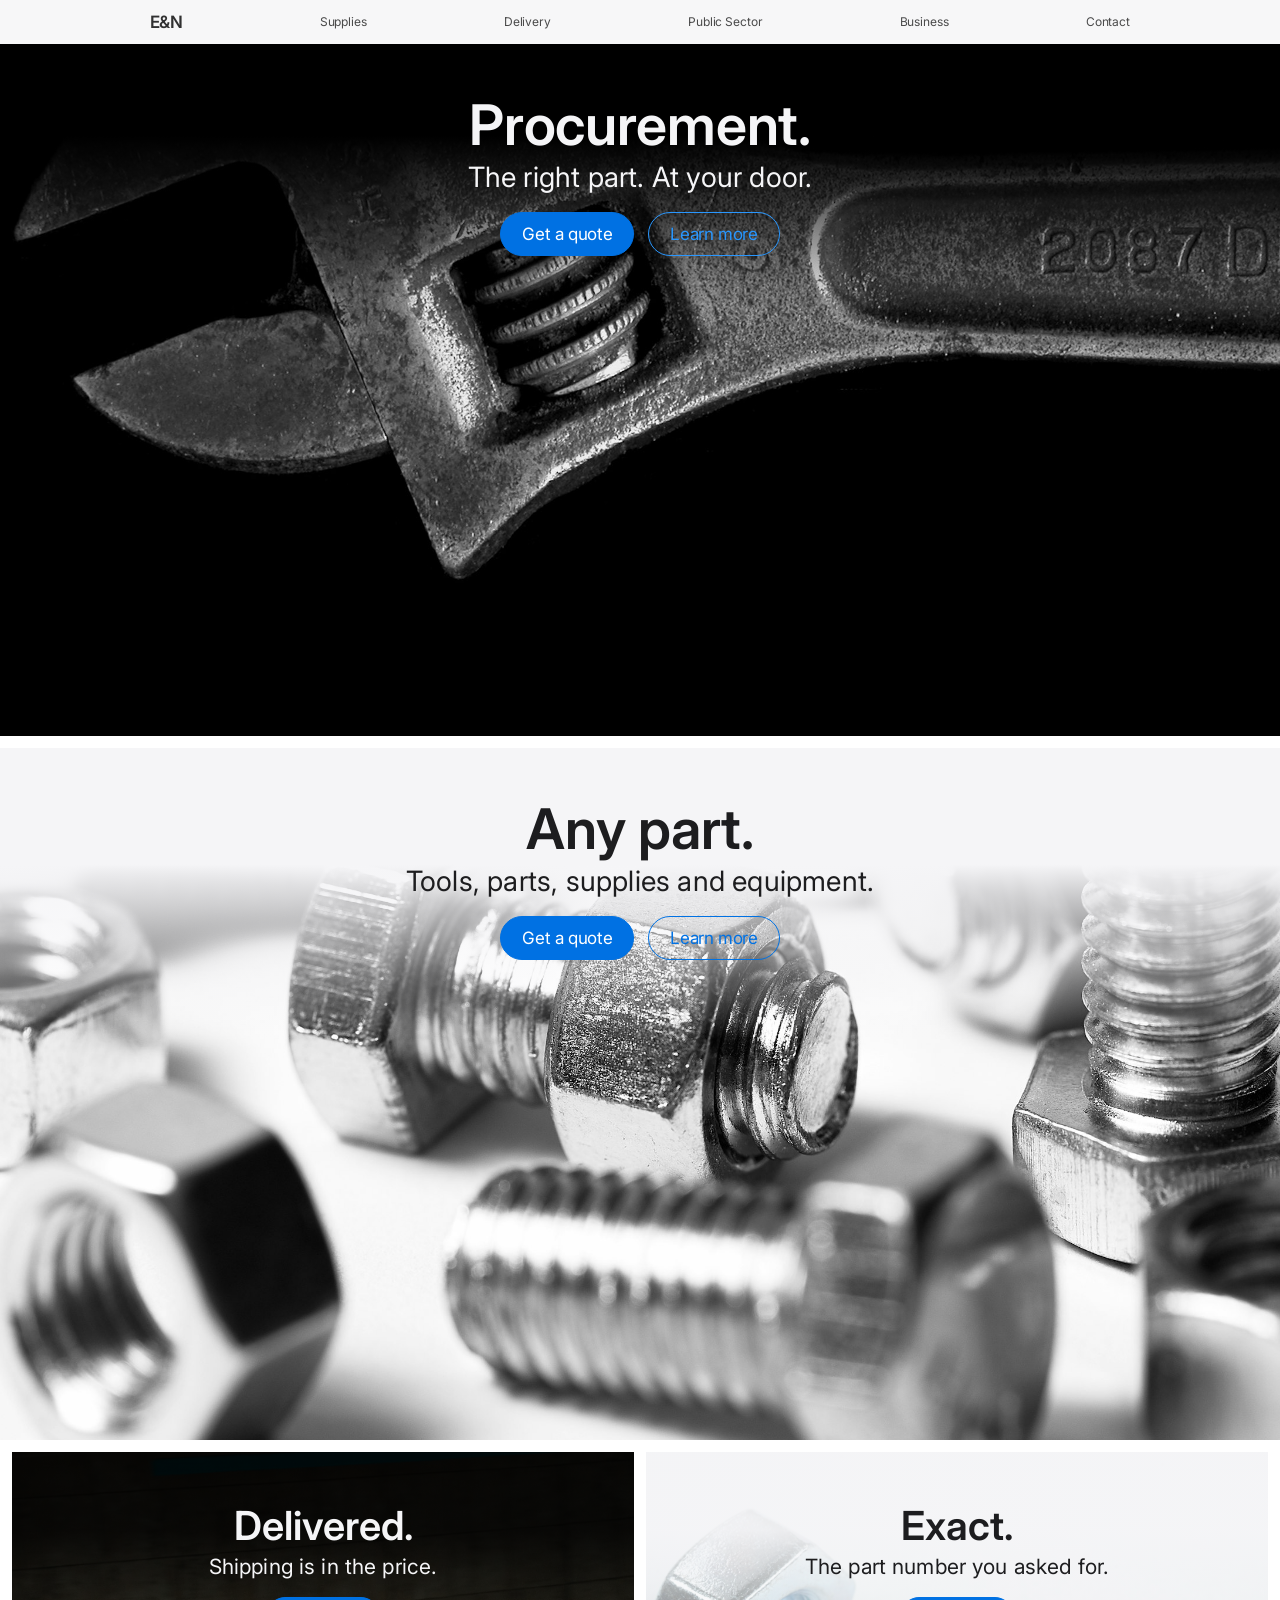
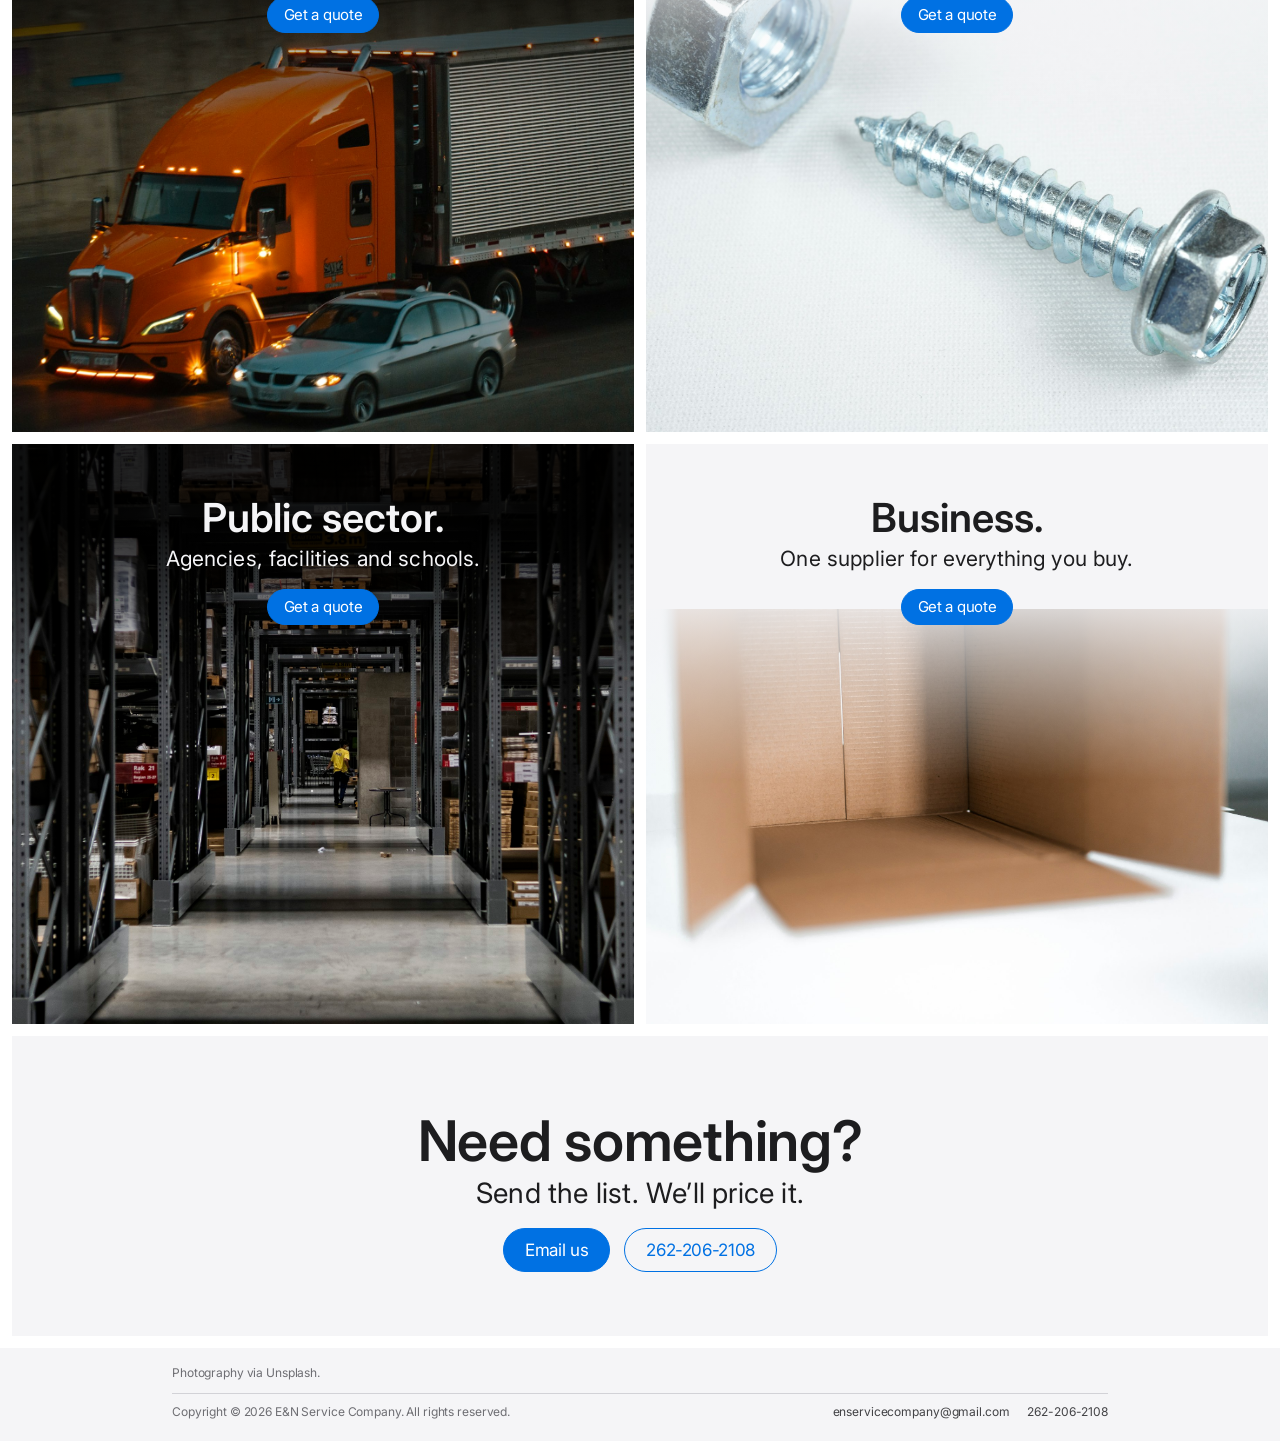
<file: index.html>
<!doctype html>
<html lang="en">
<head>
<meta charset="utf-8">
<meta name="viewport" content="width=device-width, initial-scale=1">
<title>E&amp;N Service Company</title>
<meta name="description" content="E&amp;N Service Company. Procurement for the public and private sector — the right part, delivered.">
<meta name="theme-color" content="#000000">
<meta property="og:title" content="E&amp;N Service Company">
<meta property="og:description" content="Procurement. The right part, delivered.">
<meta property="og:image" content="assets/hero-wrench.jpg">
<link rel="icon" href="assets/favicon.svg" type="image/svg+xml">
<link rel="preconnect" href="https://fonts.googleapis.com">
<link rel="preconnect" href="https://fonts.gstatic.com" crossorigin>
<link rel="stylesheet" href="https://fonts.googleapis.com/css2?family=Inter:wght@400;600&display=swap">
<link rel="stylesheet" href="styles.css?v=2">
</head>
<body>

<nav class="gnav" aria-label="Main">
  <div class="gnav-inner">
    <a class="gnav-logo" href="#top" aria-label="E&amp;N Service Company">E&amp;N</a>
    <a href="#supplies">Supplies</a>
    <a href="#delivery">Delivery</a>
    <a href="#public">Public Sector</a>
    <a href="#business">Business</a>
    <a href="#contact">Contact</a>
  </div>
</nav>

<main id="top">

  <section class="tile tile-hero dark" style="--img: url('assets/hero-wrench.jpg')">
    <div class="copy">
      <h1>Procurement.</h1>
      <p class="sub">The right part. At your door.</p>
      <div class="links">
        <a class="pill" href="#contact">Get a quote</a>
        <a class="pill ghost" href="#supplies">Learn more</a>
      </div>
    </div>
  </section>

  <section class="tile tile-full light" id="supplies" style="--img: url('assets/parts.jpg')">
    <div class="copy">
      <h2>Any part.</h2>
      <p class="sub">Tools, parts, supplies and equipment.</p>
      <div class="links">
        <a class="pill" href="#contact">Get a quote</a>
        <a class="pill ghost" href="#exact">Learn more</a>
      </div>
    </div>
  </section>

  <div class="grid">
    <section class="tile dark" id="delivery" style="--img: url('assets/truck.jpg')">
      <div class="copy">
        <h3>Delivered.</h3>
        <p class="sub">Shipping is in the price.</p>
        <div class="links"><a class="pill" href="#contact">Get a quote</a></div>
      </div>
    </section>

    <section class="tile light" id="exact" style="--img: url('assets/screw.jpg')">
      <div class="copy">
        <h3>Exact.</h3>
        <p class="sub">The part number you asked for.</p>
        <div class="links"><a class="pill" href="#contact">Get a quote</a></div>
      </div>
    </section>

    <section class="tile dark" id="public" style="--img: url('assets/warehouse.jpg')">
      <div class="copy">
        <h3>Public sector.</h3>
        <p class="sub">Agencies, facilities and schools.</p>
        <div class="links"><a class="pill" href="#contact">Get a quote</a></div>
      </div>
    </section>

    <section class="tile light" id="business" style="--img: url('assets/boxes.jpg')">
      <div class="copy">
        <h3>Business.</h3>
        <p class="sub">One supplier for everything you buy.</p>
        <div class="links"><a class="pill" href="#contact">Get a quote</a></div>
      </div>
    </section>
  </div>

  <section class="tile tile-contact" id="contact">
    <div class="copy">
      <h2>Need something?</h2>
      <p class="sub">Send the list. We&rsquo;ll price it.</p>
      <div class="links">
        <a class="pill" href="mailto:enservicecompany@gmail.com?subject=Quote%20request">Email us</a>
        <a class="pill ghost" href="tel:+12622062108">262-206-2108</a>
      </div>
    </div>
  </section>

</main>

<footer class="gfoot">
  <div class="gfoot-inner">
    <p>Photography via Unsplash.</p>
    <hr>
    <div class="gfoot-row">
      <p>Copyright &copy; <span data-year>2026</span> E&amp;N Service Company. All rights reserved.</p>
      <p class="gfoot-links">
        <a href="mailto:enservicecompany@gmail.com">enservicecompany@gmail.com</a>
        <a href="tel:+12622062108">262-206-2108</a>
      </p>
    </div>
  </div>
</footer>

<script>
  document.querySelector('[data-year]').textContent = new Date().getFullYear();
</script>
</body>
</html>
</file>
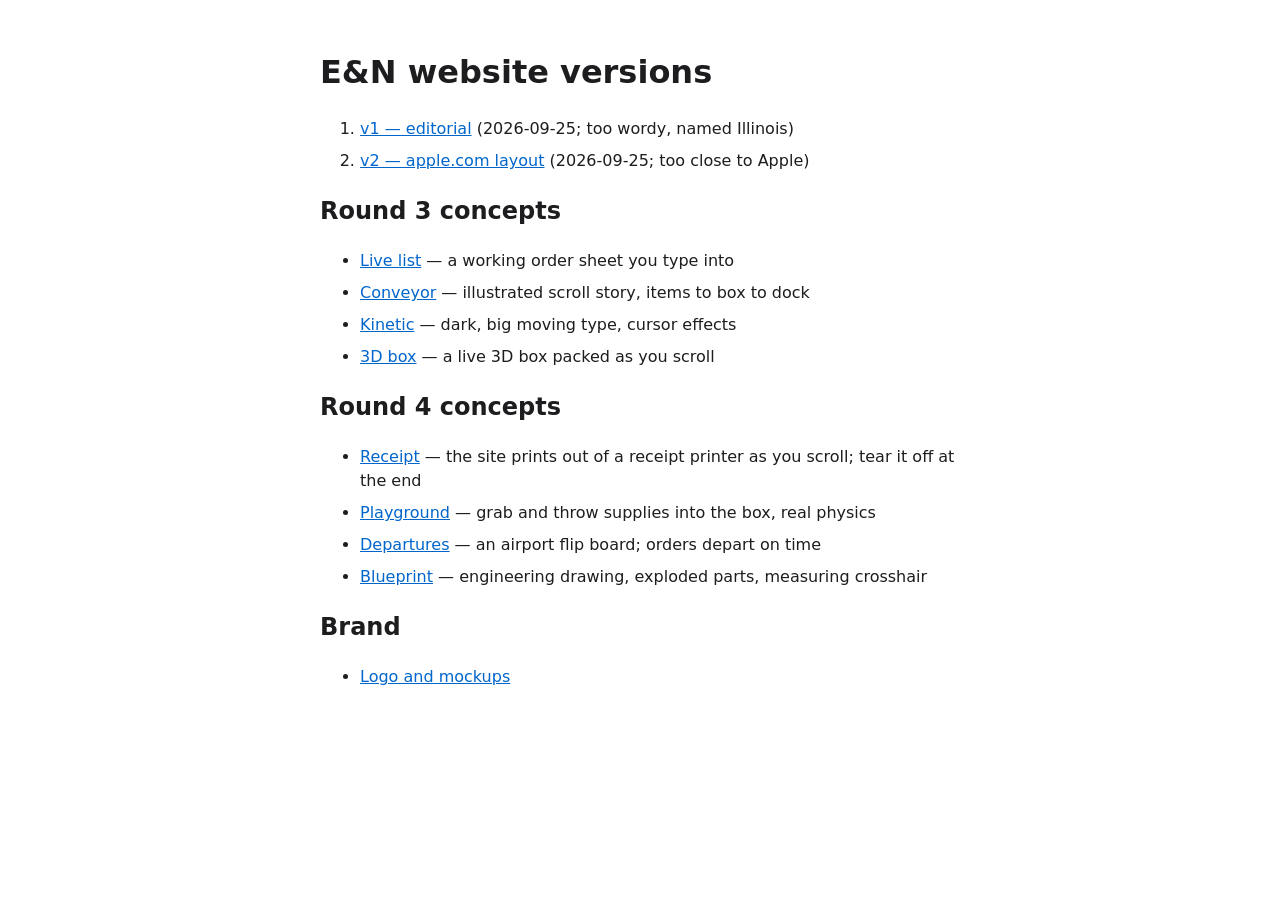
<file: versions/index.html>
<!doctype html>
<html lang="en"><head><meta charset="utf-8"><meta name="viewport" content="width=device-width, initial-scale=1">
<title>E&amp;N site versions</title>
<style>body{font:16px/1.5 system-ui,sans-serif;max-width:640px;margin:48px auto;padding:0 16px;color:#1d1d1f;background:#fff}a{color:#0066cc}li{margin:8px 0}</style>
</head><body>
<h1>E&amp;N website versions</h1>
<ol>
  <li><a href="v1-editorial/">v1 — editorial</a> (2026-09-25; too wordy, named Illinois)</li>
  <li><a href="v2-apple/">v2 — apple.com layout</a> (2026-09-25; too close to Apple)</li>
</ol>
<h2>Round 3 concepts</h2>
<ul>
  <li><a href="../options/round3/live-list/">Live list</a> — a working order sheet you type into</li>
  <li><a href="../options/round3/conveyor/">Conveyor</a> — illustrated scroll story, items to box to dock</li>
  <li><a href="../options/round3/kinetic/">Kinetic</a> — dark, big moving type, cursor effects</li>
  <li><a href="../options/round3/box-3d/">3D box</a> — a live 3D box packed as you scroll</li>
</ul>
<h2>Round 4 concepts</h2>
<ul>
  <li><a href="../options/round4/receipt/">Receipt</a> — the site prints out of a receipt printer as you scroll; tear it off at the end</li>
  <li><a href="../options/round4/playground/">Playground</a> — grab and throw supplies into the box, real physics</li>
  <li><a href="../options/round4/departures/">Departures</a> — an airport flip board; orders depart on time</li>
  <li><a href="../options/round4/blueprint/">Blueprint</a> — engineering drawing, exploded parts, measuring crosshair</li>
</ul>
<h2>Brand</h2>
<ul><li><a href="../brand/mockups.html">Logo and mockups</a></li></ul>
</body></html>
</file>
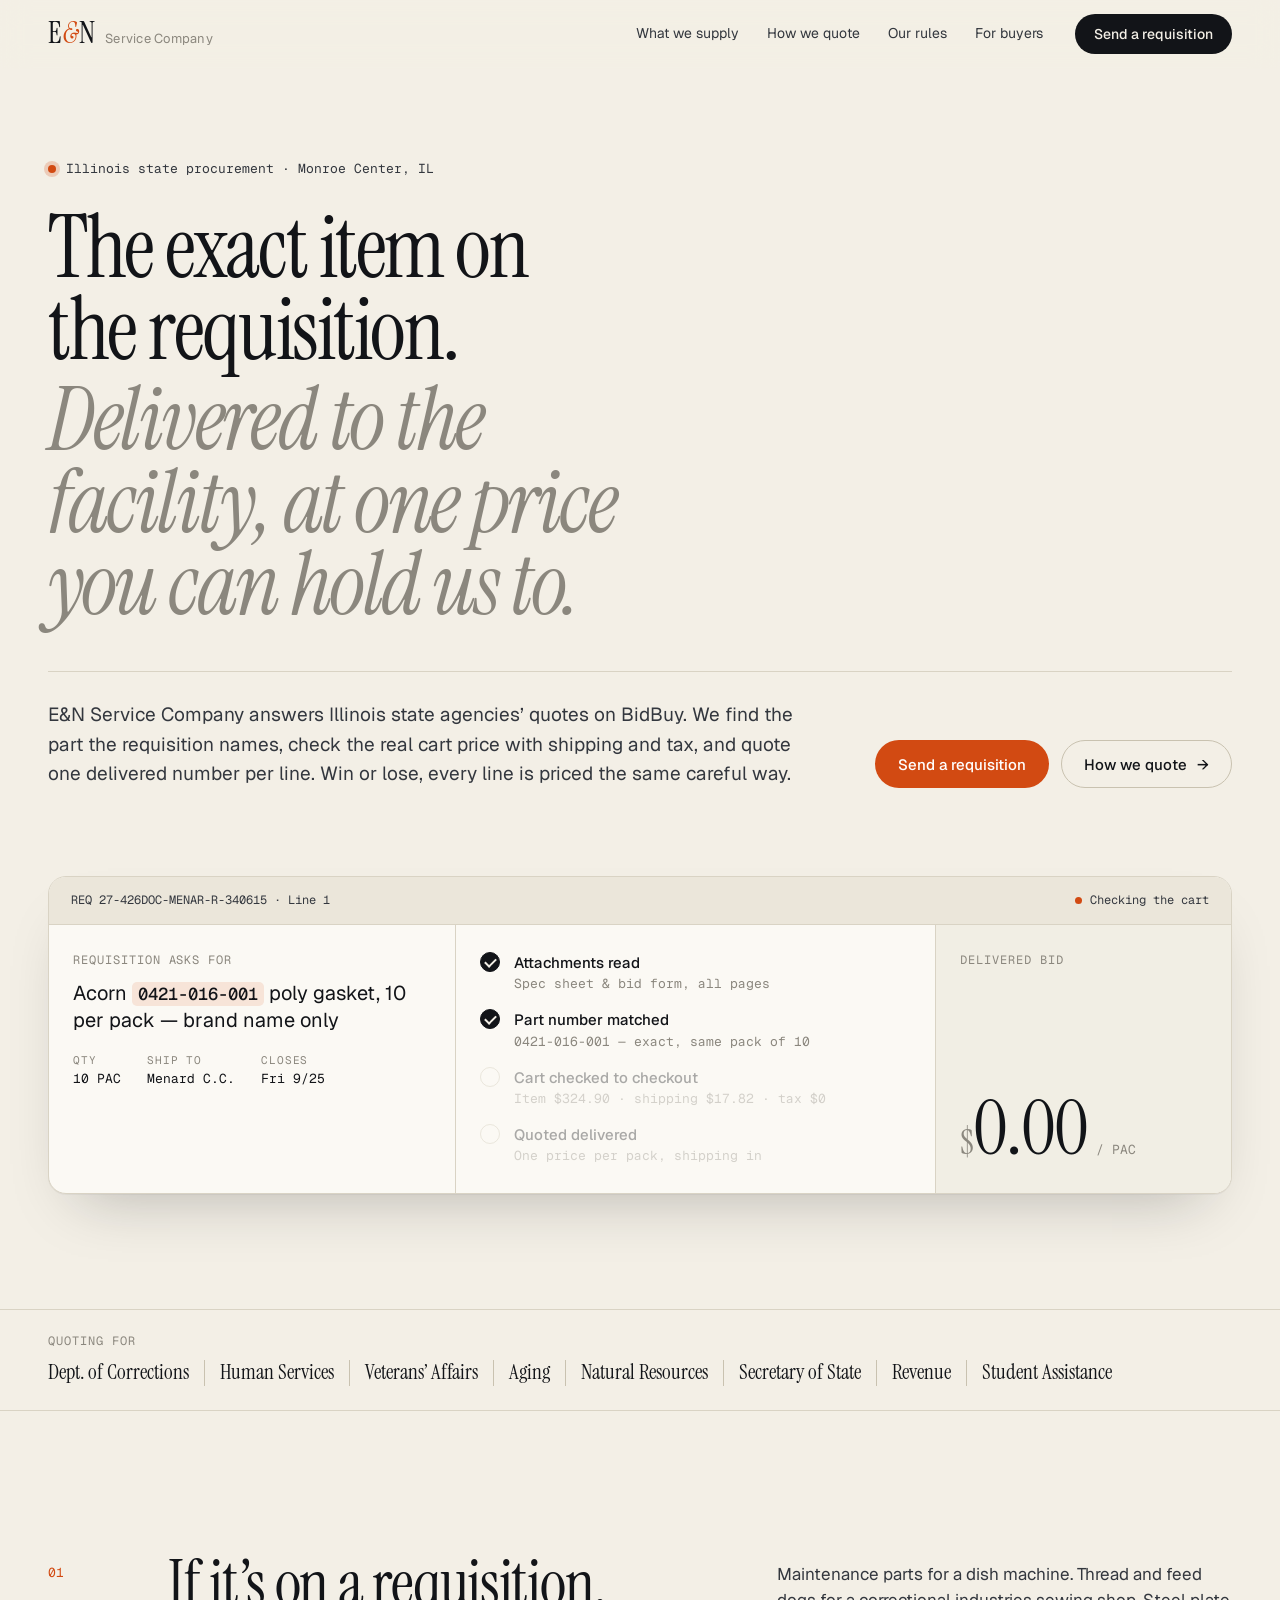
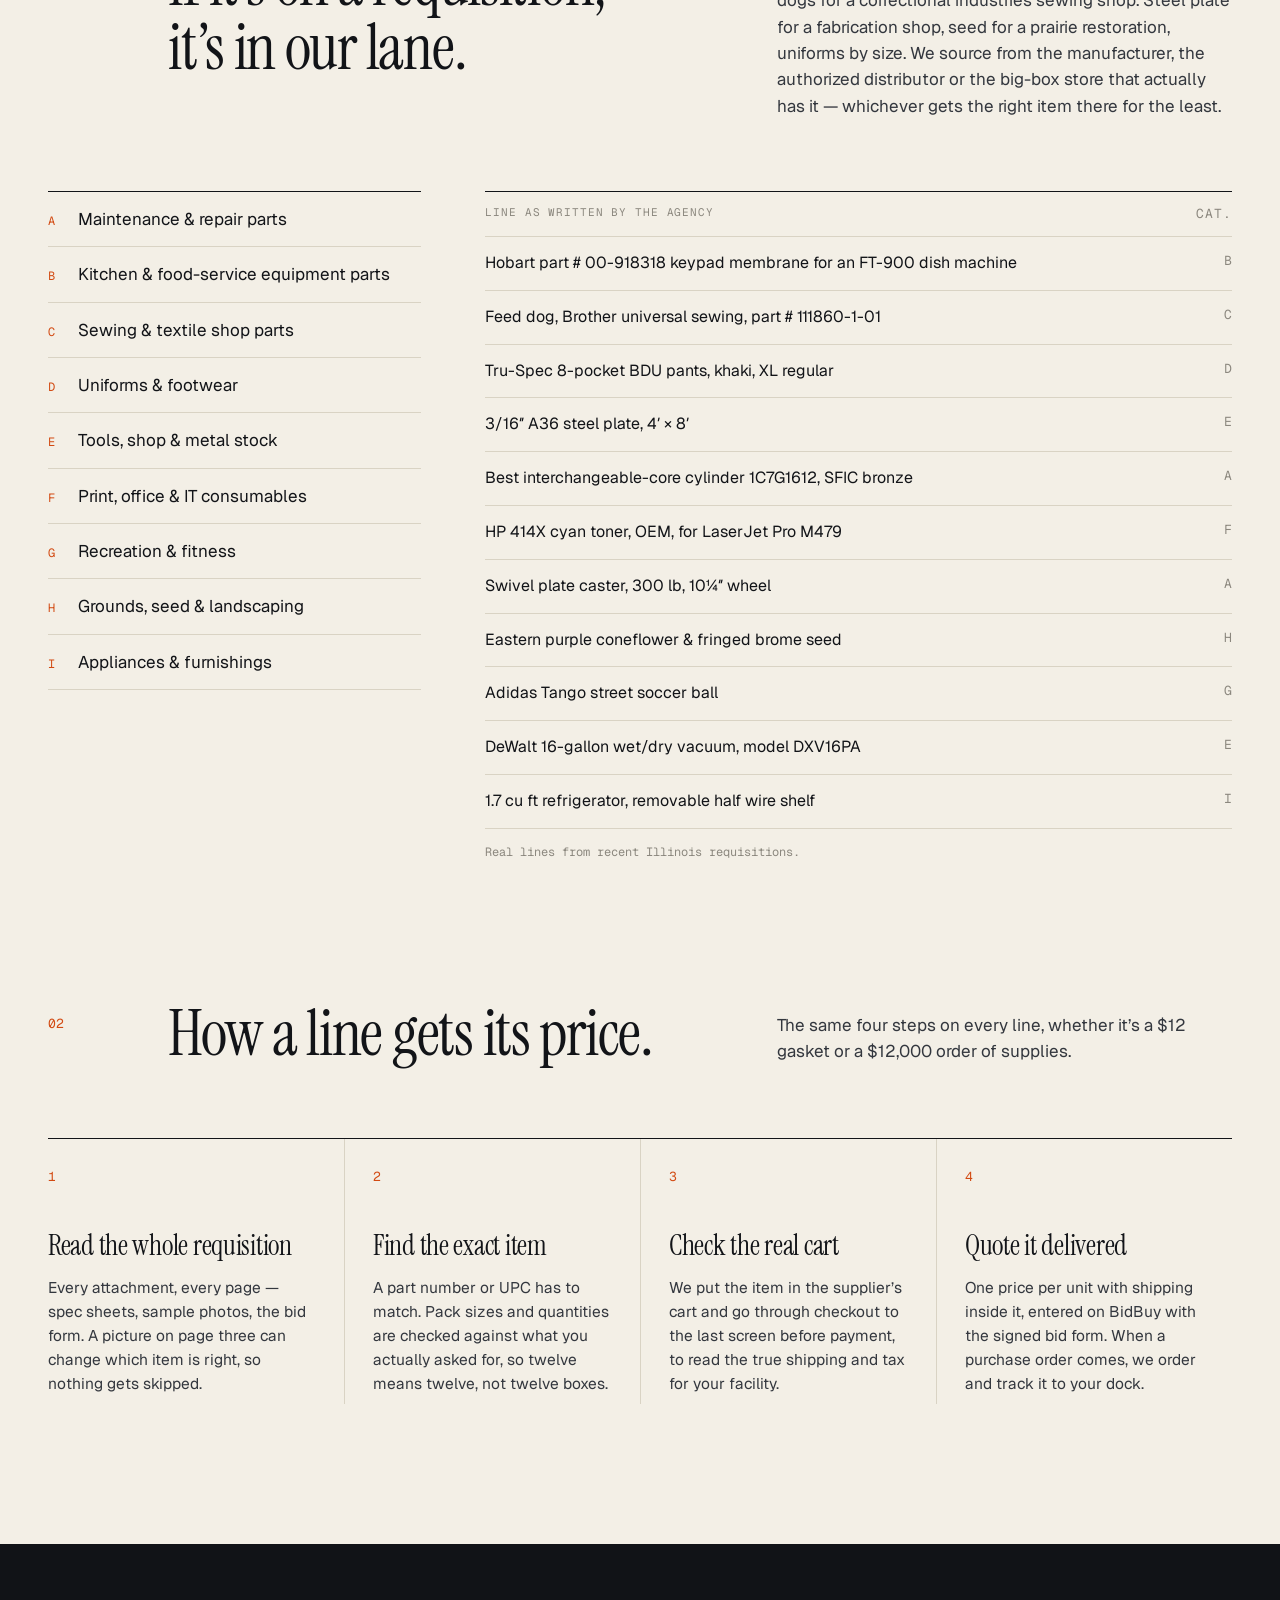
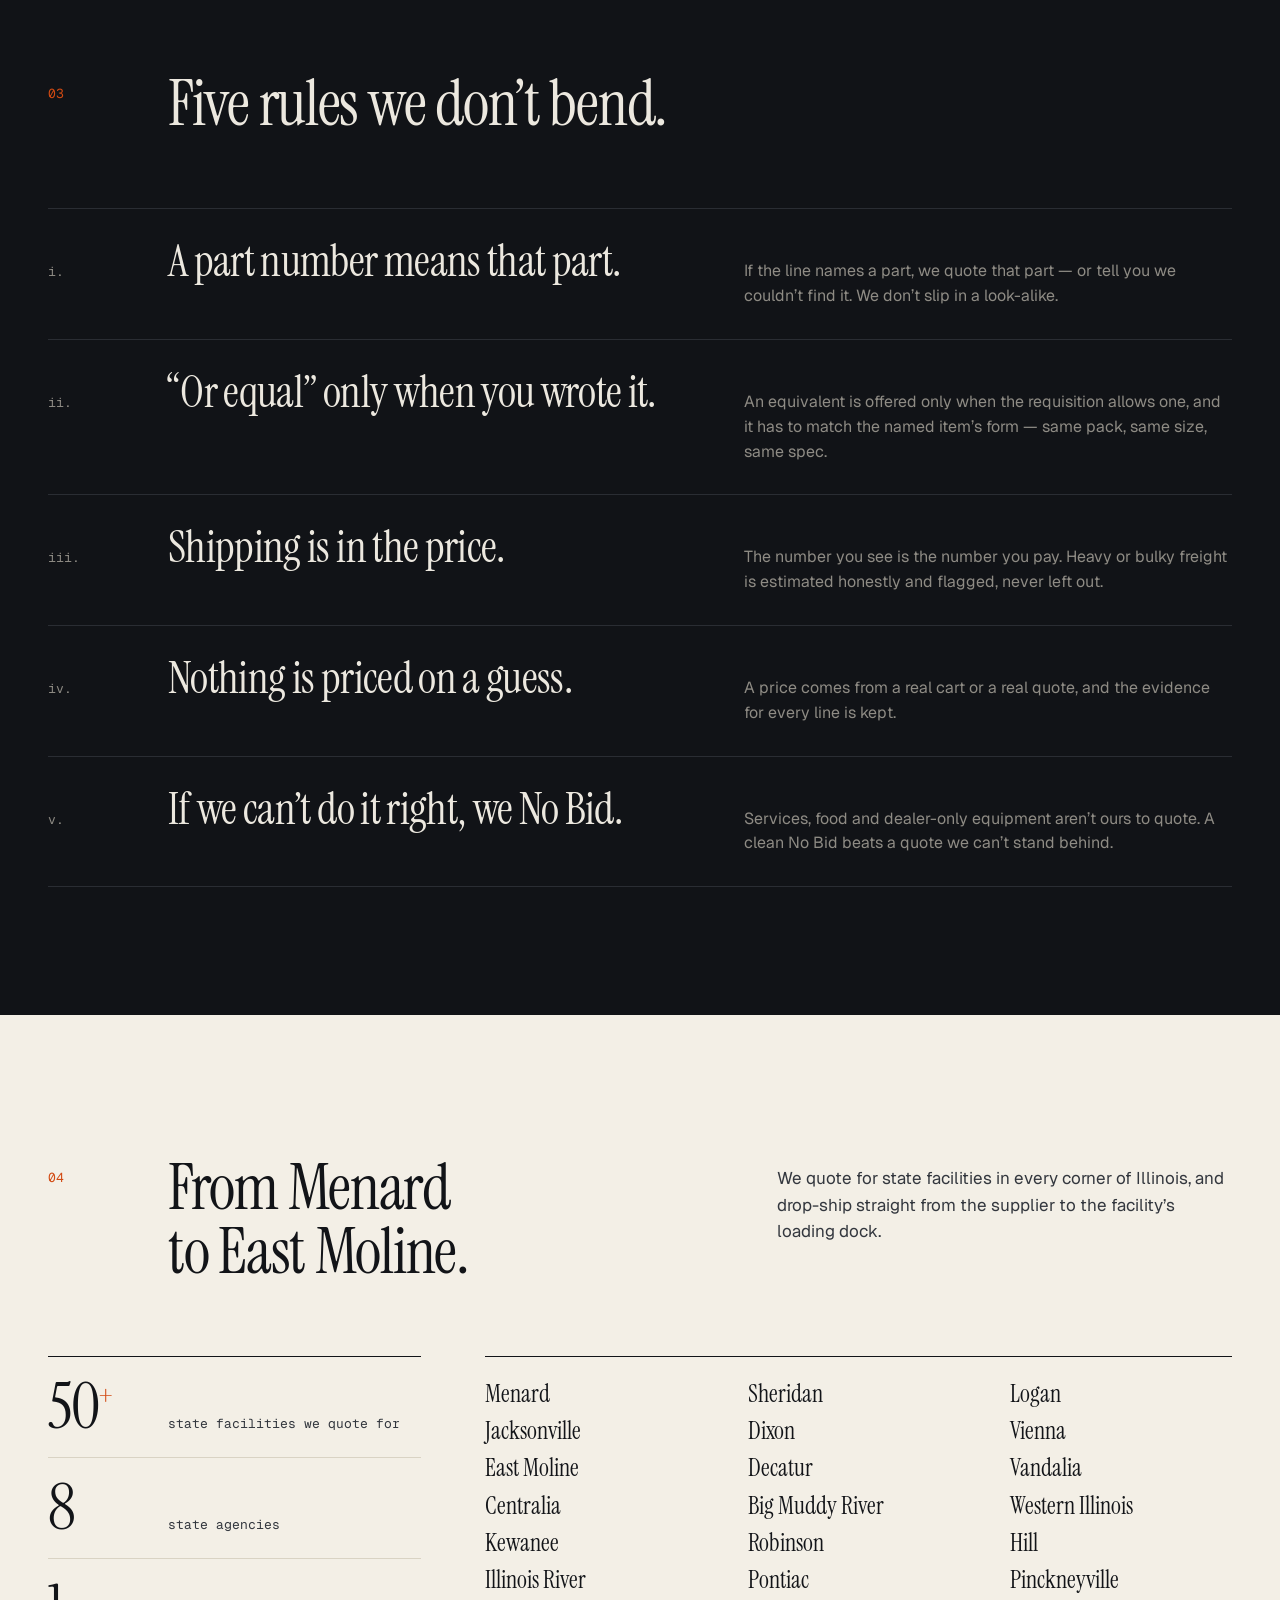
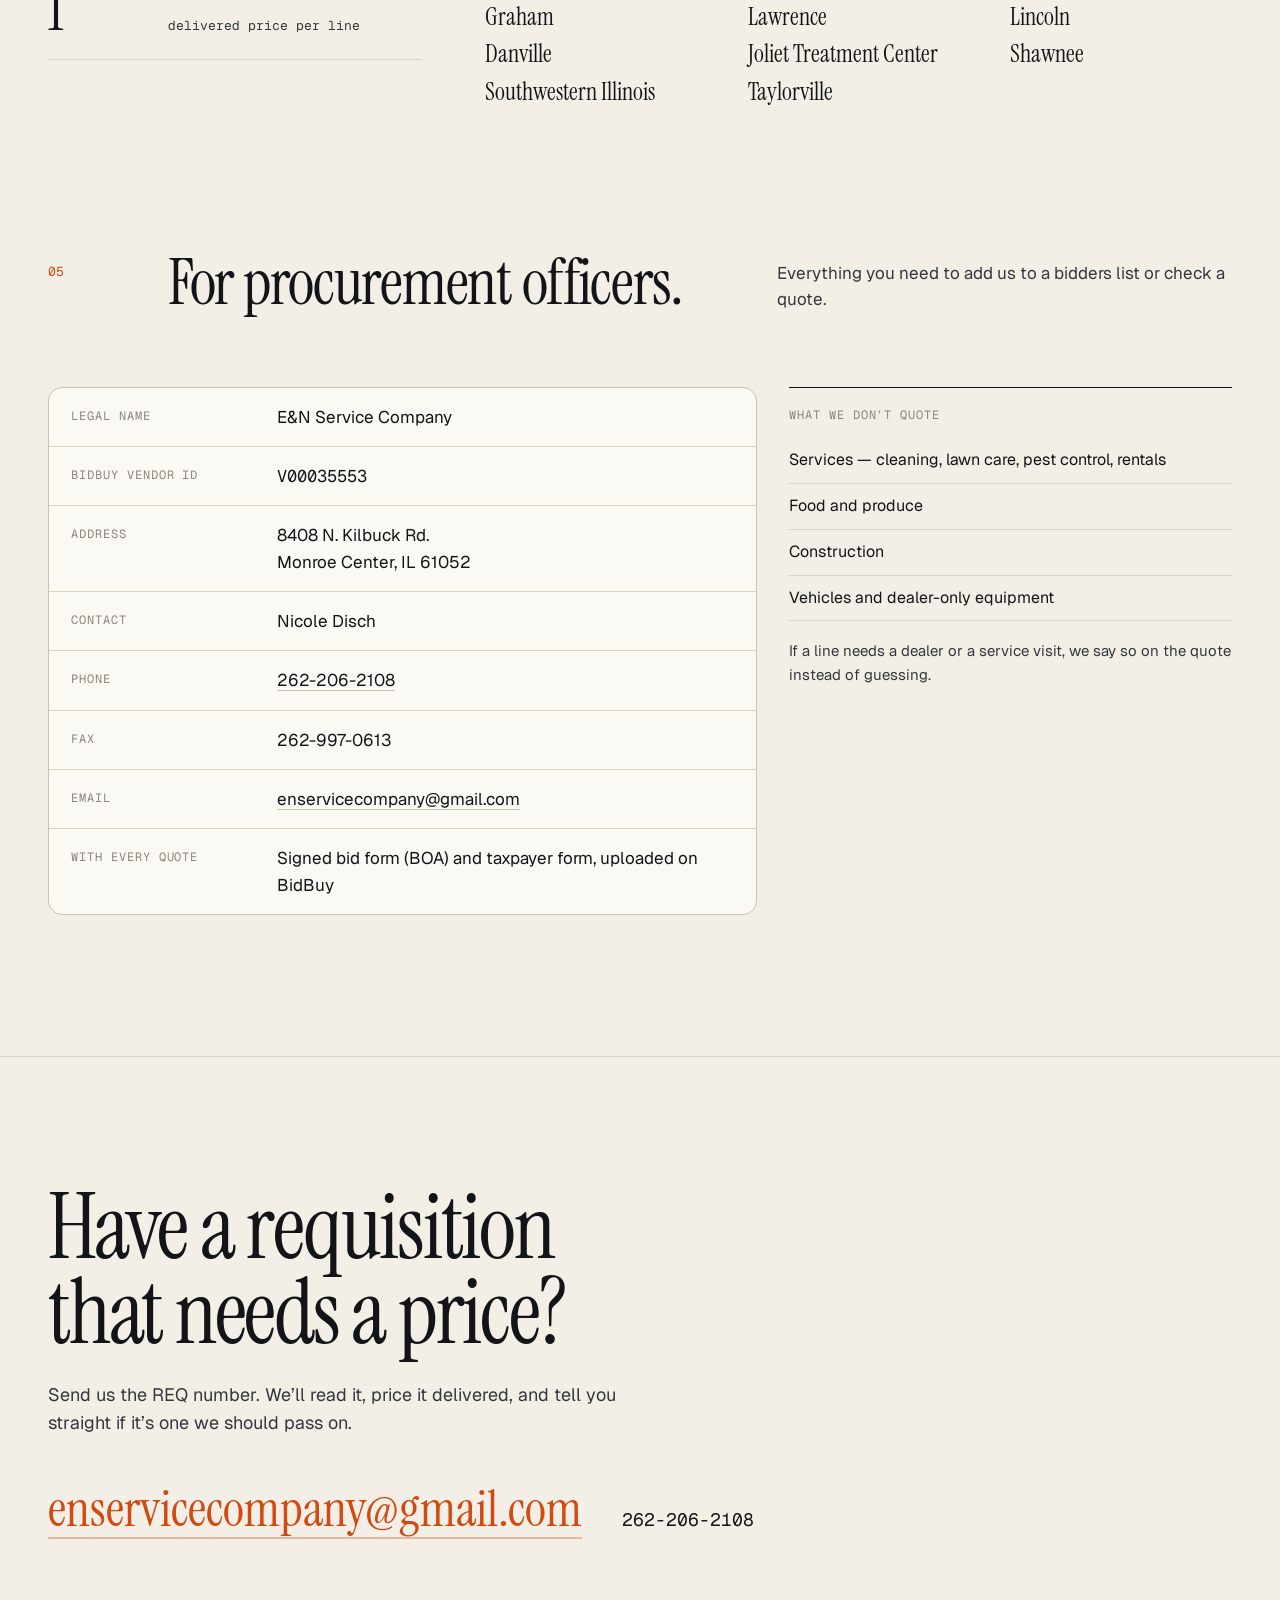
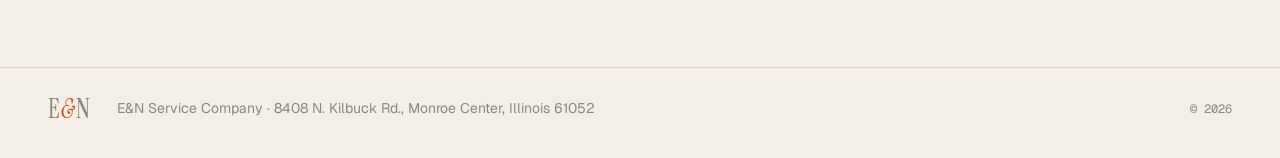
<file: versions/v1-editorial/index.html>
<!doctype html>
<html lang="en">
<head>
<meta charset="utf-8">
<meta name="viewport" content="width=device-width, initial-scale=1">
<title>E&amp;N Service Company — The exact item, delivered, for Illinois state agencies</title>
<meta name="description" content="E&amp;N Service Company quotes and supplies Illinois state agencies through BidBuy — the exact part on the requisition, one delivered price with shipping in, drop-shipped to the facility. Monroe Center, Illinois.">
<meta name="theme-color" content="#f3efe6" media="(prefers-color-scheme: light)">
<meta name="theme-color" content="#0f1114" media="(prefers-color-scheme: dark)">
<meta property="og:title" content="E&amp;N Service Company">
<meta property="og:description" content="The exact item on the requisition. Delivered, at one price you can hold us to.">
<meta property="og:type" content="website">
<link rel="icon" href="assets/favicon.svg" type="image/svg+xml">
<link rel="preconnect" href="https://fonts.googleapis.com">
<link rel="preconnect" href="https://fonts.gstatic.com" crossorigin>
<link href="https://fonts.googleapis.com/css2?family=Geist:wght@400;500;600&family=Geist+Mono:wght@400;500&family=Instrument+Serif:ital@0;1&display=swap" rel="stylesheet">
<link rel="stylesheet" href="styles.css">
</head>
<body>
<a class="skip" href="#main">Skip to content</a>

<header class="nav" id="top">
  <div class="wrap nav-inner">
    <a class="brand" href="#top" aria-label="E&amp;N Service Company, home">
      <span class="brand-mark" aria-hidden="true">E<i>&amp;</i>N</span>
      <span class="brand-name">Service Company</span>
    </a>
    <nav class="nav-links" aria-label="Sections">
      <a href="#supply">What we supply</a>
      <a href="#method">How we quote</a>
      <a href="#rules">Our rules</a>
      <a href="#buyers">For buyers</a>
    </nav>
    <a class="btn btn-ink nav-cta" href="mailto:enservicecompany@gmail.com?subject=Requisition%20for%20a%20quote">Send a requisition</a>
  </div>
</header>

<main id="main">

<!-- ============================ HERO ============================ -->
<section class="hero wrap">
  <p class="kicker mono"><span class="dot" aria-hidden="true"></span>Illinois state procurement &middot; Monroe Center, IL</p>
  <h1 class="hero-title">
    <span class="t-ink">The exact item on the requisition.</span>
    <span class="t-soft">Delivered to the facility, at one price you can hold us to.</span>
  </h1>
  <div class="hero-foot">
    <p class="lede">E&amp;N Service Company answers Illinois state agencies&rsquo; quotes on BidBuy. We find the part the requisition names, check the real cart price with shipping and tax, and quote one delivered number per line. Win or lose, every line is priced the same careful way.</p>
    <div class="cta-row">
      <a class="btn btn-accent" href="mailto:enservicecompany@gmail.com?subject=Requisition%20for%20a%20quote">Send a requisition</a>
      <a class="btn btn-ghost" href="#method">How we quote <span aria-hidden="true">&rarr;</span></a>
    </div>
  </div>

  <!-- The product: one requisition line, quoted -->
  <figure class="ticket" aria-label="Example: one requisition line going from request to delivered price">
    <div class="ticket-bar">
      <span class="mono ticket-id">REQ 27-426DOC-MENAR-R-340615 · Line 1</span>
      <span class="ticket-status mono" data-status>Reading requisition</span>
    </div>
    <div class="ticket-body">
      <div class="ticket-item">
        <p class="label mono">Requisition asks for</p>
        <p class="ticket-desc">Acorn <b>0421-016-001</b> poly gasket, 10 per pack &mdash; brand name only</p>
        <dl class="ticket-meta mono">
          <div><dt>Qty</dt><dd>10 PAC</dd></div>
          <div><dt>Ship to</dt><dd>Menard C.C.</dd></div>
          <div><dt>Closes</dt><dd>Fri 9/25</dd></div>
        </dl>
      </div>
      <ol class="ticket-steps">
        <li data-step="1"><span class="tick" aria-hidden="true"></span><div><b>Attachments read</b><span>Spec sheet &amp; bid form, all pages</span></div></li>
        <li data-step="2"><span class="tick" aria-hidden="true"></span><div><b>Part number matched</b><span>0421-016-001 &mdash; exact, same pack of 10</span></div></li>
        <li data-step="3"><span class="tick" aria-hidden="true"></span><div><b>Cart checked to checkout</b><span>Item $324.90 &middot; shipping $17.82 &middot; tax $0</span></div></li>
        <li data-step="4"><span class="tick" aria-hidden="true"></span><div><b>Quoted delivered</b><span>One price per pack, shipping in</span></div></li>
      </ol>
      <div class="ticket-total">
        <span class="label mono">Delivered bid</span>
        <span class="price"><small>$</small><span data-price>39.41</span><small class="per">/ PAC</small></span>
      </div>
    </div>
  </figure>
</section>

<!-- ============================ AGENCIES STRIP ============================ -->
<section class="strip" aria-label="Agencies we quote for">
  <div class="wrap strip-inner">
    <p class="mono strip-label">Quoting for</p>
    <ul class="strip-list">
      <li>Dept. of Corrections</li>
      <li>Human Services</li>
      <li>Veterans&rsquo; Affairs</li>
      <li>Aging</li>
      <li>Natural Resources</li>
      <li>Secretary of State</li>
      <li>Revenue</li>
      <li>Student Assistance</li>
    </ul>
  </div>
</section>

<!-- ============================ 01 SUPPLY ============================ -->
<section class="section wrap" id="supply">
  <header class="sec-head">
    <p class="sec-num mono">01</p>
    <h2 class="sec-title">If it&rsquo;s on a requisition, it&rsquo;s in our lane.</h2>
    <p class="sec-lede">Maintenance parts for a dish machine. Thread and feed dogs for a correctional industries sewing shop. Steel plate for a fabrication shop, seed for a prairie restoration, uniforms by size. We source from the manufacturer, the authorized distributor or the big-box store that actually has it &mdash; whichever gets the right item there for the least.</p>
  </header>

  <div class="supply">
    <ul class="cats" aria-label="Categories">
      <li><span class="mono">A</span>Maintenance &amp; repair parts</li>
      <li><span class="mono">B</span>Kitchen &amp; food-service equipment parts</li>
      <li><span class="mono">C</span>Sewing &amp; textile shop parts</li>
      <li><span class="mono">D</span>Uniforms &amp; footwear</li>
      <li><span class="mono">E</span>Tools, shop &amp; metal stock</li>
      <li><span class="mono">F</span>Print, office &amp; IT consumables</li>
      <li><span class="mono">G</span>Recreation &amp; fitness</li>
      <li><span class="mono">H</span>Grounds, seed &amp; landscaping</li>
      <li><span class="mono">I</span>Appliances &amp; furnishings</li>
    </ul>

    <div class="index" role="table" aria-label="A sample of lines we have quoted">
      <div class="index-row index-head mono" role="row">
        <span role="columnheader">Line as written by the agency</span>
        <span role="columnheader">Cat.</span>
      </div>
      <div class="index-row" role="row"><span role="cell">Hobart part # 00-918318 keypad membrane for an FT-900 dish machine</span><span class="mono" role="cell">B</span></div>
      <div class="index-row" role="row"><span role="cell">Feed dog, Brother universal sewing, part # 111860-1-01</span><span class="mono" role="cell">C</span></div>
      <div class="index-row" role="row"><span role="cell">Tru-Spec 8-pocket BDU pants, khaki, XL regular</span><span class="mono" role="cell">D</span></div>
      <div class="index-row" role="row"><span role="cell">3/16&Prime; A36 steel plate, 4&prime; &times; 8&prime;</span><span class="mono" role="cell">E</span></div>
      <div class="index-row" role="row"><span role="cell">Best interchangeable-core cylinder 1C7G1612, SFIC bronze</span><span class="mono" role="cell">A</span></div>
      <div class="index-row" role="row"><span role="cell">HP 414X cyan toner, OEM, for LaserJet Pro M479</span><span class="mono" role="cell">F</span></div>
      <div class="index-row" role="row"><span role="cell">Swivel plate caster, 300 lb, 10&frac14;&Prime; wheel</span><span class="mono" role="cell">A</span></div>
      <div class="index-row" role="row"><span role="cell">Eastern purple coneflower &amp; fringed brome seed</span><span class="mono" role="cell">H</span></div>
      <div class="index-row" role="row"><span role="cell">Adidas Tango street soccer ball</span><span class="mono" role="cell">G</span></div>
      <div class="index-row" role="row"><span role="cell">DeWalt 16-gallon wet/dry vacuum, model DXV16PA</span><span class="mono" role="cell">E</span></div>
      <div class="index-row" role="row"><span role="cell">1.7 cu ft refrigerator, removable half wire shelf</span><span class="mono" role="cell">I</span></div>
      <p class="index-note mono">Real lines from recent Illinois requisitions.</p>
    </div>
  </div>
</section>

<!-- ============================ 02 METHOD ============================ -->
<section class="section wrap" id="method">
  <header class="sec-head">
    <p class="sec-num mono">02</p>
    <h2 class="sec-title">How a line gets its price.</h2>
    <p class="sec-lede">The same four steps on every line, whether it&rsquo;s a $12 gasket or a $12,000 order of supplies.</p>
  </header>

  <ol class="steps">
    <li class="step">
      <p class="step-n mono">1</p>
      <h3>Read the whole requisition</h3>
      <p>Every attachment, every page &mdash; spec sheets, sample photos, the bid form. A picture on page three can change which item is right, so nothing gets skipped.</p>
    </li>
    <li class="step">
      <p class="step-n mono">2</p>
      <h3>Find the exact item</h3>
      <p>A part number or UPC has to match. Pack sizes and quantities are checked against what you actually asked for, so twelve means twelve, not twelve boxes.</p>
    </li>
    <li class="step">
      <p class="step-n mono">3</p>
      <h3>Check the real cart</h3>
      <p>We put the item in the supplier&rsquo;s cart and go through checkout to the last screen before payment, to read the true shipping and tax for your facility.</p>
    </li>
    <li class="step">
      <p class="step-n mono">4</p>
      <h3>Quote it delivered</h3>
      <p>One price per unit with shipping inside it, entered on BidBuy with the signed bid form. When a purchase order comes, we order and track it to your dock.</p>
    </li>
  </ol>
</section>

<!-- ============================ 03 RULES (dark) ============================ -->
<section class="rules" id="rules">
  <div class="wrap">
    <header class="sec-head sec-head-dark">
      <p class="sec-num mono">03</p>
      <h2 class="sec-title">Five rules we don&rsquo;t bend.</h2>
    </header>
    <ol class="rule-list">
      <li><span class="rule-n mono">i.</span><h3>A part number means that part.</h3><p>If the line names a part, we quote that part &mdash; or tell you we couldn&rsquo;t find it. We don&rsquo;t slip in a look-alike.</p></li>
      <li><span class="rule-n mono">ii.</span><h3>&ldquo;Or equal&rdquo; only when you wrote it.</h3><p>An equivalent is offered only when the requisition allows one, and it has to match the named item&rsquo;s form &mdash; same pack, same size, same spec.</p></li>
      <li><span class="rule-n mono">iii.</span><h3>Shipping is in the price.</h3><p>The number you see is the number you pay. Heavy or bulky freight is estimated honestly and flagged, never left out.</p></li>
      <li><span class="rule-n mono">iv.</span><h3>Nothing is priced on a guess.</h3><p>A price comes from a real cart or a real quote, and the evidence for every line is kept.</p></li>
      <li><span class="rule-n mono">v.</span><h3>If we can&rsquo;t do it right, we No Bid.</h3><p>Services, food and dealer-only equipment aren&rsquo;t ours to quote. A clean No Bid beats a quote we can&rsquo;t stand behind.</p></li>
    </ol>
  </div>
</section>

<!-- ============================ 04 WHERE ============================ -->
<section class="section wrap" id="where">
  <header class="sec-head">
    <p class="sec-num mono">04</p>
    <h2 class="sec-title">From Menard to East Moline.</h2>
    <p class="sec-lede">We quote for state facilities in every corner of Illinois, and drop-ship straight from the supplier to the facility&rsquo;s loading dock.</p>
  </header>
  <div class="where">
    <div class="where-facts">
      <p><span class="big">50<sup>+</sup></span><span class="mono">state facilities we quote for</span></p>
      <p><span class="big">8</span><span class="mono">state agencies</span></p>
      <p><span class="big">1</span><span class="mono">delivered price per line</span></p>
    </div>
    <ul class="places" aria-label="Some of the facilities we quote for">
      <li>Menard</li><li>Jacksonville</li><li>East Moline</li><li>Centralia</li><li>Kewanee</li>
      <li>Illinois River</li><li>Graham</li><li>Danville</li><li>Southwestern Illinois</li><li>Sheridan</li>
      <li>Dixon</li><li>Decatur</li><li>Big Muddy River</li><li>Robinson</li><li>Pontiac</li>
      <li>Lawrence</li><li>Joliet Treatment Center</li><li>Taylorville</li><li>Logan</li><li>Vienna</li>
      <li>Vandalia</li><li>Western Illinois</li><li>Hill</li><li>Pinckneyville</li><li>Lincoln</li>
      <li>Shawnee</li>
    </ul>
  </div>
</section>

<!-- ============================ 05 BUYERS ============================ -->
<section class="section wrap" id="buyers">
  <header class="sec-head">
    <p class="sec-num mono">05</p>
    <h2 class="sec-title">For procurement officers.</h2>
    <p class="sec-lede">Everything you need to add us to a bidders list or check a quote.</p>
  </header>
  <div class="spec">
    <dl class="spec-sheet">
      <div><dt class="mono">Legal name</dt><dd>E&amp;N Service Company</dd></div>
      <div><dt class="mono">BidBuy vendor ID</dt><dd class="mono">V00035553</dd></div>
      <div><dt class="mono">Address</dt><dd>8408 N. Kilbuck Rd.<br>Monroe Center, IL 61052</dd></div>
      <div><dt class="mono">Contact</dt><dd>Nicole Disch</dd></div>
      <div><dt class="mono">Phone</dt><dd><a href="tel:+12622062108">262-206-2108</a></dd></div>
      <div><dt class="mono">Fax</dt><dd>262-997-0613</dd></div>
      <div><dt class="mono">Email</dt><dd><a href="mailto:enservicecompany@gmail.com">enservicecompany@gmail.com</a></dd></div>
      <div><dt class="mono">With every quote</dt><dd>Signed bid form (BOA) and taxpayer form, uploaded on BidBuy</dd></div>
    </dl>
    <aside class="spec-note">
      <p class="mono label">What we don&rsquo;t quote</p>
      <ul>
        <li>Services &mdash; cleaning, lawn care, pest control, rentals</li>
        <li>Food and produce</li>
        <li>Construction</li>
        <li>Vehicles and dealer-only equipment</li>
      </ul>
      <p class="spec-small">If a line needs a dealer or a service visit, we say so on the quote instead of guessing.</p>
    </aside>
  </div>
</section>

<!-- ============================ CONTACT ============================ -->
<section class="contact" id="contact">
  <div class="wrap contact-inner">
    <h2 class="contact-title">Have a requisition that needs a price?</h2>
    <p class="contact-lede">Send us the REQ number. We&rsquo;ll read it, price it delivered, and tell you straight if it&rsquo;s one we should pass on.</p>
    <div class="contact-actions">
      <a class="contact-big" href="mailto:enservicecompany@gmail.com?subject=Requisition%20for%20a%20quote">enservicecompany@gmail.com</a>
      <a class="contact-phone mono" href="tel:+12622062108">262-206-2108</a>
    </div>
  </div>
</section>

</main>

<footer class="foot">
  <div class="wrap foot-inner">
    <p class="brand-mark small" aria-hidden="true">E<i>&amp;</i>N</p>
    <p>E&amp;N Service Company &middot; 8408 N. Kilbuck Rd., Monroe Center, Illinois 61052</p>
    <p class="mono">&copy; <span data-year>2026</span></p>
  </div>
</footer>

<script src="main.js" defer></script>
</body>
</html>
</file>
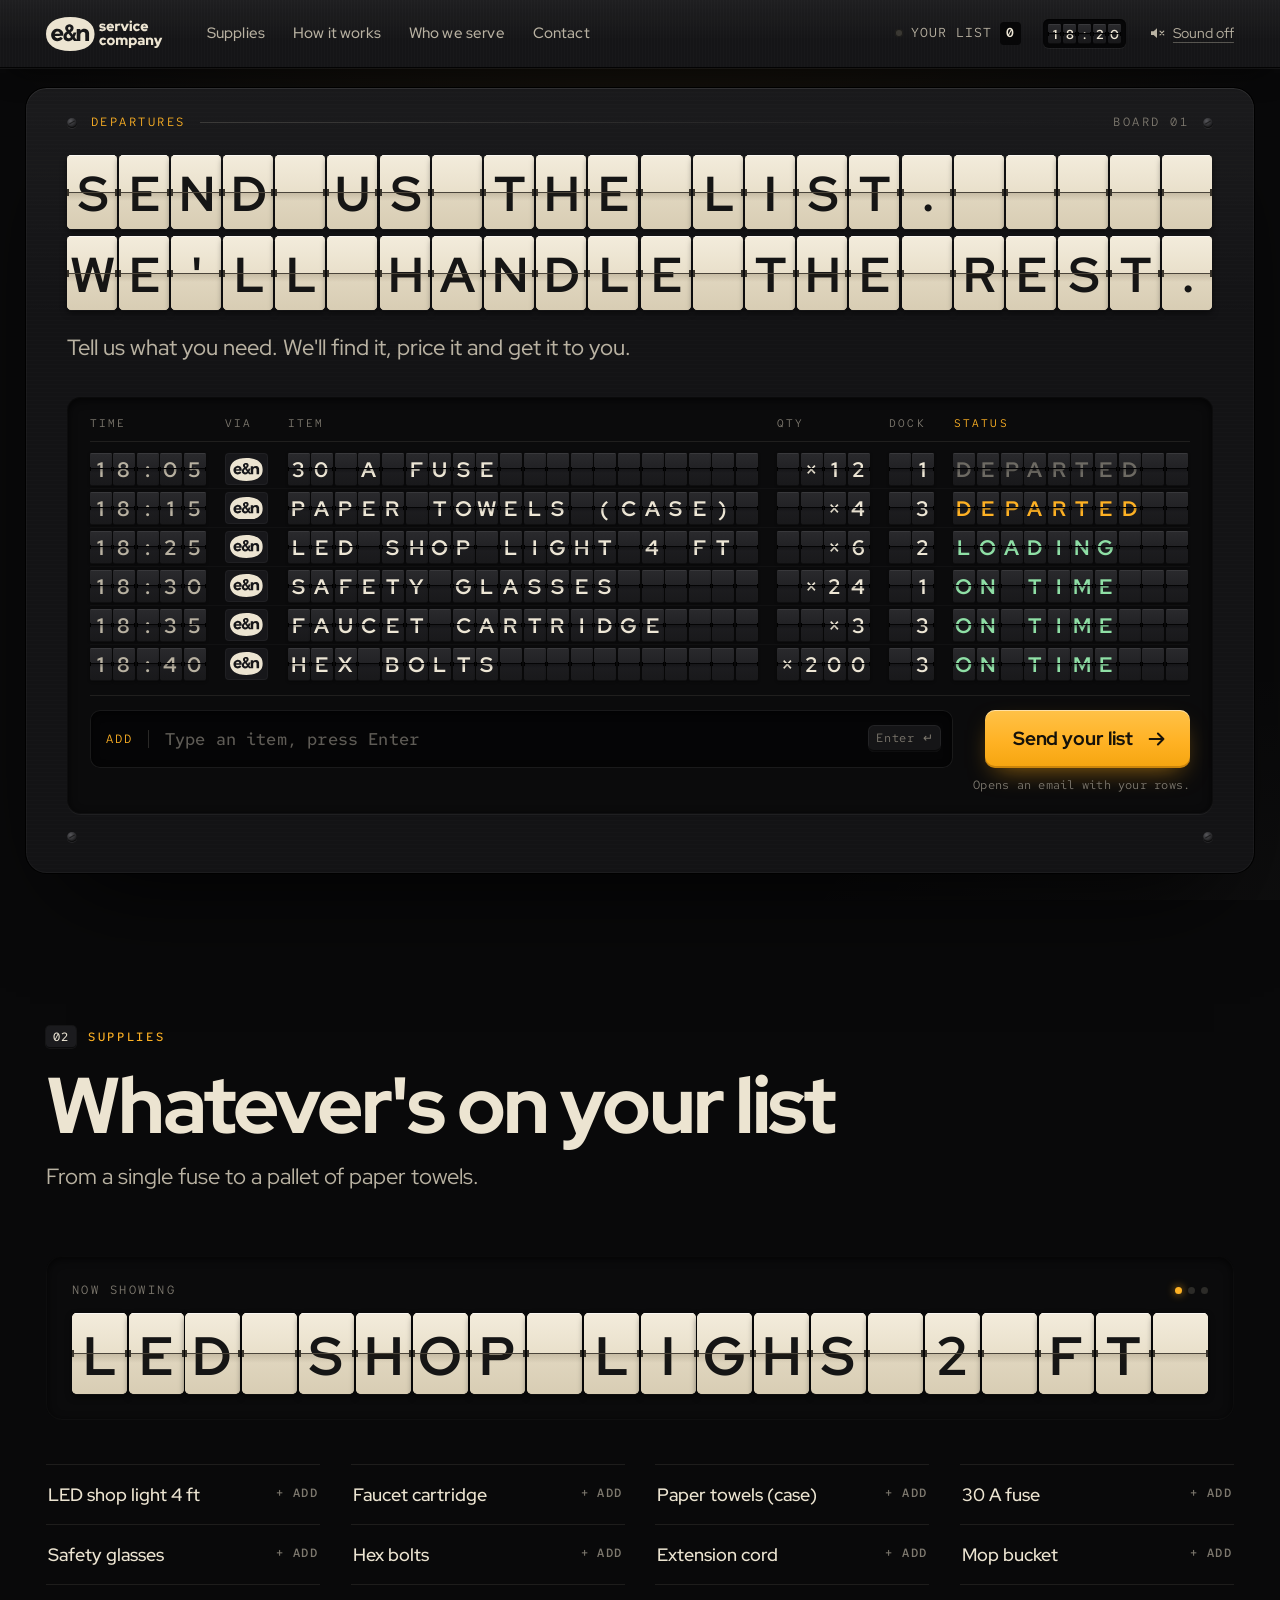
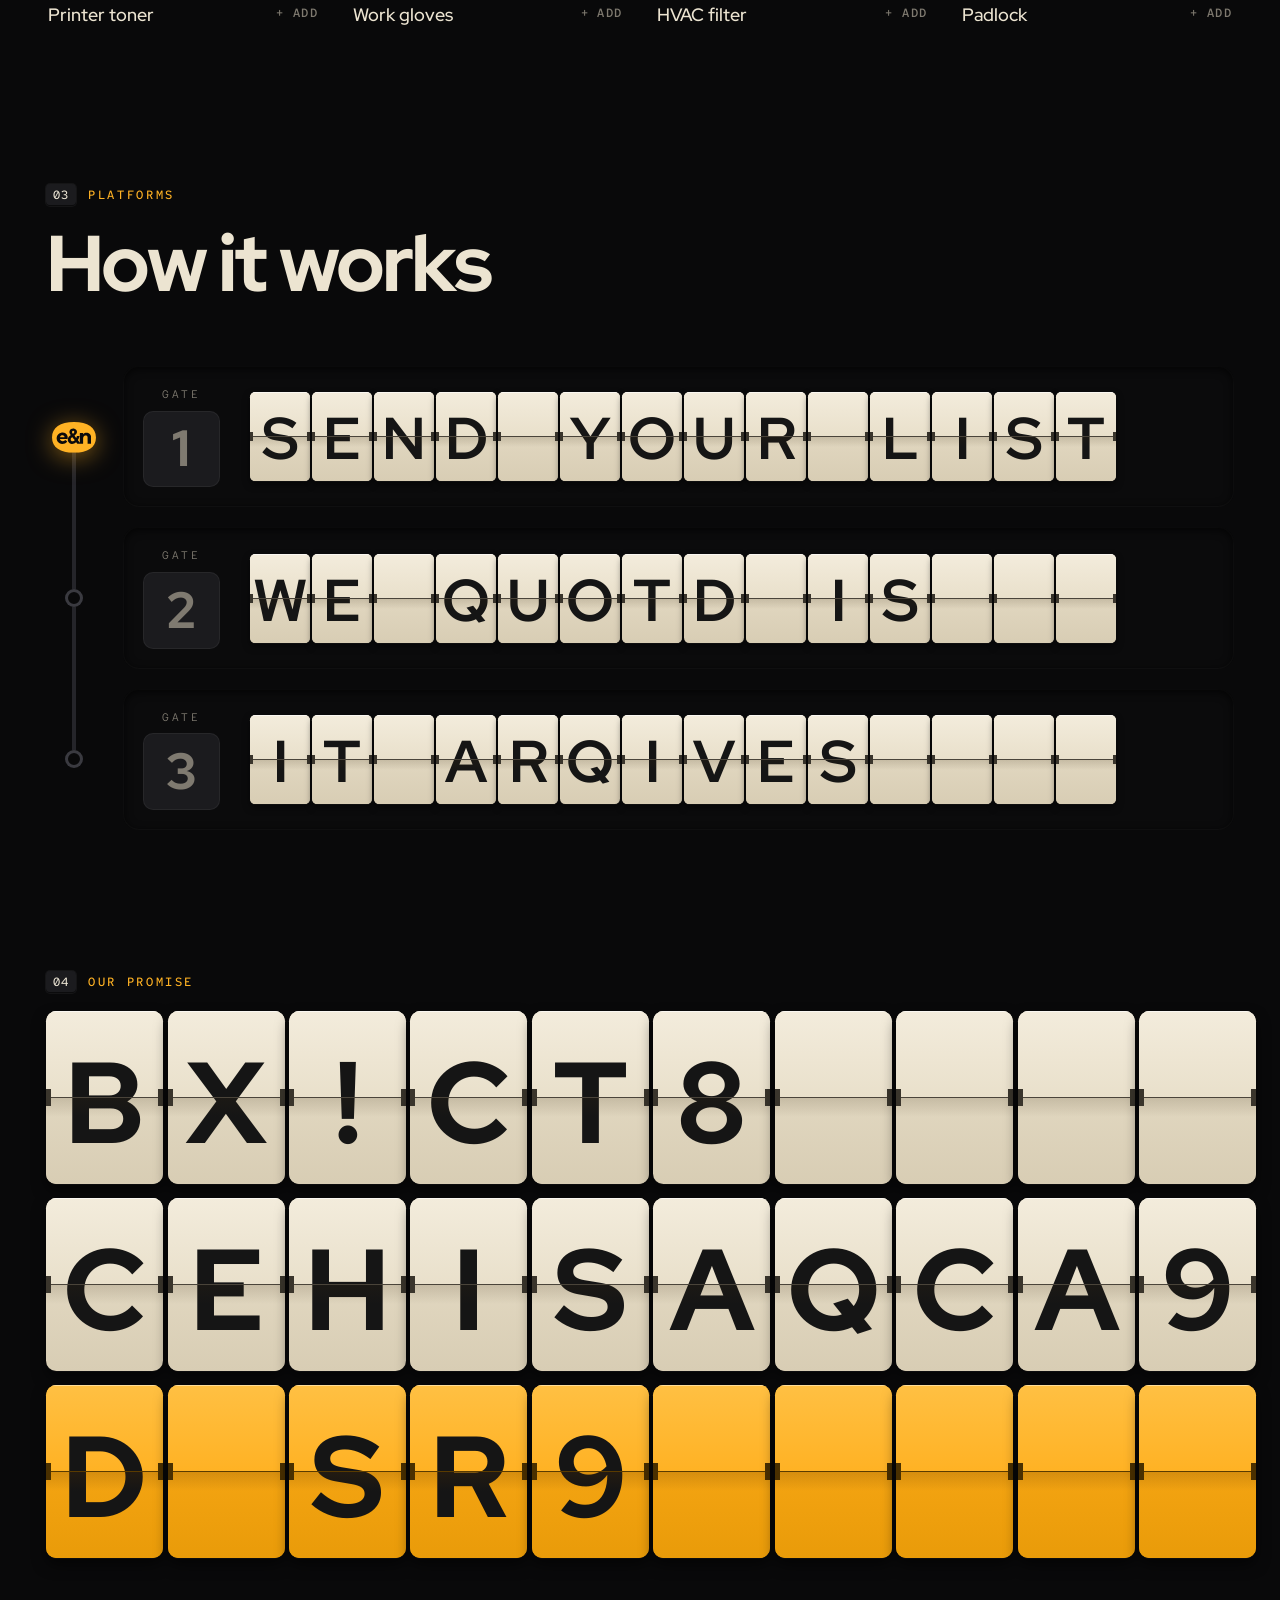
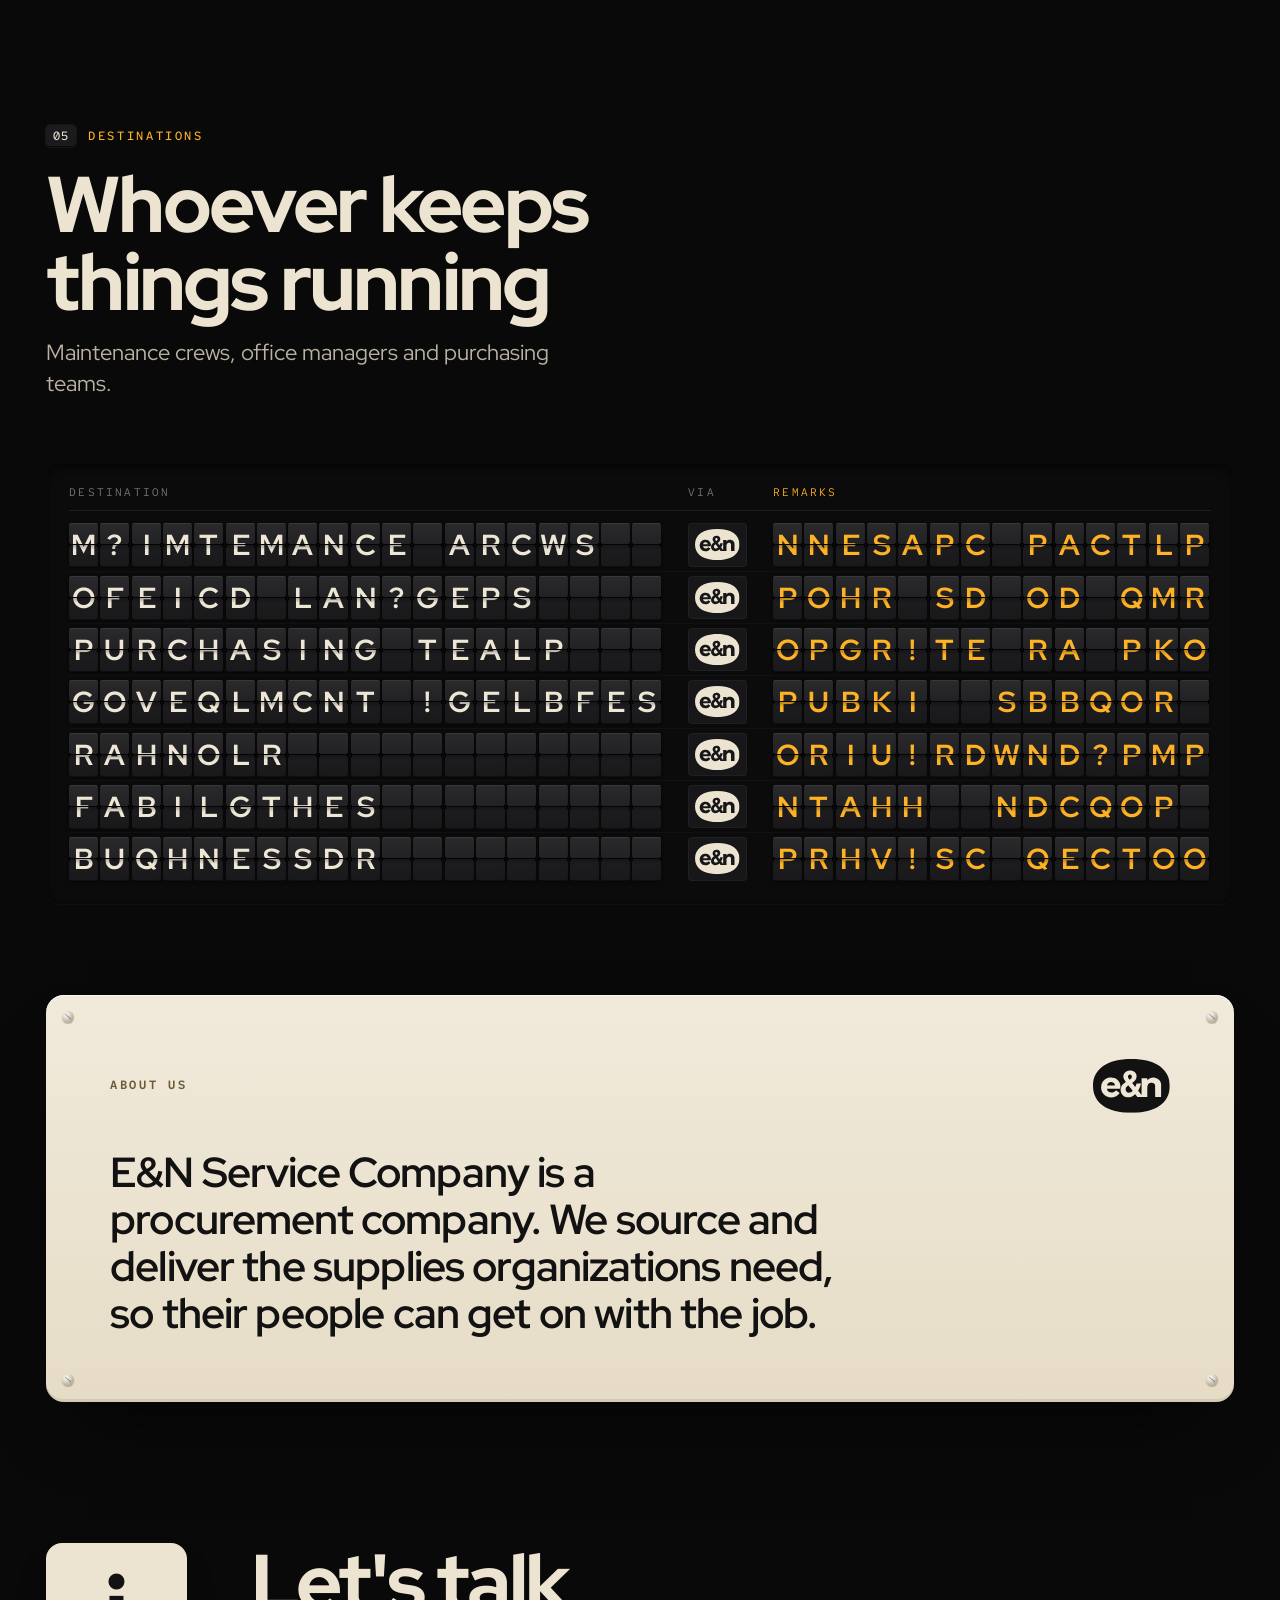
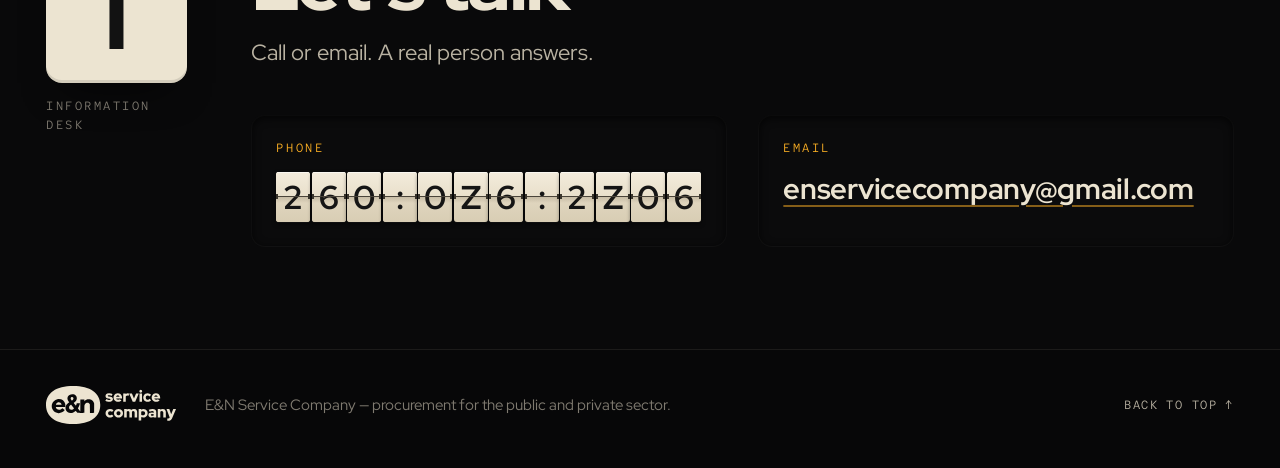
<file: options/round4/departures/index.html>
<!doctype html>
<html lang="en">
<head>
<meta charset="utf-8">
<meta name="viewport" content="width=device-width, initial-scale=1, viewport-fit=cover">
<title>E&amp;N Service Company</title>
<meta name="description" content="E&amp;N Service Company is a procurement company. Send us the list. We'll handle the rest.">
<meta name="theme-color" content="#0b0b0c">
<link rel="icon" href="favicon.svg" type="image/svg+xml">
<link rel="preconnect" href="https://fonts.googleapis.com">
<link rel="preconnect" href="https://fonts.gstatic.com" crossorigin>
<link href="https://fonts.googleapis.com/css2?family=Red+Hat+Display:ital,wght@0,400..900;1,400..900&family=Red+Hat+Mono:wght@400..700&display=swap" rel="stylesheet">
<link rel="stylesheet" href="style.css">
<script>document.documentElement.classList.add('js');</script>
<script defer src="flap.js"></script>
<script defer src="main.js"></script>
</head>
<body>
<svg class="sprite" width="0" height="0" aria-hidden="true" focusable="false" style="position:absolute;width:0;height:0;overflow:hidden"><symbol id="en-mark" viewBox="0 0 866 606.34"><path fill="currentColor" fill-rule="evenodd" d="M866 303.17C866 493.86 705.35 606.34 433 606.34C160.65 606.34 0 493.86 0 303.17C0 112.48 160.65 0 433 0C705.35 0 866 112.48 866 303.17Z M198.17 433.13C127.62 429.41 79.18 365.54 94.04 295.83C103.01 253.73 138.37 218.71 180.69 210.03C240.82 197.69 295.85 231.16 306.81 286.74C310.39 304.91 309.29 333.57 304.91 336.08C304.32 336.41 289.50 336.53 231.62 336.67C148.49 336.86 157.43 336.45 157.77 340.00C159.78 360.75 182.57 377.80 208.33 377.81C227.57 377.83 241.73 371.92 256.36 357.79C260.96 353.35 260.95 353.35 267.67 358.64C272.22 362.23 274.09 363.66 282.67 370.11C302.57 385.08 301.22 383.25 296.60 388.85C271.21 419.62 236.66 435.16 198.17 433.13ZM389.17 432.46C328.33 427.49 294.29 367.72 319.88 310.83C327.63 293.60 345.05 275.42 365.80 262.90C371.54 259.44 371.83 260.45 361.12 246.30C341.50 220.35 337.12 196.94 347.36 172.70C361.05 140.30 401.72 123.05 440.92 133.02C471.93 140.90 491.80 164.72 491.79 194.00C491.78 221.10 476.96 244.71 445.79 267.28C441.34 270.50 440.36 268.55 457.46 290.50C460.03 293.80 463.48 298.30 465.13 300.50C466.78 302.70 469.69 306.45 471.60 308.83C477.33 315.98 477.04 316.02 480.61 307.61C483.87 299.96 485.16 296.30 488.15 286.35C491.10 276.52 491.35 275.86 492.26 275.37C493.58 274.67 539.85 274.76 540.63 275.47C541.58 276.33 541.54 277.89 540.47 281.55C540.00 283.17 538.88 287.05 537.99 290.17C531.49 312.77 522.59 333.67 512.01 351.15C508.65 356.69 508.65 356.65 513.47 362.83C515.04 364.85 519.13 370.18 522.55 374.67C525.97 379.16 530.24 384.71 532.04 387.00C533.84 389.29 537.20 393.72 539.52 396.83C545.29 404.61 546.68 405.95 547.56 404.58C547.71 404.35 547.91 362.13 548.00 310.76L548.17 217.35L548.93 216.59L549.69 215.83L580.17 215.83L610.65 215.83L611.41 216.59C612.16 217.35 612.17 217.43 612.33 228.99C612.54 243.43 612.67 243.68 617.05 237.94C633.69 216.06 662.48 206.23 697.03 210.65C733.98 215.37 761.75 242.43 767.89 279.67C768.86 285.55 768.98 427.20 768.02 428.24C766.97 429.36 765.78 429.39 733.26 429.28L702.68 429.17L701.93 428.41L701.17 427.65L700.98 363.24C700.78 293.00 700.91 297.66 698.96 291.68C691.61 269.15 665.29 260.23 640.43 271.84C626.20 278.49 617.02 291.10 613.28 309.17L612.52 312.83L612.34 370.28L612.17 427.73L611.42 428.33C610.16 429.35 607.33 429.39 553.33 429.27C508.64 429.17 501.37 429.09 500.53 428.67C499.56 428.18 498.68 427.05 487.56 412.17C474.81 395.10 476.25 396.20 471.91 400.29C447.76 423.03 417.55 434.78 389.17 432.46ZM413.17 378.85C423.96 376.92 433.91 371.48 443.23 362.40C447.86 357.89 447.89 358.15 441.77 350.33C439.26 347.12 435.47 342.25 433.35 339.49C425.67 329.50 415.92 317.16 405.20 303.83C399.70 297.00 399.54 296.92 395.95 299.56C375.58 314.53 368.27 326.15 368.21 343.67C368.13 367.86 387.95 383.38 413.17 378.85ZM243.75 298.38C248.78 298.31 249.12 297.62 247.32 291.14C235.98 250.30 180.14 247.52 161.15 286.86C157.21 295.04 156.93 297.89 160.04 298.31C161.25 298.47 233.02 298.53 243.75 298.38ZM416.68 231.61C428.68 222.03 433.52 216.57 436.76 209.00C445.83 187.78 426.65 167.37 406.83 177.15C394.71 183.13 390.44 198.27 397.01 211.97C399.32 216.79 410.71 232.43 412.40 233.11C413.63 233.60 414.64 233.25 416.68 231.61Z"/></symbol><symbol id="en-lockup" viewBox="0 0 2082.5 606.34"><path fill="currentColor" fill-rule="evenodd" d="M866 303.17C866 493.86 705.35 606.34 433 606.34C160.65 606.34 0 493.86 0 303.17C0 112.48 160.65 0 433 0C705.35 0 866 112.48 866 303.17Z M198.17 433.13C127.62 429.41 79.18 365.54 94.04 295.83C103.01 253.73 138.37 218.71 180.69 210.03C240.82 197.69 295.85 231.16 306.81 286.74C310.39 304.91 309.29 333.57 304.91 336.08C304.32 336.41 289.50 336.53 231.62 336.67C148.49 336.86 157.43 336.45 157.77 340.00C159.78 360.75 182.57 377.80 208.33 377.81C227.57 377.83 241.73 371.92 256.36 357.79C260.96 353.35 260.95 353.35 267.67 358.64C272.22 362.23 274.09 363.66 282.67 370.11C302.57 385.08 301.22 383.25 296.60 388.85C271.21 419.62 236.66 435.16 198.17 433.13ZM389.17 432.46C328.33 427.49 294.29 367.72 319.88 310.83C327.63 293.60 345.05 275.42 365.80 262.90C371.54 259.44 371.83 260.45 361.12 246.30C341.50 220.35 337.12 196.94 347.36 172.70C361.05 140.30 401.72 123.05 440.92 133.02C471.93 140.90 491.80 164.72 491.79 194.00C491.78 221.10 476.96 244.71 445.79 267.28C441.34 270.50 440.36 268.55 457.46 290.50C460.03 293.80 463.48 298.30 465.13 300.50C466.78 302.70 469.69 306.45 471.60 308.83C477.33 315.98 477.04 316.02 480.61 307.61C483.87 299.96 485.16 296.30 488.15 286.35C491.10 276.52 491.35 275.86 492.26 275.37C493.58 274.67 539.85 274.76 540.63 275.47C541.58 276.33 541.54 277.89 540.47 281.55C540.00 283.17 538.88 287.05 537.99 290.17C531.49 312.77 522.59 333.67 512.01 351.15C508.65 356.69 508.65 356.65 513.47 362.83C515.04 364.85 519.13 370.18 522.55 374.67C525.97 379.16 530.24 384.71 532.04 387.00C533.84 389.29 537.20 393.72 539.52 396.83C545.29 404.61 546.68 405.95 547.56 404.58C547.71 404.35 547.91 362.13 548.00 310.76L548.17 217.35L548.93 216.59L549.69 215.83L580.17 215.83L610.65 215.83L611.41 216.59C612.16 217.35 612.17 217.43 612.33 228.99C612.54 243.43 612.67 243.68 617.05 237.94C633.69 216.06 662.48 206.23 697.03 210.65C733.98 215.37 761.75 242.43 767.89 279.67C768.86 285.55 768.98 427.20 768.02 428.24C766.97 429.36 765.78 429.39 733.26 429.28L702.68 429.17L701.93 428.41L701.17 427.65L700.98 363.24C700.78 293.00 700.91 297.66 698.96 291.68C691.61 269.15 665.29 260.23 640.43 271.84C626.20 278.49 617.02 291.10 613.28 309.17L612.52 312.83L612.34 370.28L612.17 427.73L611.42 428.33C610.16 429.35 607.33 429.39 553.33 429.27C508.64 429.17 501.37 429.09 500.53 428.67C499.56 428.18 498.68 427.05 487.56 412.17C474.81 395.10 476.25 396.20 471.91 400.29C447.76 423.03 417.55 434.78 389.17 432.46ZM413.17 378.85C423.96 376.92 433.91 371.48 443.23 362.40C447.86 357.89 447.89 358.15 441.77 350.33C439.26 347.12 435.47 342.25 433.35 339.49C425.67 329.50 415.92 317.16 405.20 303.83C399.70 297.00 399.54 296.92 395.95 299.56C375.58 314.53 368.27 326.15 368.21 343.67C368.13 367.86 387.95 383.38 413.17 378.85ZM243.75 298.38C248.78 298.31 249.12 297.62 247.32 291.14C235.98 250.30 180.14 247.52 161.15 286.86C157.21 295.04 156.93 297.89 160.04 298.31C161.25 298.47 233.02 298.53 243.75 298.38ZM416.68 231.61C428.68 222.03 433.52 216.57 436.76 209.00C445.83 187.78 426.65 167.37 406.83 177.15C394.71 183.13 390.44 198.27 397.01 211.97C399.32 216.79 410.71 232.43 412.40 233.11C413.63 233.60 414.64 233.25 416.68 231.61Z"/><path fill="currentColor" d="M1008.75 253.17Q990 253.17 974 248.8Q958 244.42 946.25 235.92L965.5 208.67Q978 216.17 988.25 219.55Q998.5 222.92 1008.5 222.92Q1018.5 222.92 1024.38 220.05Q1030.25 217.17 1030.25 212.42Q1030.25 208.67 1027 206.3Q1023.75 203.92 1016.75 202.92L990.5 198.92Q970.75 195.92 960.38 185.8Q950 175.67 950 159.42Q950 145.92 956.88 136.3Q963.75 126.67 976.5 121.55Q989.25 116.42 1007 116.42Q1021.5 116.42 1035.75 120.42Q1050 124.42 1062.25 132.42L1043 158.42Q1032.25 152.17 1022.5 149.3Q1012.75 146.42 1003 146.42Q995.25 146.42 990.5 149.05Q985.75 151.67 985.75 155.92Q985.75 159.92 989.25 162.3Q992.75 164.67 1001.25 165.92L1027.5 169.92Q1047 172.67 1057.62 182.8Q1068.25 192.92 1068.25 208.42Q1068.25 221.42 1060.5 231.42Q1052.75 241.42 1039.38 247.3Q1026 253.17 1008.75 253.17ZM1149.75 253.17Q1129.5 253.17 1113.12 244.05Q1096.75 234.92 1087.25 219.42Q1077.75 203.92 1077.75 184.67Q1077.75 165.42 1086.88 149.92Q1096 134.42 1111.75 125.3Q1127.5 116.17 1146.75 116.17Q1166.25 116.17 1181.25 125.55Q1196.25 134.92 1204.88 151.17Q1213.5 167.42 1213.5 188.42V198.42H1119.25Q1122 204.67 1126.62 209.42Q1131.25 214.17 1137.75 216.8Q1144.25 219.42 1151.75 219.42Q1160 219.42 1166.75 216.8Q1173.5 214.17 1178.25 209.42L1205 233.17Q1192.5 243.67 1179.38 248.42Q1166.25 253.17 1149.75 253.17ZM1118.5 170.17H1173.75Q1171.75 163.67 1167.62 159.05Q1163.5 154.42 1158 151.8Q1152.5 149.17 1146 149.17Q1139.25 149.17 1133.75 151.67Q1128.25 154.17 1124.38 158.8Q1120.5 163.42 1118.5 170.17ZM1232.5 250.67V118.42H1273V131.67Q1279.5 123.67 1288.25 119.55Q1297 115.42 1307.75 115.42Q1318.5 115.67 1323 118.67V153.92Q1319 151.92 1314 150.92Q1309 149.92 1303.75 149.92Q1294.25 149.92 1286.12 154.3Q1278 158.67 1273 166.67V250.67ZM1384 250.67 1327.5 118.42H1371.5L1404.25 199.42L1437 118.42H1480L1423.5 250.67ZM1492 250.67V118.42H1532.5V250.67ZM1512.25 106.17Q1503 106.17 1496.5 99.67Q1490 93.17 1490 83.92Q1490 74.58 1496.5 68.12Q1503 61.67 1512.25 61.67Q1521.6 61.67 1528.05 68.12Q1534.5 74.58 1534.5 83.92Q1534.5 93.17 1528.05 99.67Q1521.6 106.17 1512.25 106.17ZM1621.5 253.17Q1601.75 253.17 1585.88 244.17Q1570 235.17 1560.75 219.55Q1551.5 203.92 1551.5 184.67Q1551.5 165.17 1560.75 149.67Q1570 134.17 1585.88 125.05Q1601.75 115.92 1621.5 115.92Q1637.75 115.92 1652.5 122.3Q1667.25 128.67 1677.5 140.42L1652.75 166.17Q1645.75 158.17 1638.5 154.55Q1631.25 150.92 1622.5 150.92Q1613.75 150.92 1606.75 155.3Q1599.75 159.67 1595.75 167.3Q1591.75 174.92 1591.75 184.67Q1591.75 194.17 1595.88 201.8Q1600 209.42 1607.25 213.8Q1614.5 218.17 1623.5 218.17Q1631.75 218.17 1638.75 214.67Q1645.75 211.17 1652.25 203.92L1676.25 228.92Q1666.25 240.42 1651.75 246.8Q1637.25 253.17 1621.5 253.17ZM1758.25 253.17Q1738 253.17 1721.62 244.05Q1705.25 234.92 1695.75 219.42Q1686.25 203.92 1686.25 184.67Q1686.25 165.42 1695.38 149.92Q1704.5 134.42 1720.25 125.3Q1736 116.17 1755.25 116.17Q1774.75 116.17 1789.75 125.55Q1804.75 134.92 1813.38 151.17Q1822 167.42 1822 188.42V198.42H1727.75Q1730.5 204.67 1735.12 209.42Q1739.75 214.17 1746.25 216.8Q1752.75 219.42 1760.25 219.42Q1768.5 219.42 1775.25 216.8Q1782 214.17 1786.75 209.42L1813.5 233.17Q1801 243.67 1787.88 248.42Q1774.75 253.17 1758.25 253.17ZM1727 170.17H1782.25Q1780.25 163.67 1776.12 159.05Q1772 154.42 1766.5 151.8Q1761 149.17 1754.5 149.17Q1747.75 149.17 1742.25 151.67Q1736.75 154.17 1732.88 158.8Q1729 163.42 1727 170.17ZM1020.5 503.17Q1000.75 503.17 984.88 494.17Q969 485.17 959.75 469.55Q950.5 453.92 950.5 434.67Q950.5 415.17 959.75 399.67Q969 384.17 984.88 375.05Q1000.75 365.92 1020.5 365.92Q1036.75 365.92 1051.5 372.3Q1066.25 378.67 1076.5 390.42L1051.75 416.17Q1044.75 408.17 1037.5 404.55Q1030.25 400.92 1021.5 400.92Q1012.75 400.92 1005.75 405.3Q998.75 409.67 994.75 417.3Q990.75 424.92 990.75 434.67Q990.75 444.17 994.88 451.8Q999 459.42 1006.25 463.8Q1013.5 468.17 1022.5 468.17Q1030.75 468.17 1037.75 464.67Q1044.75 461.17 1051.25 453.92L1075.25 478.92Q1065.25 490.42 1050.75 496.8Q1036.25 503.17 1020.5 503.17ZM1157 503.17Q1136.75 503.17 1120.46 494.08Q1104.18 484.99 1094.71 469.44Q1085.25 453.89 1085.25 434.66Q1085.25 415.42 1094.71 399.8Q1104.18 384.18 1120.46 375.05Q1136.75 365.92 1157 365.92Q1177.18 365.92 1193.44 375.04Q1209.69 384.15 1219.22 399.75Q1228.75 415.34 1228.75 434.63Q1228.75 453.92 1219.22 469.46Q1209.69 485 1193.44 494.08Q1177.18 503.17 1157 503.17ZM1157 468.17Q1166.25 468.17 1173.48 463.68Q1180.71 459.19 1184.98 451.59Q1189.25 443.99 1189.25 434.67Q1189.25 425.17 1185 417.55Q1180.75 409.92 1173.4 405.42Q1166.06 400.92 1157.03 400.92Q1148 400.92 1140.62 405.42Q1133.25 409.92 1129 417.5Q1124.75 425.08 1124.75 434.67Q1124.75 443.99 1129 451.58Q1133.25 459.17 1140.61 463.67Q1147.96 468.17 1157 468.17ZM1247.75 500.67V368.42H1288.25V376.92Q1302.25 365.92 1321.25 365.92Q1333.75 365.92 1343.75 370.67Q1353.75 375.42 1360.5 384.17Q1368.5 375.42 1379.5 370.67Q1390.5 365.92 1403.5 365.92Q1418.5 365.92 1430 372.67Q1441.5 379.42 1448.12 391.42Q1454.75 403.42 1454.75 419.17V500.67H1414.25V424.67Q1414.25 413.67 1408.38 407.17Q1402.5 400.67 1392.75 400.67Q1386 400.67 1380.5 403.17Q1375 405.67 1371 410.67Q1371.25 412.67 1371.38 414.8Q1371.5 416.92 1371.5 419.17V500.67H1331V424.67Q1331 413.67 1325.12 407.17Q1319.25 400.67 1309.5 400.67Q1302.75 400.67 1297.38 403.05Q1292 405.42 1288.25 410.17V500.67ZM1478.75 551.67V368.42H1518.75V378.17Q1534.5 366.67 1554.25 366.67Q1573.27 366.67 1588.54 375.81Q1603.8 384.95 1612.78 400.31Q1621.75 415.67 1621.75 434.67Q1621.75 453.67 1612.59 469Q1603.43 484.34 1587.84 493.38Q1572.25 502.42 1553 502.42Q1543.83 502.42 1535.29 500.17Q1526.75 497.92 1519.25 493.67V551.67ZM1547.25 468.17Q1557.25 468.17 1565 463.8Q1572.75 459.42 1577.38 451.86Q1582 444.29 1582 434.73Q1582 425.17 1577.39 417.57Q1572.79 409.98 1564.89 405.57Q1557 401.17 1547.33 401.17Q1538.75 401.17 1531.75 403.8Q1524.75 406.42 1519.25 411.67V457.92Q1524.5 462.67 1531.79 465.42Q1539.07 468.17 1547.25 468.17ZM1683 502.92Q1669 502.92 1658.12 497.67Q1647.25 492.42 1641.12 483.17Q1635 473.92 1635 461.92Q1635 442.92 1649.38 432.55Q1663.75 422.17 1689.5 422.17Q1705 422.17 1719.5 425.92V419.42Q1719.5 409.42 1713.12 404.55Q1706.75 399.67 1694.25 399.67Q1686.5 399.67 1676.88 402.17Q1667.25 404.67 1654.25 410.17L1639.75 380.42Q1656 373.17 1671.12 369.55Q1686.25 365.92 1701.5 365.92Q1729 365.92 1744.25 379.05Q1759.5 392.17 1759.5 415.92V500.67H1719.5V492.67Q1711.5 498.17 1702.62 500.55Q1693.75 502.92 1683 502.92ZM1673.5 461.17Q1673.5 467.42 1679 470.92Q1684.5 474.42 1694.25 474.42Q1701.5 474.42 1707.88 472.92Q1714.25 471.42 1719.5 468.17V451.17Q1713.75 449.67 1707.75 448.92Q1701.75 448.17 1695.5 448.17Q1685 448.17 1679.25 451.55Q1673.5 454.92 1673.5 461.17ZM1783.5 500.67V368.42H1824V377.42Q1839 365.92 1859.5 365.92Q1875 365.92 1886.88 372.67Q1898.75 379.42 1905.5 391.42Q1912.25 403.42 1912.25 419.17V500.67H1871.75V424.67Q1871.75 413.67 1865.25 407.17Q1858.75 400.67 1847.75 400.67Q1840 400.67 1834.12 403.42Q1828.25 406.17 1824 411.17V500.67ZM1952 554.67Q1947.25 554.67 1942.75 554.3Q1938.25 553.92 1935.25 553.17V518.67Q1940.25 519.67 1947.75 519.67Q1967.25 519.67 1974 502.67V502.42L1923.25 368.42H1968L1997.25 451.67L2031.25 368.42H2075L2015.75 507.42Q2008.5 524.67 1999.75 535.05Q1991 545.42 1979.5 550.05Q1968 554.67 1952 554.67Z"/></symbol><symbol id="en-pebble" viewBox="0 0 866 606.34"><path d="M866 303.17C866 493.86 705.35 606.34 433 606.34C160.65 606.34 0 493.86 0 303.17C0 112.48 160.65 0 433 0C705.35 0 866 112.48 866 303.17Z"/></symbol></svg>
<a class="skip" href="#main">Skip to content</a>

<!-- ===== Header plate ===== -->
<header class="plate" id="top">
  <div class="plate-in">
    <a class="brand" href="#top" aria-label="E&amp;N Service Company, back to top">
      <svg class="en-lockup" viewBox="0 0 2082.5 606.34" aria-hidden="true" focusable="false"><use href="#en-lockup"/></svg>
    </a>
    <nav class="nav" aria-label="Main">
      <a href="#supplies">Supplies</a>
      <a href="#how">How it works</a>
      <a href="#serve">Who we serve</a>
      <a href="#contact">Contact</a>
    </nav>
    <div class="plate-meta">
      <a class="listcount" href="#board" aria-label="Your list"><span class="lamp" aria-hidden="true"></span><span class="lc-k">Your list</span> <span class="lc-n" id="listCount">0</span></a>
      <span class="clock" aria-hidden="true"><span class="fl fl--clock" data-flap="clock" data-cols="5">00:00</span></span>
      <label class="sound" for="sound"><input type="checkbox" id="sound"><span class="sound-ic" aria-hidden="true"><svg viewBox="0 0 24 24"><path d="M4 9.5h3.5L12 5.5v13l-4.5-4H4z"/><path class="w1" d="M15.5 9.2a4 4 0 0 1 0 5.6"/><path class="w2" d="M18.2 6.6a7.6 7.6 0 0 1 0 10.8"/><path class="x" d="M16 9.5l5 5m0-5l-5 5"/></svg></span><span class="sound-t">Sound <span class="sound-s">off</span></span></label>
    </div>
  </div>
</header>

<main id="main">

  <!-- ===== Hero: the board ===== -->
  <section class="hero" aria-labelledby="hero-h">
    <div class="housing">
      <div class="housing-top" aria-hidden="true">
        <span class="bolt"></span><span class="ht-l">Departures</span><span class="ht-rule"></span><span class="ht-r">Board 01</span><span class="bolt"></span>
      </div>

      <h1 id="hero-h" class="headline">
        <span class="fl fl--hero fl--bone" data-flap="headline" data-lines="SEND US THE LIST.|WE'LL HANDLE THE REST." data-max="22">Send us the list. We'll handle the rest.</span>
      </h1>
      <p class="lede">Tell us what you need. We'll find it, price it and get it to you.</p>

      <div class="board" id="board" tabindex="-1">
        <div class="board-cols" aria-hidden="true">
          <span class="bc bc--time">Time</span>
          <span class="bc bc--op">Via</span>
          <span class="bc bc--item">Item</span>
          <span class="bc bc--qty">Qty</span>
          <span class="bc bc--dock">Dock</span>
          <span class="bc bc--status">Status</span>
        </div>
        <ol class="rows" id="rows" aria-label="Departures">
          <li class="row"><span class="nojs-row">30 A fuse ×12 · Dock 4 · On time</span></li>
          <li class="row"><span class="nojs-row">Paper towels (case) · Departed</span></li>
          <li class="row"><span class="nojs-row">LED shop light 4 ft ×6 · Dock 2 · Loading</span></li>
          <li class="row"><span class="nojs-row">Safety glasses ×24 · Dock 1 · On time</span></li>
        </ol>

        <form class="entry" id="entry" autocomplete="off" novalidate>
          <div class="entry-slot">
            <span class="entry-k" aria-hidden="true">Add</span>
            <label class="sr" for="item">Add an item to your list</label>
            <input id="item" name="item" type="text" maxlength="48" enterkeyhint="enter" spellcheck="false" placeholder="Type an item, press Enter">
            <span class="keycap" aria-hidden="true">Enter ↵</span>
          </div>
          <div class="entry-send">
            <button class="send" type="button" id="send"><span>Send your list</span><svg viewBox="0 0 24 24" aria-hidden="true"><path d="M4 12h15m-6-6 6 6-6 6"/></svg></button>
            <p class="send-note" id="sendNote" aria-live="polite">Opens an email with your rows.</p>
          </div>
        </form>
      </div>
      <div class="housing-foot" aria-hidden="true"><span class="bolt"></span><span class="bolt"></span></div>
    </div>
  </section>

  <!-- ===== Supplies ===== -->
  <section class="supplies" id="supplies" aria-labelledby="sup-h">
    <div class="wrap">
      <div class="sec-head">
        <p class="kicker"><span class="kn">02</span> Supplies</p>
        <h2 id="sup-h">Whatever's on your list</h2>
        <p class="sec-line">From a single fuse to a pallet of paper towels.</p>
      </div>
      <div class="blind">
        <div class="blind-plate" aria-hidden="true"><span>Now showing</span><span class="blind-dots"><i></i><i></i><i></i></span></div>
        <span class="fl fl--blind fl--bone" data-flap="blind" data-cols="20" aria-hidden="true">LED SHOP LIGHT 4 FT</span>
      </div>
      <ul class="items" id="items" aria-label="Example items. Select one to add it to your list.">
        <li><a href="#board" data-add="LED shop light 4 ft">LED shop light 4 ft</a></li>
        <li><a href="#board" data-add="Faucet cartridge">Faucet cartridge</a></li>
        <li><a href="#board" data-add="Paper towels (case)">Paper towels (case)</a></li>
        <li><a href="#board" data-add="30 A fuse">30 A fuse</a></li>
        <li><a href="#board" data-add="Safety glasses">Safety glasses</a></li>
        <li><a href="#board" data-add="Hex bolts">Hex bolts</a></li>
        <li><a href="#board" data-add="Extension cord">Extension cord</a></li>
        <li><a href="#board" data-add="Mop bucket">Mop bucket</a></li>
        <li><a href="#board" data-add="Printer toner">Printer toner</a></li>
        <li><a href="#board" data-add="Work gloves">Work gloves</a></li>
        <li><a href="#board" data-add="HVAC filter">HVAC filter</a></li>
        <li><a href="#board" data-add="Padlock">Padlock</a></li>
      </ul>
    </div>
  </section>

  <!-- ===== How it works: gates ===== -->
  <section class="how" id="how" aria-labelledby="how-h">
    <div class="wrap">
      <div class="sec-head">
        <p class="kicker"><span class="kn">03</span> Platforms</p>
        <h2 id="how-h">How it works</h2>
      </div>
      <div class="line" id="line">
        <div class="track" aria-hidden="true"><span class="track-fill" id="trackFill"></span>
          <span class="runner" id="runner"><svg viewBox="0 0 866 606.34"><use class="runner-bg" href="#en-pebble"/><use href="#en-mark"/></svg></span>
        </div>
        <ol class="gates">
          <li class="gate">
            <span class="stop" aria-hidden="true"></span>
            <span class="gate-no" aria-hidden="true"><span class="gn-k">Gate</span><span class="gn-n">1</span></span>
            <h3 class="gate-t"><span class="fl fl--gate fl--bone" data-flap="view" data-cols="14">Send your list</span></h3>
          </li>
          <li class="gate">
            <span class="stop" aria-hidden="true"></span>
            <span class="gate-no" aria-hidden="true"><span class="gn-k">Gate</span><span class="gn-n">2</span></span>
            <h3 class="gate-t"><span class="fl fl--gate fl--bone" data-flap="view" data-cols="14">We quote it</span></h3>
          </li>
          <li class="gate">
            <span class="stop" aria-hidden="true"></span>
            <span class="gate-no" aria-hidden="true"><span class="gn-k">Gate</span><span class="gn-n">3</span></span>
            <h3 class="gate-t"><span class="fl fl--gate fl--bone" data-flap="view" data-cols="14">It arrives</span></h3>
          </li>
        </ol>
      </div>
    </div>
  </section>

  <!-- ===== Promise ===== -->
  <section class="promise" aria-labelledby="pr-h">
    <div class="wrap">
      <p class="kicker" id="pr-h"><span class="kn">04</span> Our promise</p>
      <p class="words">
        <span class="word"><span class="fl fl--word fl--bone" data-flap="word" data-cols="10">Exact.</span></span>
        <span class="word"><span class="fl fl--word fl--bone" data-flap="word" data-cols="10">Delivered.</span></span>
        <span class="word"><span class="fl fl--word fl--amber" data-flap="word" data-cols="10">Fast.</span></span>
      </p>
    </div>
  </section>

  <!-- ===== Who we serve: destinations ===== -->
  <section class="serve" id="serve" aria-labelledby="serve-h">
    <div class="wrap">
      <div class="sec-head">
        <p class="kicker"><span class="kn">05</span> Destinations</p>
        <h2 id="serve-h">Whoever keeps things running</h2>
        <p class="sec-line">Maintenance crews, office managers and purchasing teams.</p>
      </div>
      <div class="dest" id="dest">
        <div class="dest-cols" aria-hidden="true"><span class="dc dc--to">Destination</span><span class="dc dc--op">Via</span><span class="dc dc--rm">Remarks</span></div>
        <ul class="dest-rows">
          <li class="drow" data-rm="PUBLIC SECTOR|PRIVATE SECTOR"><span class="fl fl--dest" data-flap="view" data-cols="19">Maintenance crews</span><span class="op" aria-hidden="true"><svg viewBox="0 0 866 606.34"><use href="#en-mark"/></svg></span><span class="fl fl--dest fl--rm" data-flap="view" data-cols="14" aria-hidden="true">PUBLIC SECTOR</span></li>
          <li class="drow" data-rm="PUBLIC SECTOR|PRIVATE SECTOR"><span class="fl fl--dest" data-flap="view" data-cols="19">Office managers</span><span class="op" aria-hidden="true"><svg viewBox="0 0 866 606.34"><use href="#en-mark"/></svg></span><span class="fl fl--dest fl--rm" data-flap="view" data-cols="14" aria-hidden="true">PRIVATE SECTOR</span></li>
          <li class="drow" data-rm="PUBLIC SECTOR|PRIVATE SECTOR"><span class="fl fl--dest" data-flap="view" data-cols="19">Purchasing teams</span><span class="op" aria-hidden="true"><svg viewBox="0 0 866 606.34"><use href="#en-mark"/></svg></span><span class="fl fl--dest fl--rm" data-flap="view" data-cols="14" aria-hidden="true">PUBLIC SECTOR</span></li>
          <li class="drow" data-rm="PUBLIC SECTOR"><span class="fl fl--dest" data-flap="view" data-cols="19">Government agencies</span><span class="op" aria-hidden="true"><svg viewBox="0 0 866 606.34"><use href="#en-mark"/></svg></span><span class="fl fl--dest fl--rm" data-flap="view" data-cols="14" aria-hidden="true">PUBLIC SECTOR</span></li>
          <li class="drow" data-rm="PUBLIC SECTOR|PRIVATE SECTOR"><span class="fl fl--dest" data-flap="view" data-cols="19">Schools</span><span class="op" aria-hidden="true"><svg viewBox="0 0 866 606.34"><use href="#en-mark"/></svg></span><span class="fl fl--dest fl--rm" data-flap="view" data-cols="14" aria-hidden="true">PUBLIC SECTOR</span></li>
          <li class="drow" data-rm="PRIVATE SECTOR|PUBLIC SECTOR"><span class="fl fl--dest" data-flap="view" data-cols="19">Facilities</span><span class="op" aria-hidden="true"><svg viewBox="0 0 866 606.34"><use href="#en-mark"/></svg></span><span class="fl fl--dest fl--rm" data-flap="view" data-cols="14" aria-hidden="true">PRIVATE SECTOR</span></li>
          <li class="drow" data-rm="PRIVATE SECTOR"><span class="fl fl--dest" data-flap="view" data-cols="19">Businesses</span><span class="op" aria-hidden="true"><svg viewBox="0 0 866 606.34"><use href="#en-mark"/></svg></span><span class="fl fl--dest fl--rm" data-flap="view" data-cols="14" aria-hidden="true">PRIVATE SECTOR</span></li>
        </ul>
      </div>
    </div>
  </section>

  <!-- ===== About: station notice ===== -->
  <section class="about" aria-labelledby="about-h">
    <div class="wrap">
      <div class="notice">
        <span class="screw s1" aria-hidden="true"></span><span class="screw s2" aria-hidden="true"></span><span class="screw s3" aria-hidden="true"></span><span class="screw s4" aria-hidden="true"></span>
        <div class="notice-head">
          <h2 id="about-h" class="kicker kicker--ink">About us</h2>
          <svg class="notice-mark" viewBox="0 0 866 606.34" aria-hidden="true" focusable="false"><use href="#en-mark"/></svg>
        </div>
        <p class="notice-t">E&amp;N Service Company is a procurement company. We source and deliver the supplies organizations need, so their people can get on with the job.</p>
      </div>
    </div>
  </section>

  <!-- ===== Contact: information desk ===== -->
  <section class="desk" id="contact" aria-labelledby="desk-h">
    <div class="wrap">
      <div class="desk-in">
        <div class="desk-sign" aria-hidden="true"><span class="isign">i</span><span class="desk-sign-t">Information<br>desk</span></div>
        <div class="desk-copy">
          <h2 id="desk-h">Let's talk</h2>
          <p class="sec-line">Call or email. A real person answers.</p>
        </div>
        <div class="desk-lines">
          <a class="desk-link desk-link--tel" href="tel:+12622062108">
            <span class="dl-k">Phone</span>
            <span class="fl fl--desk fl--bone" data-flap="view" data-cols="12">262-206-2108</span>
          </a>
          <a class="desk-link desk-link--mail" href="mailto:enservicecompany@gmail.com">
            <span class="dl-k">Email</span>
            <span class="dl-v">enservicecompany@gmail.com</span>
          </a>
        </div>
      </div>
    </div>
  </section>

</main>

<footer class="foot">
  <div class="wrap foot-in">
    <svg class="en-lockup en-lockup--foot" viewBox="0 0 2082.5 606.34" role="img" aria-label="E&amp;N Service Company"><use href="#en-lockup"/></svg>
    <p>E&amp;N Service Company — procurement for the public and private sector.</p>
    <a class="totop" href="#top">Back to top ↑</a>
  </div>
</footer>
</body>
</html>
</file>
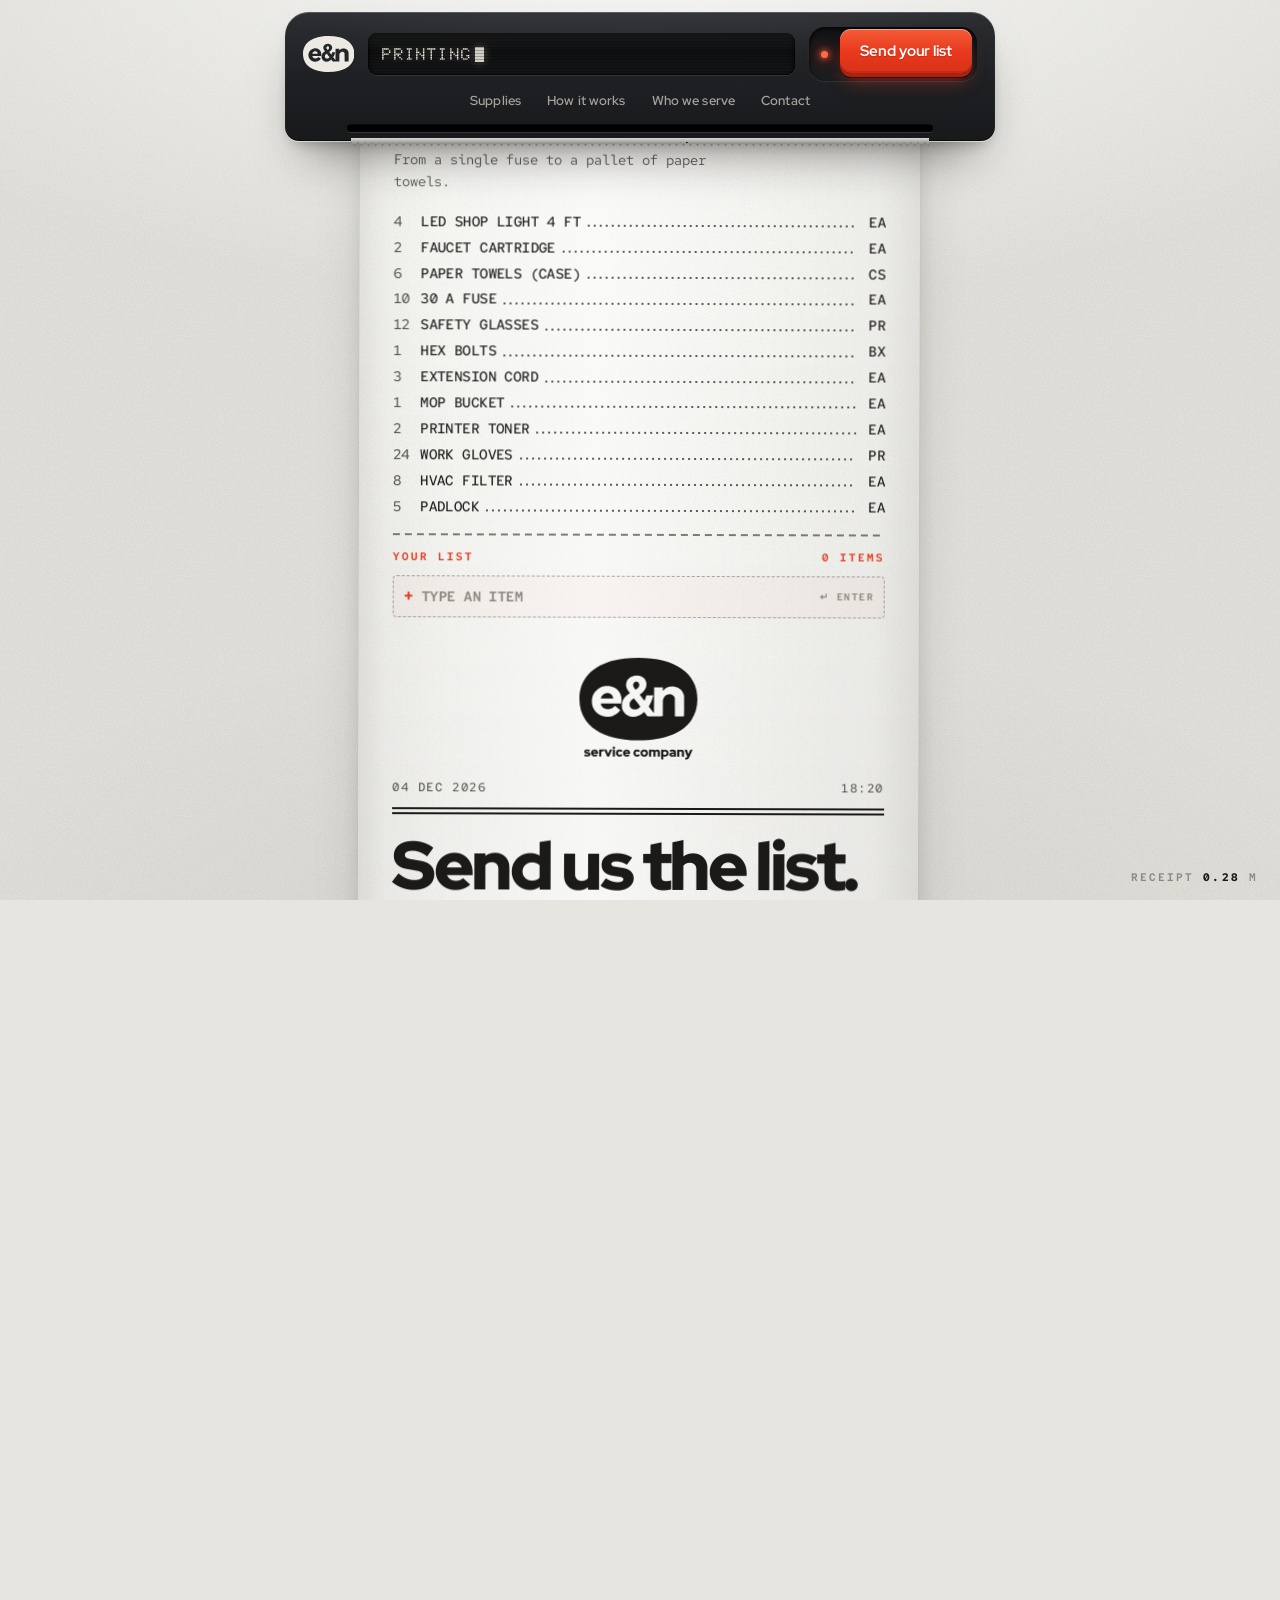
<file: options/round4/receipt/index.html>
<!doctype html>
<html lang="en">
<head>
<meta charset="utf-8">
<meta name="viewport" content="width=device-width, initial-scale=1, viewport-fit=cover">
<title>E&amp;N Service Company</title>
<meta name="description" content="E&amp;N Service Company is a procurement company. Send us the list. We'll handle the rest.">
<meta name="theme-color" content="#E7E6E1">
<link rel="icon" href="favicon.svg" type="image/svg+xml">
<link rel="preconnect" href="https://fonts.googleapis.com">
<link rel="preconnect" href="https://fonts.gstatic.com" crossorigin>
<link href="https://fonts.googleapis.com/css2?family=Red+Hat+Display:wght@400..900&family=Red+Hat+Mono:wght@400..700&family=Doto:wght@700..900&display=swap" rel="stylesheet">
<link rel="stylesheet" href="style.css">
<script>
  (function (d) {
    d.classList.add('js');
    if (!window.matchMedia || !matchMedia('(prefers-reduced-motion: reduce)').matches) {
      d.classList.add('feed-on');
      /* failsafe: if the printer script never starts, show the finished receipt */
      setTimeout(function () { if (!window.__receiptReady) d.classList.remove('feed-on'); }, 4000);
    }
  })(document.documentElement);
</script>
<script defer src="main.js"></script>
</head>
<body>
<svg class="defs" width="0" height="0" aria-hidden="true" focusable="false" style="position:absolute"><symbol id="en-mark" viewBox="0 0 866 606.34"><path fill-rule="evenodd" d="M866 303.17C866 493.86 705.35 606.34 433 606.34C160.65 606.34 0 493.86 0 303.17C0 112.48 160.65 0 433 0C705.35 0 866 112.48 866 303.17ZM198.17 433.13C127.62 429.41 79.18 365.54 94.04 295.83C103.01 253.73 138.37 218.71 180.69 210.03C240.82 197.69 295.85 231.16 306.81 286.74C310.39 304.91 309.29 333.57 304.91 336.08C304.32 336.41 289.50 336.53 231.62 336.67C148.49 336.86 157.43 336.45 157.77 340.00C159.78 360.75 182.57 377.80 208.33 377.81C227.57 377.83 241.73 371.92 256.36 357.79C260.96 353.35 260.95 353.35 267.67 358.64C272.22 362.23 274.09 363.66 282.67 370.11C302.57 385.08 301.22 383.25 296.60 388.85C271.21 419.62 236.66 435.16 198.17 433.13ZM389.17 432.46C328.33 427.49 294.29 367.72 319.88 310.83C327.63 293.60 345.05 275.42 365.80 262.90C371.54 259.44 371.83 260.45 361.12 246.30C341.50 220.35 337.12 196.94 347.36 172.70C361.05 140.30 401.72 123.05 440.92 133.02C471.93 140.90 491.80 164.72 491.79 194.00C491.78 221.10 476.96 244.71 445.79 267.28C441.34 270.50 440.36 268.55 457.46 290.50C460.03 293.80 463.48 298.30 465.13 300.50C466.78 302.70 469.69 306.45 471.60 308.83C477.33 315.98 477.04 316.02 480.61 307.61C483.87 299.96 485.16 296.30 488.15 286.35C491.10 276.52 491.35 275.86 492.26 275.37C493.58 274.67 539.85 274.76 540.63 275.47C541.58 276.33 541.54 277.89 540.47 281.55C540.00 283.17 538.88 287.05 537.99 290.17C531.49 312.77 522.59 333.67 512.01 351.15C508.65 356.69 508.65 356.65 513.47 362.83C515.04 364.85 519.13 370.18 522.55 374.67C525.97 379.16 530.24 384.71 532.04 387.00C533.84 389.29 537.20 393.72 539.52 396.83C545.29 404.61 546.68 405.95 547.56 404.58C547.71 404.35 547.91 362.13 548.00 310.76L548.17 217.35L548.93 216.59L549.69 215.83L580.17 215.83L610.65 215.83L611.41 216.59C612.16 217.35 612.17 217.43 612.33 228.99C612.54 243.43 612.67 243.68 617.05 237.94C633.69 216.06 662.48 206.23 697.03 210.65C733.98 215.37 761.75 242.43 767.89 279.67C768.86 285.55 768.98 427.20 768.02 428.24C766.97 429.36 765.78 429.39 733.26 429.28L702.68 429.17L701.93 428.41L701.17 427.65L700.98 363.24C700.78 293.00 700.91 297.66 698.96 291.68C691.61 269.15 665.29 260.23 640.43 271.84C626.20 278.49 617.02 291.10 613.28 309.17L612.52 312.83L612.34 370.28L612.17 427.73L611.42 428.33C610.16 429.35 607.33 429.39 553.33 429.27C508.64 429.17 501.37 429.09 500.53 428.67C499.56 428.18 498.68 427.05 487.56 412.17C474.81 395.10 476.25 396.20 471.91 400.29C447.76 423.03 417.55 434.78 389.17 432.46ZM413.17 378.85C423.96 376.92 433.91 371.48 443.23 362.40C447.86 357.89 447.89 358.15 441.77 350.33C439.26 347.12 435.47 342.25 433.35 339.49C425.67 329.50 415.92 317.16 405.20 303.83C399.70 297.00 399.54 296.92 395.95 299.56C375.58 314.53 368.27 326.15 368.21 343.67C368.13 367.86 387.95 383.38 413.17 378.85ZM243.75 298.38C248.78 298.31 249.12 297.62 247.32 291.14C235.98 250.30 180.14 247.52 161.15 286.86C157.21 295.04 156.93 297.89 160.04 298.31C161.25 298.47 233.02 298.53 243.75 298.38ZM416.68 231.61C428.68 222.03 433.52 216.57 436.76 209.00C445.83 187.78 426.65 167.37 406.83 177.15C394.71 183.13 390.44 198.27 397.01 211.97C399.32 216.79 410.71 232.43 412.40 233.11C413.63 233.60 414.64 233.25 416.68 231.61Z"/></symbol><symbol id="en-stacked" viewBox="0 0 866 748.73"><path fill-rule="evenodd" d="M866 303.17C866 493.86 705.35 606.34 433 606.34C160.65 606.34 0 493.86 0 303.17C0 112.48 160.65 0 433 0C705.35 0 866 112.48 866 303.17ZM198.17 433.13C127.62 429.41 79.18 365.54 94.04 295.83C103.01 253.73 138.37 218.71 180.69 210.03C240.82 197.69 295.85 231.16 306.81 286.74C310.39 304.91 309.29 333.57 304.91 336.08C304.32 336.41 289.50 336.53 231.62 336.67C148.49 336.86 157.43 336.45 157.77 340.00C159.78 360.75 182.57 377.80 208.33 377.81C227.57 377.83 241.73 371.92 256.36 357.79C260.96 353.35 260.95 353.35 267.67 358.64C272.22 362.23 274.09 363.66 282.67 370.11C302.57 385.08 301.22 383.25 296.60 388.85C271.21 419.62 236.66 435.16 198.17 433.13ZM389.17 432.46C328.33 427.49 294.29 367.72 319.88 310.83C327.63 293.60 345.05 275.42 365.80 262.90C371.54 259.44 371.83 260.45 361.12 246.30C341.50 220.35 337.12 196.94 347.36 172.70C361.05 140.30 401.72 123.05 440.92 133.02C471.93 140.90 491.80 164.72 491.79 194.00C491.78 221.10 476.96 244.71 445.79 267.28C441.34 270.50 440.36 268.55 457.46 290.50C460.03 293.80 463.48 298.30 465.13 300.50C466.78 302.70 469.69 306.45 471.60 308.83C477.33 315.98 477.04 316.02 480.61 307.61C483.87 299.96 485.16 296.30 488.15 286.35C491.10 276.52 491.35 275.86 492.26 275.37C493.58 274.67 539.85 274.76 540.63 275.47C541.58 276.33 541.54 277.89 540.47 281.55C540.00 283.17 538.88 287.05 537.99 290.17C531.49 312.77 522.59 333.67 512.01 351.15C508.65 356.69 508.65 356.65 513.47 362.83C515.04 364.85 519.13 370.18 522.55 374.67C525.97 379.16 530.24 384.71 532.04 387.00C533.84 389.29 537.20 393.72 539.52 396.83C545.29 404.61 546.68 405.95 547.56 404.58C547.71 404.35 547.91 362.13 548.00 310.76L548.17 217.35L548.93 216.59L549.69 215.83L580.17 215.83L610.65 215.83L611.41 216.59C612.16 217.35 612.17 217.43 612.33 228.99C612.54 243.43 612.67 243.68 617.05 237.94C633.69 216.06 662.48 206.23 697.03 210.65C733.98 215.37 761.75 242.43 767.89 279.67C768.86 285.55 768.98 427.20 768.02 428.24C766.97 429.36 765.78 429.39 733.26 429.28L702.68 429.17L701.93 428.41L701.17 427.65L700.98 363.24C700.78 293.00 700.91 297.66 698.96 291.68C691.61 269.15 665.29 260.23 640.43 271.84C626.20 278.49 617.02 291.10 613.28 309.17L612.52 312.83L612.34 370.28L612.17 427.73L611.42 428.33C610.16 429.35 607.33 429.39 553.33 429.27C508.64 429.17 501.37 429.09 500.53 428.67C499.56 428.18 498.68 427.05 487.56 412.17C474.81 395.10 476.25 396.20 471.91 400.29C447.76 423.03 417.55 434.78 389.17 432.46ZM413.17 378.85C423.96 376.92 433.91 371.48 443.23 362.40C447.86 357.89 447.89 358.15 441.77 350.33C439.26 347.12 435.47 342.25 433.35 339.49C425.67 329.50 415.92 317.16 405.20 303.83C399.70 297.00 399.54 296.92 395.95 299.56C375.58 314.53 368.27 326.15 368.21 343.67C368.13 367.86 387.95 383.38 413.17 378.85ZM243.75 298.38C248.78 298.31 249.12 297.62 247.32 291.14C235.98 250.30 180.14 247.52 161.15 286.86C157.21 295.04 156.93 297.89 160.04 298.31C161.25 298.47 233.02 298.53 243.75 298.38ZM416.68 231.61C428.68 222.03 433.52 216.57 436.76 209.00C445.83 187.78 426.65 167.37 406.83 177.15C394.71 183.13 390.44 198.27 397.01 211.97C399.32 216.79 410.71 232.43 412.40 233.11C413.63 233.60 414.64 233.25 416.68 231.61Z"/><path d="M59.64 725.56Q52.4 725.56 46.22 723.87Q40.04 722.18 35.51 718.9L42.94 708.38Q47.77 711.28 51.72 712.58Q55.68 713.88 59.54 713.88Q63.4 713.88 65.67 712.77Q67.94 711.66 67.94 709.83Q67.94 708.38 66.68 707.47Q65.43 706.55 62.73 706.16L52.59 704.62Q44.97 703.46 40.96 699.55Q36.96 695.64 36.96 689.37Q36.96 684.16 39.61 680.44Q42.26 676.73 47.19 674.75Q52.11 672.77 58.96 672.77Q64.56 672.77 70.06 674.31Q75.56 675.86 80.29 678.95L72.86 688.98Q68.71 686.57 64.95 685.46Q61.18 684.35 57.42 684.35Q54.43 684.35 52.59 685.36Q50.76 686.38 50.76 688.02Q50.76 689.56 52.11 690.48Q53.46 691.4 56.74 691.88L66.88 693.42Q74.4 694.48 78.51 698.39Q82.61 702.3 82.61 708.29Q82.61 713.3 79.62 717.17Q76.62 721.03 71.46 723.29Q66.3 725.56 59.64 725.56ZM114.07 725.56Q106.25 725.56 99.93 722.04Q93.61 718.52 89.94 712.53Q86.27 706.55 86.27 699.12Q86.27 691.69 89.8 685.7Q93.32 679.72 99.4 676.2Q105.48 672.67 112.91 672.67Q120.44 672.67 126.23 676.29Q132.02 679.91 135.35 686.18Q138.68 692.46 138.68 700.56V704.43H102.3Q103.36 706.84 105.14 708.67Q106.93 710.51 109.44 711.52Q111.95 712.53 114.84 712.53Q118.03 712.53 120.63 711.52Q123.24 710.51 125.07 708.67L135.4 717.84Q130.57 721.89 125.51 723.73Q120.44 725.56 114.07 725.56ZM102.01 693.52H123.34Q122.56 691.01 120.97 689.22Q119.38 687.44 117.26 686.43Q115.13 685.41 112.62 685.41Q110.02 685.41 107.89 686.38Q105.77 687.34 104.27 689.13Q102.78 690.91 102.01 693.52ZM146.02 724.6V673.54H161.65V678.66Q164.16 675.57 167.54 673.98Q170.92 672.38 175.07 672.38Q179.22 672.48 180.95 673.64V687.25Q179.41 686.47 177.48 686.09Q175.55 685.7 173.52 685.7Q169.86 685.7 166.72 687.39Q163.58 689.08 161.65 692.17V724.6ZM204.5 724.6 182.69 673.54H199.68L212.32 704.81L224.96 673.54H241.57L219.75 724.6ZM246.2 724.6V673.54H261.83V724.6ZM254.02 668.81Q250.44 668.81 247.94 666.3Q245.43 663.79 245.43 660.22Q245.43 656.61 247.94 654.12Q250.44 651.63 254.02 651.63Q257.62 651.63 260.11 654.12Q262.61 656.61 262.61 660.22Q262.61 663.79 260.11 666.3Q257.62 668.81 254.02 668.81ZM296.19 725.56Q288.57 725.56 282.44 722.09Q276.31 718.61 272.74 712.58Q269.17 706.55 269.17 699.12Q269.17 691.59 272.74 685.61Q276.31 679.62 282.44 676.1Q288.57 672.58 296.19 672.58Q302.47 672.58 308.16 675.04Q313.85 677.5 317.81 682.03L308.26 691.98Q305.55 688.89 302.75 687.49Q299.96 686.09 296.58 686.09Q293.2 686.09 290.5 687.78Q287.8 689.47 286.25 692.41Q284.71 695.35 284.71 699.12Q284.71 702.78 286.3 705.73Q287.89 708.67 290.69 710.36Q293.49 712.05 296.96 712.05Q300.15 712.05 302.85 710.7Q305.55 709.35 308.06 706.55L317.33 716.2Q313.47 720.64 307.87 723.1Q302.27 725.56 296.19 725.56ZM348.98 725.56Q341.17 725.56 334.85 722.04Q328.52 718.52 324.86 712.53Q321.19 706.55 321.19 699.12Q321.19 691.69 324.71 685.7Q328.23 679.72 334.31 676.2Q340.4 672.67 347.83 672.67Q355.35 672.67 361.15 676.29Q366.94 679.91 370.27 686.18Q373.6 692.46 373.6 700.56V704.43H337.21Q338.27 706.84 340.06 708.67Q341.84 710.51 344.35 711.52Q346.86 712.53 349.76 712.53Q352.94 712.53 355.55 711.52Q358.15 710.51 359.99 708.67L370.31 717.84Q365.49 721.89 360.42 723.73Q355.35 725.56 348.98 725.56ZM336.92 693.52H358.25Q357.48 691.01 355.89 689.22Q354.29 687.44 352.17 686.43Q350.05 685.41 347.54 685.41Q344.93 685.41 342.81 686.38Q340.68 687.34 339.19 689.13Q337.69 690.91 336.92 693.52ZM424.46 725.56Q416.83 725.56 410.71 722.09Q404.58 718.61 401.01 712.58Q397.43 706.55 397.43 699.12Q397.43 691.59 401.01 685.61Q404.58 679.62 410.71 676.1Q416.83 672.58 424.46 672.58Q430.73 672.58 436.43 675.04Q442.12 677.5 446.08 682.03L436.52 691.98Q433.82 688.89 431.02 687.49Q428.22 686.09 424.84 686.09Q421.47 686.09 418.76 687.78Q416.06 689.47 414.52 692.41Q412.97 695.35 412.97 699.12Q412.97 702.78 414.57 705.73Q416.16 708.67 418.96 710.36Q421.76 712.05 425.23 712.05Q428.42 712.05 431.12 710.7Q433.82 709.35 436.33 706.55L445.6 716.2Q441.73 720.64 436.14 723.1Q430.54 725.56 424.46 725.56ZM477.15 725.56Q469.34 725.56 463.05 722.05Q456.76 718.54 453.11 712.54Q449.46 706.54 449.46 699.11Q449.46 691.69 453.11 685.66Q456.76 679.63 463.05 676.1Q469.34 672.58 477.15 672.58Q484.95 672.58 491.22 676.1Q497.5 679.62 501.18 685.63Q504.85 691.65 504.85 699.1Q504.85 706.55 501.18 712.55Q497.5 718.55 491.22 722.05Q484.95 725.56 477.15 725.56ZM477.15 712.05Q480.73 712.05 483.52 710.32Q486.31 708.58 487.96 705.65Q489.61 702.72 489.61 699.12Q489.61 695.45 487.96 692.51Q486.32 689.56 483.49 687.83Q480.65 686.09 477.17 686.09Q473.68 686.09 470.83 687.83Q467.99 689.56 466.35 692.49Q464.7 695.42 464.7 699.12Q464.7 702.71 466.35 705.64Q467.99 708.58 470.83 710.31Q473.67 712.05 477.15 712.05ZM512.19 724.6V673.54H527.82V676.82Q533.23 672.58 540.56 672.58Q545.39 672.58 549.25 674.41Q553.11 676.24 555.72 679.62Q558.81 676.24 563.05 674.41Q567.3 672.58 572.32 672.58Q578.11 672.58 582.55 675.18Q586.99 677.79 589.55 682.42Q592.1 687.05 592.1 693.13V724.6H576.47V695.26Q576.47 691.01 574.2 688.5Q571.93 685.99 568.17 685.99Q565.56 685.99 563.44 686.96Q561.31 687.92 559.77 689.85Q559.87 690.62 559.92 691.44Q559.96 692.26 559.96 693.13V724.6H544.33V695.26Q544.33 691.01 542.06 688.5Q539.79 685.99 536.03 685.99Q533.42 685.99 531.35 686.91Q529.27 687.83 527.82 689.66V724.6ZM601.37 744.29V673.54H616.81V677.31Q622.89 672.87 630.52 672.87Q637.86 672.87 643.75 676.39Q649.65 679.92 653.11 685.85Q656.57 691.78 656.57 699.12Q656.57 706.45 653.04 712.37Q649.5 718.29 643.48 721.78Q637.46 725.27 630.03 725.27Q626.49 725.27 623.2 724.4Q619.9 723.54 617 721.89V744.29ZM627.81 712.05Q631.67 712.05 634.67 710.36Q637.66 708.67 639.44 705.75Q641.23 702.83 641.23 699.14Q641.23 695.45 639.45 692.52Q637.67 689.58 634.62 687.88Q631.58 686.18 627.84 686.18Q624.53 686.18 621.83 687.2Q619.13 688.21 617 690.24V708.09Q619.03 709.93 621.84 710.99Q624.66 712.05 627.81 712.05ZM680.22 725.47Q674.81 725.47 670.62 723.44Q666.42 721.41 664.05 717.84Q661.69 714.27 661.69 709.64Q661.69 702.3 667.24 698.3Q672.79 694.29 682.73 694.29Q688.71 694.29 694.31 695.74V693.23Q694.31 689.37 691.85 687.49Q689.39 685.61 684.56 685.61Q681.57 685.61 677.86 686.57Q674.14 687.54 669.12 689.66L663.52 678.17Q669.8 675.37 675.64 673.98Q681.47 672.58 687.36 672.58Q697.98 672.58 703.87 677.64Q709.75 682.71 709.75 691.88V724.6H694.31V721.51Q691.22 723.63 687.8 724.55Q684.37 725.47 680.22 725.47ZM676.55 709.35Q676.55 711.76 678.68 713.11Q680.8 714.46 684.56 714.46Q687.36 714.46 689.82 713.88Q692.28 713.3 694.31 712.05V705.49Q692.09 704.91 689.77 704.62Q687.46 704.33 685.05 704.33Q680.99 704.33 678.77 705.63Q676.55 706.93 676.55 709.35ZM719.02 724.6V673.54H734.65V677.02Q740.44 672.58 748.36 672.58Q754.34 672.58 758.93 675.18Q763.51 677.79 766.12 682.42Q768.72 687.05 768.72 693.13V724.6H753.09V695.26Q753.09 691.01 750.58 688.5Q748.07 685.99 743.82 685.99Q740.83 685.99 738.56 687.05Q736.29 688.11 734.65 690.04V724.6ZM784.07 745.44Q782.23 745.44 780.5 745.3Q778.76 745.15 777.6 744.86V731.55Q779.53 731.93 782.43 731.93Q789.96 731.93 792.56 725.37V725.27L772.97 673.54H790.25L801.54 705.68L814.66 673.54H831.55L808.68 727.2Q805.88 733.86 802.5 737.87Q799.12 741.87 794.68 743.66Q790.25 745.44 784.07 745.44Z"/></symbol></svg>
<a class="skip" href="#receipt">Skip to the receipt</a>

<div class="ground" aria-hidden="true"></div>

<!-- ============ THE PRINTER (header) ============ -->
<header class="printer" id="printer">
  <div class="pr">
    <div class="pr-top">
      <a class="pr-logo" href="#top" aria-label="E&amp;N Service Company, back to the top">
        <svg viewBox="0 0 866 606.34" aria-hidden="true" focusable="false"><use href="#en-mark"/></svg>
      </a>
      <div class="pr-lcd" aria-hidden="true">
        <span class="lcd-txt" id="lcd">READY</span><span class="lcd-cur"></span>
      </div>
      <div class="pr-send">
        <span class="pr-led" id="led" aria-hidden="true"></span>
        <button class="send" id="send" type="button"><span class="send-cap">Send your list</span></button>
      </div>
    </div>
    <nav class="pr-nav" aria-label="Main">
      <a href="#supplies">Supplies</a>
      <a href="#how">How it works</a>
      <a href="#who">Who we serve</a>
      <a href="#contact">Contact</a>
    </nav>
    <div class="pr-slot" id="slot" aria-hidden="true"><span class="pr-heat"></span></div>
  </div>
</header>

<!-- ============ THE RECEIPT ============ -->
<main class="feed" id="receipt">
  <div class="sheet" id="sheet">
    <div class="p-shadow" aria-hidden="true"></div>
    <div class="paper" id="paper">

      <!-- store header -->
      <section class="r-sec r-head" id="top" data-stop aria-labelledby="h-hero">
        <div class="ln ln-logo"><svg class="r-lockup" viewBox="0 0 866 748.73" role="img" aria-label="E&amp;N Service Company"><use href="#en-stacked"/></svg></div>
        <div class="ln meta" aria-hidden="true"><span id="rDate">25 SEP 2026</span><span id="rTime">09:00</span></div>
        <div class="ln rule rule-dbl" aria-hidden="true"></div>
        <h1 id="h-hero" class="hero-h">
          <span class="ln ln-big">Send us the list.</span>
          <span class="ln ln-big">We'll handle</span>
          <span class="ln ln-big">the rest.</span>
        </h1>
        <p class="ln lede">Tell us what you need. We'll find it, price it and get it to you.</p>
        <div class="ln rule rule-dash" aria-hidden="true"></div>
      </section>

      <!-- supplies: itemized lines -->
      <section class="r-sec" id="supplies" data-stop aria-labelledby="h-sup">
        <div class="ln cap" aria-hidden="true"><span>Dept 01</span><span>Supplies</span></div>
        <h2 class="ln ln-big h2" id="h-sup">Whatever's on your list</h2>
        <p class="ln sub">From a single fuse to a pallet of paper towels.</p>
        <ul class="items" id="examples" aria-label="Example items">
          <li class="ln li"><span class="q">4</span><span class="nm">LED shop light 4 ft</span><i class="dots"></i><span class="v">EA</span></li>
          <li class="ln li"><span class="q">2</span><span class="nm">Faucet cartridge</span><i class="dots"></i><span class="v">EA</span></li>
          <li class="ln li"><span class="q">6</span><span class="nm">Paper towels (case)</span><i class="dots"></i><span class="v">CS</span></li>
          <li class="ln li"><span class="q">10</span><span class="nm">30 A fuse</span><i class="dots"></i><span class="v">EA</span></li>
          <li class="ln li"><span class="q">12</span><span class="nm">Safety glasses</span><i class="dots"></i><span class="v">PR</span></li>
          <li class="ln li"><span class="q">1</span><span class="nm">Hex bolts</span><i class="dots"></i><span class="v">BX</span></li>
          <li class="ln li"><span class="q">3</span><span class="nm">Extension cord</span><i class="dots"></i><span class="v">EA</span></li>
          <li class="ln li"><span class="q">1</span><span class="nm">Mop bucket</span><i class="dots"></i><span class="v">EA</span></li>
          <li class="ln li"><span class="q">2</span><span class="nm">Printer toner</span><i class="dots"></i><span class="v">EA</span></li>
          <li class="ln li"><span class="q">24</span><span class="nm">Work gloves</span><i class="dots"></i><span class="v">PR</span></li>
          <li class="ln li"><span class="q">8</span><span class="nm">HVAC filter</span><i class="dots"></i><span class="v">EA</span></li>
          <li class="ln li"><span class="q">5</span><span class="nm">Padlock</span><i class="dots"></i><span class="v">EA</span></li>
        </ul>
        <div class="ln rule rule-dash" aria-hidden="true"></div>
        <div class="yours">
          <div class="ln cap cap-acc"><span>Your list</span><span id="count">0 items</span></div>
          <ol class="items mine" id="mine" aria-label="Your list"></ol>
          <form class="ln add" id="add" autocomplete="off">
            <label class="add-p" for="item" aria-hidden="true">+</label>
            <input id="item" name="item" type="text" maxlength="60" placeholder="Type an item" enterkeyhint="enter" aria-label="Add an item to your list, then press Enter" spellcheck="false">
            <span class="add-k" aria-hidden="true">&crarr; enter</span>
          </form>
        </div>
      </section>

      <!-- how it works: the transaction -->
      <section class="r-sec" id="how" data-stop aria-labelledby="h-how">
        <div class="ln cap"><span>Transaction</span><span id="h-how">How it works</span></div>
        <ol class="steps">
          <li class="ln step"><span class="n">01</span><span class="st">Send your list</span><i class="dots"></i><span class="ok" aria-hidden="true">&#10003;</span></li>
          <li class="ln step"><span class="n">02</span><span class="st">We quote it</span><i class="dots"></i><span class="ok" aria-hidden="true">&#10003;</span></li>
          <li class="ln step"><span class="n">03</span><span class="st">It arrives</span><i class="dots"></i><span class="ok" aria-hidden="true">&#10003;</span></li>
        </ol>
      </section>

      <!-- who we serve: the customer -->
      <section class="r-sec" id="who" data-stop aria-labelledby="h-who">
        <div class="ln cap" aria-hidden="true"><span>Customer</span><span>Who we serve</span></div>
        <h2 class="ln ln-big h2" id="h-who">Whoever keeps things running</h2>
        <p class="ln sub">Maintenance crews, office managers and purchasing teams.</p>
      </section>

      <!-- our promise: TOTAL -->
      <section class="r-sec r-total" id="promise" data-stop aria-label="Our promise">
        <div class="ln li li-sum"><span class="nm">Subtotal</span><i class="dots"></i><span class="v">Your list</span></div>
        <div class="ln li li-sum"><span class="nm">Shipping</span><i class="dots"></i><span class="v">Included</span></div>
        <div class="ln rule rule-dbl" aria-hidden="true"></div>
        <div class="total">
          <span class="ln total-k">Total</span>
          <p class="total-v"><span class="ln ln-big">Exact.</span> <span class="ln ln-big">Delivered.</span> <span class="ln ln-big acc">Fast.</span></p>
        </div>
        <div class="ln rule rule-dbl" aria-hidden="true"></div>
      </section>

      <!-- about: the fine print -->
      <section class="r-sec r-fine" id="about" aria-labelledby="h-about">
        <h2 class="ln cap cap-c" id="h-about"><span>About us</span></h2>
        <p class="ln fine">E&amp;N Service Company is a procurement company. We source and deliver the supplies organizations need, so their people can get on with the job.</p>
      </section>

      <!-- contact + barcode -->
      <section class="r-sec r-contact" id="contact" aria-labelledby="h-talk">
        <div class="ln rule rule-dash" aria-hidden="true"></div>
        <h2 class="ln ln-big h2" id="h-talk">Let's talk</h2>
        <div class="c-grid">
          <div class="c-lines">
            <p class="ln sub">Call or email. A real person answers.</p>
            <p class="ln c-link"><a href="mailto:enservicecompany@gmail.com">enservicecompany@gmail.com</a></p>
            <p class="ln c-link"><a href="tel:+12622062108">262-206-2108</a></p>
          </div>
          <div class="ln c-bc" aria-hidden="true"><svg class="bc" viewBox="0 0 110 40" preserveAspectRatio="none" shape-rendering="crispEdges" aria-hidden="true" focusable="false"><rect x="10" width="2" height="40"/><rect x="13" width="1" height="40"/><rect x="16" width="3" height="40"/><rect x="21" width="3" height="40"/><rect x="26" width="1" height="40"/><rect x="29" width="2" height="40"/><rect x="32" width="2" height="40"/><rect x="36" width="3" height="40"/><rect x="40" width="1" height="40"/><rect x="43" width="1" height="40"/><rect x="46" width="2" height="40"/><rect x="50" width="1" height="40"/><rect x="54" width="2" height="40"/><rect x="57" width="3" height="40"/><rect x="62" width="1" height="40"/><rect x="65" width="1" height="40"/><rect x="69" width="2" height="40"/><rect x="73" width="1" height="40"/><rect x="76" width="1" height="40"/><rect x="80" width="2" height="40"/><rect x="84" width="1" height="40"/><rect x="87" width="2" height="40"/><rect x="92" width="3" height="40"/><rect x="96" width="1" height="40"/><rect x="98" width="2" height="40"/></svg><span class="bc-n">2622062108</span></div>
        </div>
      </section>

      <!-- footer -->
      <footer class="r-sec r-foot">
        <div class="ln rule rule-dbl" aria-hidden="true"></div>
        <div class="ln foot-mark"><svg viewBox="0 0 866 606.34" aria-hidden="true" focusable="false"><use href="#en-mark"/></svg></div>
        <p class="ln foot">E&amp;N Service Company &mdash; procurement for the public and private sector.</p>
        <p class="ln thanks" aria-hidden="true">* * * Thank you * * *</p>
      </footer>

      <div class="tear" id="tear" data-stop tabindex="0" role="button" aria-label="Tear off the receipt">
        <span class="t-sc" aria-hidden="true">&#9986;</span><span class="t-l" aria-hidden="true"></span><span class="t-tx" aria-hidden="true">Tear here</span><span class="t-l" aria-hidden="true"></span>
      </div>
    </div>
  </div>
</main>

<div class="odo" aria-hidden="true"><span>Receipt</span> <b id="odo">0.00</b> m</div>
<div class="sr-only" id="live" aria-live="polite"></div>
<div class="track" id="track" aria-hidden="true"></div>
</body>
</html>
</file>
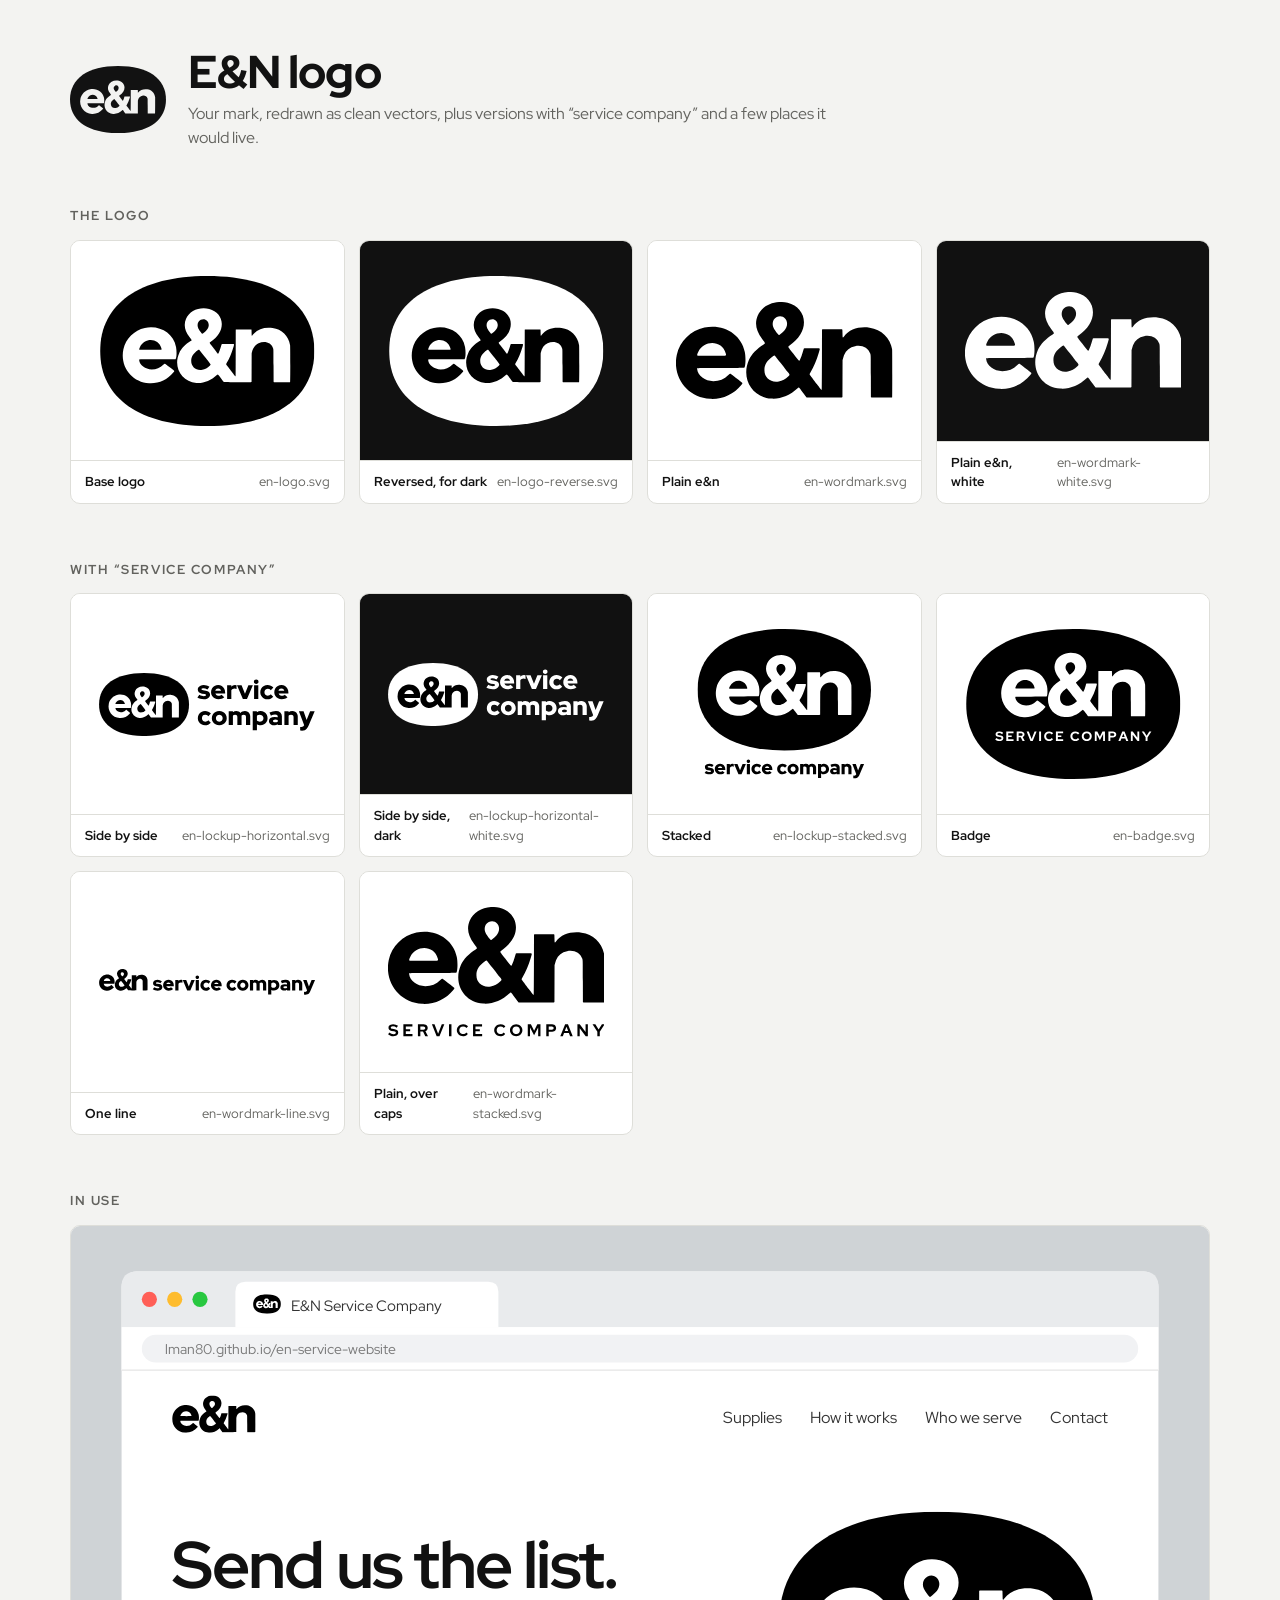
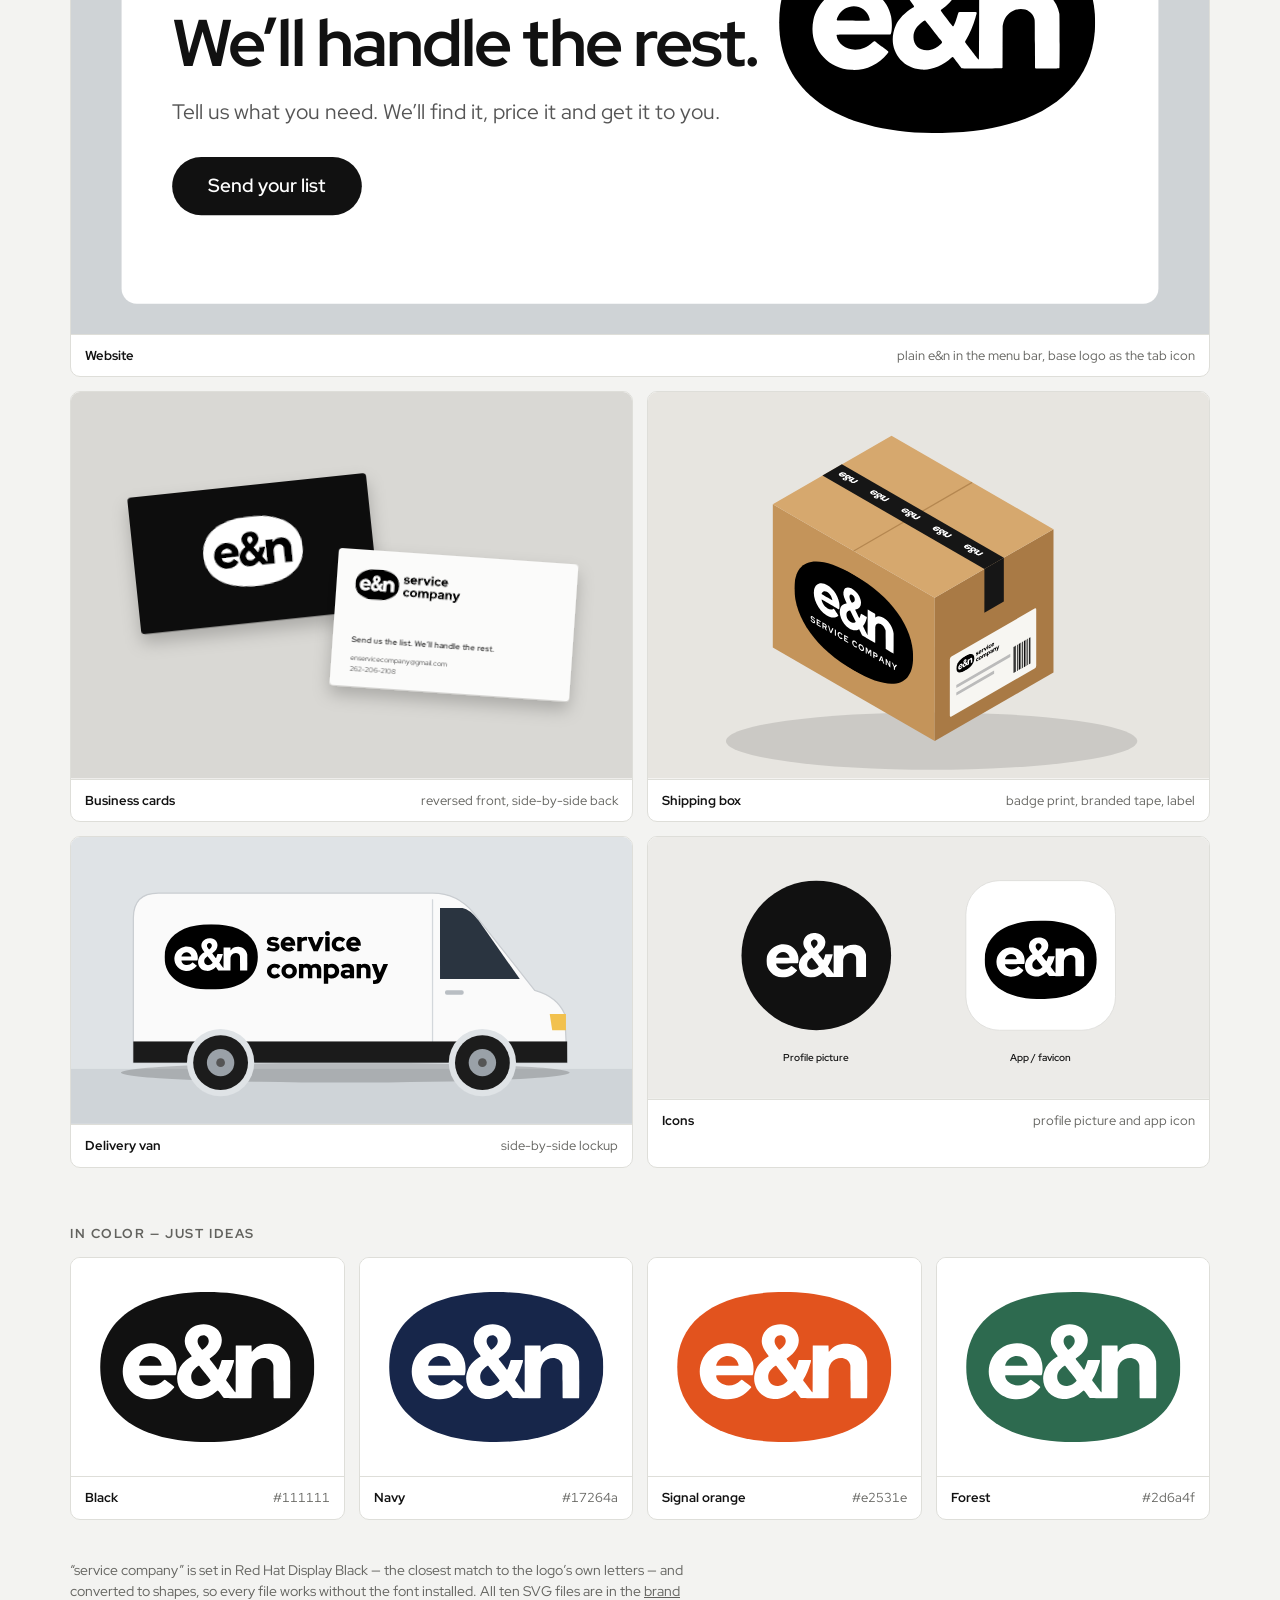
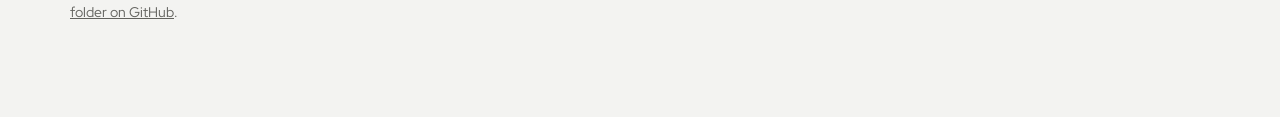
<file: brand/mockups.html>
<!doctype html>
<html lang="en"><head><meta charset="utf-8"><meta name="viewport" content="width=device-width, initial-scale=1"><link rel="icon" href="en-logo.svg" type="image/svg+xml">
<title>E&amp;N Logo Mockups</title>
<link rel="preconnect" href="https://fonts.googleapis.com">
<link rel="preconnect" href="https://fonts.gstatic.com" crossorigin>
<link rel="stylesheet" href="https://fonts.googleapis.com/css2?family=Red+Hat+Display:wght@400;500;600;700;800;900&display=swap">
<style>
:root {
  --ground: #f3f3f1; --panel: #ffffff; --ink: #121212; --ink-2: #62625e; --line: #deded9;
  --font: "Red Hat Display", "Segoe UI", Helvetica, Arial, sans-serif;
}
@media (prefers-color-scheme: dark) {
  :root:not([data-theme="light"]) { color-scheme: dark; --ground: #141414; --panel: #1d1d1c; --ink: #f1f1ee; --ink-2: #a3a39e; --line: #30302e; }
}
:root[data-theme="dark"] { color-scheme: dark; --ground: #141414; --panel: #1d1d1c; --ink: #f1f1ee; --ink-2: #a3a39e; --line: #30302e; }
* { box-sizing: border-box; }
body { background: var(--ground); color: var(--ink); font: 400 16px/1.5 var(--font); }
.wrap { max-width: 1180px; margin: 0 auto; padding-inline: 20px; padding-block: 40px 72px; }
header { display: flex; align-items: center; gap: 22px; flex-wrap: wrap; }
header svg { width: 96px; height: auto; color: var(--ink); }
h1 { font-size: clamp(30px, 5vw, 46px); line-height: 1.05; font-weight: 800; letter-spacing: -.02em; margin: 0; }
header p { margin: 6px 0 0; color: var(--ink-2); max-width: 60ch; }
h2 { font-size: 13px; font-weight: 700; text-transform: uppercase; letter-spacing: .12em; color: var(--ink-2); margin: 56px 0 14px; }
.grid { display: grid; gap: 14px; grid-template-columns: repeat(auto-fill, minmax(250px, 1fr)); }
.tile { margin: 0; background: var(--panel); border: 1px solid var(--line); border-radius: 10px; overflow: hidden; display: flex; flex-direction: column; }
.tile .art { flex: 1; display: grid; place-items: center; padding: 34px 28px; min-height: 200px; background: #fff; }
.tile.dark .art { background: #111; }
.tile svg { width: 100%; max-height: 150px; height: auto; }
figcaption { display: flex; justify-content: space-between; gap: 10px; padding: 11px 14px; border-top: 1px solid var(--line); font-size: 13px; }
figcaption span { color: var(--ink-2); font-variant-numeric: tabular-nums; }
.scenes { display: grid; gap: 14px; grid-template-columns: repeat(2, 1fr); }
.scene { margin: 0; border-radius: 10px; overflow: hidden; border: 1px solid var(--line); background: var(--panel); }
.scene svg { display: block; width: 100%; height: auto; }
.scene figcaption { border-top: 1px solid var(--line); }
.scene.wide { grid-column: 1 / -1; }
.mk { font-family: var(--font); }
.note { color: var(--ink-2); font-size: 14px; margin-top: 40px; max-width: 70ch; }
.note a { color: inherit; }
@media (max-width: 760px) { .scenes { grid-template-columns: 1fr; } }
</style>
</head><body>
<svg width="0" height="0" style="position:absolute" aria-hidden="true"><defs><symbol id="s-en-logo" viewBox="0 0 866.00 606.34"><g transform="translate(0.00 0.00)"><path fill="#000" d="M866 303.17C866 493.86 705.35 606.34 433 606.34C160.65 606.34 0 493.86 0 303.17C0 112.48 160.65 0 433 0C705.35 0 866 112.48 866 303.17Z"/><path fill="#fff" d="M198.17 433.13C127.62 429.41 79.18 365.54 94.04 295.83C103.01 253.73 138.37 218.71 180.69 210.03C240.82 197.69 295.85 231.16 306.81 286.74C310.39 304.91 309.29 333.57 304.91 336.08C304.32 336.41 289.50 336.53 231.62 336.67C148.49 336.86 157.43 336.45 157.77 340.00C159.78 360.75 182.57 377.80 208.33 377.81C227.57 377.83 241.73 371.92 256.36 357.79C260.96 353.35 260.95 353.35 267.67 358.64C272.22 362.23 274.09 363.66 282.67 370.11C302.57 385.08 301.22 383.25 296.60 388.85C271.21 419.62 236.66 435.16 198.17 433.13ZM389.17 432.46C328.33 427.49 294.29 367.72 319.88 310.83C327.63 293.60 345.05 275.42 365.80 262.90C371.54 259.44 371.83 260.45 361.12 246.30C341.50 220.35 337.12 196.94 347.36 172.70C361.05 140.30 401.72 123.05 440.92 133.02C471.93 140.90 491.80 164.72 491.79 194.00C491.78 221.10 476.96 244.71 445.79 267.28C441.34 270.50 440.36 268.55 457.46 290.50C460.03 293.80 463.48 298.30 465.13 300.50C466.78 302.70 469.69 306.45 471.60 308.83C477.33 315.98 477.04 316.02 480.61 307.61C483.87 299.96 485.16 296.30 488.15 286.35C491.10 276.52 491.35 275.86 492.26 275.37C493.58 274.67 539.85 274.76 540.63 275.47C541.58 276.33 541.54 277.89 540.47 281.55C540.00 283.17 538.88 287.05 537.99 290.17C531.49 312.77 522.59 333.67 512.01 351.15C508.65 356.69 508.65 356.65 513.47 362.83C515.04 364.85 519.13 370.18 522.55 374.67C525.97 379.16 530.24 384.71 532.04 387.00C533.84 389.29 537.20 393.72 539.52 396.83C545.29 404.61 546.68 405.95 547.56 404.58C547.71 404.35 547.91 362.13 548.00 310.76L548.17 217.35L548.93 216.59L549.69 215.83L580.17 215.83L610.65 215.83L611.41 216.59C612.16 217.35 612.17 217.43 612.33 228.99C612.54 243.43 612.67 243.68 617.05 237.94C633.69 216.06 662.48 206.23 697.03 210.65C733.98 215.37 761.75 242.43 767.89 279.67C768.86 285.55 768.98 427.20 768.02 428.24C766.97 429.36 765.78 429.39 733.26 429.28L702.68 429.17L701.93 428.41L701.17 427.65L700.98 363.24C700.78 293.00 700.91 297.66 698.96 291.68C691.61 269.15 665.29 260.23 640.43 271.84C626.20 278.49 617.02 291.10 613.28 309.17L612.52 312.83L612.34 370.28L612.17 427.73L611.42 428.33C610.16 429.35 607.33 429.39 553.33 429.27C508.64 429.17 501.37 429.09 500.53 428.67C499.56 428.18 498.68 427.05 487.56 412.17C474.81 395.10 476.25 396.20 471.91 400.29C447.76 423.03 417.55 434.78 389.17 432.46ZM413.17 378.85C423.96 376.92 433.91 371.48 443.23 362.40C447.86 357.89 447.89 358.15 441.77 350.33C439.26 347.12 435.47 342.25 433.35 339.49C425.67 329.50 415.92 317.16 405.20 303.83C399.70 297.00 399.54 296.92 395.95 299.56C375.58 314.53 368.27 326.15 368.21 343.67C368.13 367.86 387.95 383.38 413.17 378.85ZM243.75 298.38C248.78 298.31 249.12 297.62 247.32 291.14C235.98 250.30 180.14 247.52 161.15 286.86C157.21 295.04 156.93 297.89 160.04 298.31C161.25 298.47 233.02 298.53 243.75 298.38ZM416.68 231.61C428.68 222.03 433.52 216.57 436.76 209.00C445.83 187.78 426.65 167.37 406.83 177.15C394.71 183.13 390.44 198.27 397.01 211.97C399.32 216.79 410.71 232.43 412.40 233.11C413.63 233.60 414.64 233.25 416.68 231.61Z"/></g></symbol><symbol id="s-en-logo-reverse" viewBox="0 0 866.00 606.34"><g transform="translate(0.00 0.00)"><path fill="#fff" d="M866 303.17C866 493.86 705.35 606.34 433 606.34C160.65 606.34 0 493.86 0 303.17C0 112.48 160.65 0 433 0C705.35 0 866 112.48 866 303.17Z"/><path fill="#000" d="M198.17 433.13C127.62 429.41 79.18 365.54 94.04 295.83C103.01 253.73 138.37 218.71 180.69 210.03C240.82 197.69 295.85 231.16 306.81 286.74C310.39 304.91 309.29 333.57 304.91 336.08C304.32 336.41 289.50 336.53 231.62 336.67C148.49 336.86 157.43 336.45 157.77 340.00C159.78 360.75 182.57 377.80 208.33 377.81C227.57 377.83 241.73 371.92 256.36 357.79C260.96 353.35 260.95 353.35 267.67 358.64C272.22 362.23 274.09 363.66 282.67 370.11C302.57 385.08 301.22 383.25 296.60 388.85C271.21 419.62 236.66 435.16 198.17 433.13ZM389.17 432.46C328.33 427.49 294.29 367.72 319.88 310.83C327.63 293.60 345.05 275.42 365.80 262.90C371.54 259.44 371.83 260.45 361.12 246.30C341.50 220.35 337.12 196.94 347.36 172.70C361.05 140.30 401.72 123.05 440.92 133.02C471.93 140.90 491.80 164.72 491.79 194.00C491.78 221.10 476.96 244.71 445.79 267.28C441.34 270.50 440.36 268.55 457.46 290.50C460.03 293.80 463.48 298.30 465.13 300.50C466.78 302.70 469.69 306.45 471.60 308.83C477.33 315.98 477.04 316.02 480.61 307.61C483.87 299.96 485.16 296.30 488.15 286.35C491.10 276.52 491.35 275.86 492.26 275.37C493.58 274.67 539.85 274.76 540.63 275.47C541.58 276.33 541.54 277.89 540.47 281.55C540.00 283.17 538.88 287.05 537.99 290.17C531.49 312.77 522.59 333.67 512.01 351.15C508.65 356.69 508.65 356.65 513.47 362.83C515.04 364.85 519.13 370.18 522.55 374.67C525.97 379.16 530.24 384.71 532.04 387.00C533.84 389.29 537.20 393.72 539.52 396.83C545.29 404.61 546.68 405.95 547.56 404.58C547.71 404.35 547.91 362.13 548.00 310.76L548.17 217.35L548.93 216.59L549.69 215.83L580.17 215.83L610.65 215.83L611.41 216.59C612.16 217.35 612.17 217.43 612.33 228.99C612.54 243.43 612.67 243.68 617.05 237.94C633.69 216.06 662.48 206.23 697.03 210.65C733.98 215.37 761.75 242.43 767.89 279.67C768.86 285.55 768.98 427.20 768.02 428.24C766.97 429.36 765.78 429.39 733.26 429.28L702.68 429.17L701.93 428.41L701.17 427.65L700.98 363.24C700.78 293.00 700.91 297.66 698.96 291.68C691.61 269.15 665.29 260.23 640.43 271.84C626.20 278.49 617.02 291.10 613.28 309.17L612.52 312.83L612.34 370.28L612.17 427.73L611.42 428.33C610.16 429.35 607.33 429.39 553.33 429.27C508.64 429.17 501.37 429.09 500.53 428.67C499.56 428.18 498.68 427.05 487.56 412.17C474.81 395.10 476.25 396.20 471.91 400.29C447.76 423.03 417.55 434.78 389.17 432.46ZM413.17 378.85C423.96 376.92 433.91 371.48 443.23 362.40C447.86 357.89 447.89 358.15 441.77 350.33C439.26 347.12 435.47 342.25 433.35 339.49C425.67 329.50 415.92 317.16 405.20 303.83C399.70 297.00 399.54 296.92 395.95 299.56C375.58 314.53 368.27 326.15 368.21 343.67C368.13 367.86 387.95 383.38 413.17 378.85ZM243.75 298.38C248.78 298.31 249.12 297.62 247.32 291.14C235.98 250.30 180.14 247.52 161.15 286.86C157.21 295.04 156.93 297.89 160.04 298.31C161.25 298.47 233.02 298.53 243.75 298.38ZM416.68 231.61C428.68 222.03 433.52 216.57 436.76 209.00C445.83 187.78 426.65 167.37 406.83 177.15C394.71 183.13 390.44 198.27 397.01 211.97C399.32 216.79 410.71 232.43 412.40 233.11C413.63 233.60 414.64 233.25 416.68 231.61Z"/></g></symbol><symbol id="s-en-wordmark" viewBox="0 0 677.00 303.00"><path fill="#000" transform="translate(0.00 0.00) scale(1.0) translate(-91.67 -130.33)" d="M198.17 433.13C127.62 429.41 79.18 365.54 94.04 295.83C103.01 253.73 138.37 218.71 180.69 210.03C240.82 197.69 295.85 231.16 306.81 286.74C310.39 304.91 309.29 333.57 304.91 336.08C304.32 336.41 289.50 336.53 231.62 336.67C148.49 336.86 157.43 336.45 157.77 340.00C159.78 360.75 182.57 377.80 208.33 377.81C227.57 377.83 241.73 371.92 256.36 357.79C260.96 353.35 260.95 353.35 267.67 358.64C272.22 362.23 274.09 363.66 282.67 370.11C302.57 385.08 301.22 383.25 296.60 388.85C271.21 419.62 236.66 435.16 198.17 433.13ZM389.17 432.46C328.33 427.49 294.29 367.72 319.88 310.83C327.63 293.60 345.05 275.42 365.80 262.90C371.54 259.44 371.83 260.45 361.12 246.30C341.50 220.35 337.12 196.94 347.36 172.70C361.05 140.30 401.72 123.05 440.92 133.02C471.93 140.90 491.80 164.72 491.79 194.00C491.78 221.10 476.96 244.71 445.79 267.28C441.34 270.50 440.36 268.55 457.46 290.50C460.03 293.80 463.48 298.30 465.13 300.50C466.78 302.70 469.69 306.45 471.60 308.83C477.33 315.98 477.04 316.02 480.61 307.61C483.87 299.96 485.16 296.30 488.15 286.35C491.10 276.52 491.35 275.86 492.26 275.37C493.58 274.67 539.85 274.76 540.63 275.47C541.58 276.33 541.54 277.89 540.47 281.55C540.00 283.17 538.88 287.05 537.99 290.17C531.49 312.77 522.59 333.67 512.01 351.15C508.65 356.69 508.65 356.65 513.47 362.83C515.04 364.85 519.13 370.18 522.55 374.67C525.97 379.16 530.24 384.71 532.04 387.00C533.84 389.29 537.20 393.72 539.52 396.83C545.29 404.61 546.68 405.95 547.56 404.58C547.71 404.35 547.91 362.13 548.00 310.76L548.17 217.35L548.93 216.59L549.69 215.83L580.17 215.83L610.65 215.83L611.41 216.59C612.16 217.35 612.17 217.43 612.33 228.99C612.54 243.43 612.67 243.68 617.05 237.94C633.69 216.06 662.48 206.23 697.03 210.65C733.98 215.37 761.75 242.43 767.89 279.67C768.86 285.55 768.98 427.20 768.02 428.24C766.97 429.36 765.78 429.39 733.26 429.28L702.68 429.17L701.93 428.41L701.17 427.65L700.98 363.24C700.78 293.00 700.91 297.66 698.96 291.68C691.61 269.15 665.29 260.23 640.43 271.84C626.20 278.49 617.02 291.10 613.28 309.17L612.52 312.83L612.34 370.28L612.17 427.73L611.42 428.33C610.16 429.35 607.33 429.39 553.33 429.27C508.64 429.17 501.37 429.09 500.53 428.67C499.56 428.18 498.68 427.05 487.56 412.17C474.81 395.10 476.25 396.20 471.91 400.29C447.76 423.03 417.55 434.78 389.17 432.46ZM413.17 378.85C423.96 376.92 433.91 371.48 443.23 362.40C447.86 357.89 447.89 358.15 441.77 350.33C439.26 347.12 435.47 342.25 433.35 339.49C425.67 329.50 415.92 317.16 405.20 303.83C399.70 297.00 399.54 296.92 395.95 299.56C375.58 314.53 368.27 326.15 368.21 343.67C368.13 367.86 387.95 383.38 413.17 378.85ZM243.75 298.38C248.78 298.31 249.12 297.62 247.32 291.14C235.98 250.30 180.14 247.52 161.15 286.86C157.21 295.04 156.93 297.89 160.04 298.31C161.25 298.47 233.02 298.53 243.75 298.38ZM416.68 231.61C428.68 222.03 433.52 216.57 436.76 209.00C445.83 187.78 426.65 167.37 406.83 177.15C394.71 183.13 390.44 198.27 397.01 211.97C399.32 216.79 410.71 232.43 412.40 233.11C413.63 233.60 414.64 233.25 416.68 231.61Z"/></symbol><symbol id="s-en-wordmark-white" viewBox="0 0 677.00 303.00"><path fill="#fff" transform="translate(0.00 0.00) scale(1.0) translate(-91.67 -130.33)" d="M198.17 433.13C127.62 429.41 79.18 365.54 94.04 295.83C103.01 253.73 138.37 218.71 180.69 210.03C240.82 197.69 295.85 231.16 306.81 286.74C310.39 304.91 309.29 333.57 304.91 336.08C304.32 336.41 289.50 336.53 231.62 336.67C148.49 336.86 157.43 336.45 157.77 340.00C159.78 360.75 182.57 377.80 208.33 377.81C227.57 377.83 241.73 371.92 256.36 357.79C260.96 353.35 260.95 353.35 267.67 358.64C272.22 362.23 274.09 363.66 282.67 370.11C302.57 385.08 301.22 383.25 296.60 388.85C271.21 419.62 236.66 435.16 198.17 433.13ZM389.17 432.46C328.33 427.49 294.29 367.72 319.88 310.83C327.63 293.60 345.05 275.42 365.80 262.90C371.54 259.44 371.83 260.45 361.12 246.30C341.50 220.35 337.12 196.94 347.36 172.70C361.05 140.30 401.72 123.05 440.92 133.02C471.93 140.90 491.80 164.72 491.79 194.00C491.78 221.10 476.96 244.71 445.79 267.28C441.34 270.50 440.36 268.55 457.46 290.50C460.03 293.80 463.48 298.30 465.13 300.50C466.78 302.70 469.69 306.45 471.60 308.83C477.33 315.98 477.04 316.02 480.61 307.61C483.87 299.96 485.16 296.30 488.15 286.35C491.10 276.52 491.35 275.86 492.26 275.37C493.58 274.67 539.85 274.76 540.63 275.47C541.58 276.33 541.54 277.89 540.47 281.55C540.00 283.17 538.88 287.05 537.99 290.17C531.49 312.77 522.59 333.67 512.01 351.15C508.65 356.69 508.65 356.65 513.47 362.83C515.04 364.85 519.13 370.18 522.55 374.67C525.97 379.16 530.24 384.71 532.04 387.00C533.84 389.29 537.20 393.72 539.52 396.83C545.29 404.61 546.68 405.95 547.56 404.58C547.71 404.35 547.91 362.13 548.00 310.76L548.17 217.35L548.93 216.59L549.69 215.83L580.17 215.83L610.65 215.83L611.41 216.59C612.16 217.35 612.17 217.43 612.33 228.99C612.54 243.43 612.67 243.68 617.05 237.94C633.69 216.06 662.48 206.23 697.03 210.65C733.98 215.37 761.75 242.43 767.89 279.67C768.86 285.55 768.98 427.20 768.02 428.24C766.97 429.36 765.78 429.39 733.26 429.28L702.68 429.17L701.93 428.41L701.17 427.65L700.98 363.24C700.78 293.00 700.91 297.66 698.96 291.68C691.61 269.15 665.29 260.23 640.43 271.84C626.20 278.49 617.02 291.10 613.28 309.17L612.52 312.83L612.34 370.28L612.17 427.73L611.42 428.33C610.16 429.35 607.33 429.39 553.33 429.27C508.64 429.17 501.37 429.09 500.53 428.67C499.56 428.18 498.68 427.05 487.56 412.17C474.81 395.10 476.25 396.20 471.91 400.29C447.76 423.03 417.55 434.78 389.17 432.46ZM413.17 378.85C423.96 376.92 433.91 371.48 443.23 362.40C447.86 357.89 447.89 358.15 441.77 350.33C439.26 347.12 435.47 342.25 433.35 339.49C425.67 329.50 415.92 317.16 405.20 303.83C399.70 297.00 399.54 296.92 395.95 299.56C375.58 314.53 368.27 326.15 368.21 343.67C368.13 367.86 387.95 383.38 413.17 378.85ZM243.75 298.38C248.78 298.31 249.12 297.62 247.32 291.14C235.98 250.30 180.14 247.52 161.15 286.86C157.21 295.04 156.93 297.89 160.04 298.31C161.25 298.47 233.02 298.53 243.75 298.38ZM416.68 231.61C428.68 222.03 433.52 216.57 436.76 209.00C445.83 187.78 426.65 167.37 406.83 177.15C394.71 183.13 390.44 198.27 397.01 211.97C399.32 216.79 410.71 232.43 412.40 233.11C413.63 233.60 414.64 233.25 416.68 231.61Z"/></symbol><symbol id="s-en-lockup-horizontal" viewBox="0 0 2082.50 606.34"><g transform="translate(0.00 0.00)"><path fill="#000" d="M866 303.17C866 493.86 705.35 606.34 433 606.34C160.65 606.34 0 493.86 0 303.17C0 112.48 160.65 0 433 0C705.35 0 866 112.48 866 303.17Z"/><path fill="#fff" d="M198.17 433.13C127.62 429.41 79.18 365.54 94.04 295.83C103.01 253.73 138.37 218.71 180.69 210.03C240.82 197.69 295.85 231.16 306.81 286.74C310.39 304.91 309.29 333.57 304.91 336.08C304.32 336.41 289.50 336.53 231.62 336.67C148.49 336.86 157.43 336.45 157.77 340.00C159.78 360.75 182.57 377.80 208.33 377.81C227.57 377.83 241.73 371.92 256.36 357.79C260.96 353.35 260.95 353.35 267.67 358.64C272.22 362.23 274.09 363.66 282.67 370.11C302.57 385.08 301.22 383.25 296.60 388.85C271.21 419.62 236.66 435.16 198.17 433.13ZM389.17 432.46C328.33 427.49 294.29 367.72 319.88 310.83C327.63 293.60 345.05 275.42 365.80 262.90C371.54 259.44 371.83 260.45 361.12 246.30C341.50 220.35 337.12 196.94 347.36 172.70C361.05 140.30 401.72 123.05 440.92 133.02C471.93 140.90 491.80 164.72 491.79 194.00C491.78 221.10 476.96 244.71 445.79 267.28C441.34 270.50 440.36 268.55 457.46 290.50C460.03 293.80 463.48 298.30 465.13 300.50C466.78 302.70 469.69 306.45 471.60 308.83C477.33 315.98 477.04 316.02 480.61 307.61C483.87 299.96 485.16 296.30 488.15 286.35C491.10 276.52 491.35 275.86 492.26 275.37C493.58 274.67 539.85 274.76 540.63 275.47C541.58 276.33 541.54 277.89 540.47 281.55C540.00 283.17 538.88 287.05 537.99 290.17C531.49 312.77 522.59 333.67 512.01 351.15C508.65 356.69 508.65 356.65 513.47 362.83C515.04 364.85 519.13 370.18 522.55 374.67C525.97 379.16 530.24 384.71 532.04 387.00C533.84 389.29 537.20 393.72 539.52 396.83C545.29 404.61 546.68 405.95 547.56 404.58C547.71 404.35 547.91 362.13 548.00 310.76L548.17 217.35L548.93 216.59L549.69 215.83L580.17 215.83L610.65 215.83L611.41 216.59C612.16 217.35 612.17 217.43 612.33 228.99C612.54 243.43 612.67 243.68 617.05 237.94C633.69 216.06 662.48 206.23 697.03 210.65C733.98 215.37 761.75 242.43 767.89 279.67C768.86 285.55 768.98 427.20 768.02 428.24C766.97 429.36 765.78 429.39 733.26 429.28L702.68 429.17L701.93 428.41L701.17 427.65L700.98 363.24C700.78 293.00 700.91 297.66 698.96 291.68C691.61 269.15 665.29 260.23 640.43 271.84C626.20 278.49 617.02 291.10 613.28 309.17L612.52 312.83L612.34 370.28L612.17 427.73L611.42 428.33C610.16 429.35 607.33 429.39 553.33 429.27C508.64 429.17 501.37 429.09 500.53 428.67C499.56 428.18 498.68 427.05 487.56 412.17C474.81 395.10 476.25 396.20 471.91 400.29C447.76 423.03 417.55 434.78 389.17 432.46ZM413.17 378.85C423.96 376.92 433.91 371.48 443.23 362.40C447.86 357.89 447.89 358.15 441.77 350.33C439.26 347.12 435.47 342.25 433.35 339.49C425.67 329.50 415.92 317.16 405.20 303.83C399.70 297.00 399.54 296.92 395.95 299.56C375.58 314.53 368.27 326.15 368.21 343.67C368.13 367.86 387.95 383.38 413.17 378.85ZM243.75 298.38C248.78 298.31 249.12 297.62 247.32 291.14C235.98 250.30 180.14 247.52 161.15 286.86C157.21 295.04 156.93 297.89 160.04 298.31C161.25 298.47 233.02 298.53 243.75 298.38ZM416.68 231.61C428.68 222.03 433.52 216.57 436.76 209.00C445.83 187.78 426.65 167.37 406.83 177.15C394.71 183.13 390.44 198.27 397.01 211.97C399.32 216.79 410.71 232.43 412.40 233.11C413.63 233.60 414.64 233.25 416.68 231.61Z"/></g><path d="M1008.75 253.17Q990 253.17 974 248.8Q958 244.42 946.25 235.92L965.5 208.67Q978 216.17 988.25 219.55Q998.5 222.92 1008.5 222.92Q1018.5 222.92 1024.38 220.05Q1030.25 217.17 1030.25 212.42Q1030.25 208.67 1027 206.3Q1023.75 203.92 1016.75 202.92L990.5 198.92Q970.75 195.92 960.38 185.8Q950 175.67 950 159.42Q950 145.92 956.88 136.3Q963.75 126.67 976.5 121.55Q989.25 116.42 1007 116.42Q1021.5 116.42 1035.75 120.42Q1050 124.42 1062.25 132.42L1043 158.42Q1032.25 152.17 1022.5 149.3Q1012.75 146.42 1003 146.42Q995.25 146.42 990.5 149.05Q985.75 151.67 985.75 155.92Q985.75 159.92 989.25 162.3Q992.75 164.67 1001.25 165.92L1027.5 169.92Q1047 172.67 1057.62 182.8Q1068.25 192.92 1068.25 208.42Q1068.25 221.42 1060.5 231.42Q1052.75 241.42 1039.38 247.3Q1026 253.17 1008.75 253.17ZM1149.75 253.17Q1129.5 253.17 1113.12 244.05Q1096.75 234.92 1087.25 219.42Q1077.75 203.92 1077.75 184.67Q1077.75 165.42 1086.88 149.92Q1096 134.42 1111.75 125.3Q1127.5 116.17 1146.75 116.17Q1166.25 116.17 1181.25 125.55Q1196.25 134.92 1204.88 151.17Q1213.5 167.42 1213.5 188.42V198.42H1119.25Q1122 204.67 1126.62 209.42Q1131.25 214.17 1137.75 216.8Q1144.25 219.42 1151.75 219.42Q1160 219.42 1166.75 216.8Q1173.5 214.17 1178.25 209.42L1205 233.17Q1192.5 243.67 1179.38 248.42Q1166.25 253.17 1149.75 253.17ZM1118.5 170.17H1173.75Q1171.75 163.67 1167.62 159.05Q1163.5 154.42 1158 151.8Q1152.5 149.17 1146 149.17Q1139.25 149.17 1133.75 151.67Q1128.25 154.17 1124.38 158.8Q1120.5 163.42 1118.5 170.17ZM1232.5 250.67V118.42H1273V131.67Q1279.5 123.67 1288.25 119.55Q1297 115.42 1307.75 115.42Q1318.5 115.67 1323 118.67V153.92Q1319 151.92 1314 150.92Q1309 149.92 1303.75 149.92Q1294.25 149.92 1286.12 154.3Q1278 158.67 1273 166.67V250.67ZM1384 250.67 1327.5 118.42H1371.5L1404.25 199.42L1437 118.42H1480L1423.5 250.67ZM1492 250.67V118.42H1532.5V250.67ZM1512.25 106.17Q1503 106.17 1496.5 99.67Q1490 93.17 1490 83.92Q1490 74.58 1496.5 68.12Q1503 61.67 1512.25 61.67Q1521.6 61.67 1528.05 68.12Q1534.5 74.58 1534.5 83.92Q1534.5 93.17 1528.05 99.67Q1521.6 106.17 1512.25 106.17ZM1621.5 253.17Q1601.75 253.17 1585.88 244.17Q1570 235.17 1560.75 219.55Q1551.5 203.92 1551.5 184.67Q1551.5 165.17 1560.75 149.67Q1570 134.17 1585.88 125.05Q1601.75 115.92 1621.5 115.92Q1637.75 115.92 1652.5 122.3Q1667.25 128.67 1677.5 140.42L1652.75 166.17Q1645.75 158.17 1638.5 154.55Q1631.25 150.92 1622.5 150.92Q1613.75 150.92 1606.75 155.3Q1599.75 159.67 1595.75 167.3Q1591.75 174.92 1591.75 184.67Q1591.75 194.17 1595.88 201.8Q1600 209.42 1607.25 213.8Q1614.5 218.17 1623.5 218.17Q1631.75 218.17 1638.75 214.67Q1645.75 211.17 1652.25 203.92L1676.25 228.92Q1666.25 240.42 1651.75 246.8Q1637.25 253.17 1621.5 253.17ZM1758.25 253.17Q1738 253.17 1721.62 244.05Q1705.25 234.92 1695.75 219.42Q1686.25 203.92 1686.25 184.67Q1686.25 165.42 1695.38 149.92Q1704.5 134.42 1720.25 125.3Q1736 116.17 1755.25 116.17Q1774.75 116.17 1789.75 125.55Q1804.75 134.92 1813.38 151.17Q1822 167.42 1822 188.42V198.42H1727.75Q1730.5 204.67 1735.12 209.42Q1739.75 214.17 1746.25 216.8Q1752.75 219.42 1760.25 219.42Q1768.5 219.42 1775.25 216.8Q1782 214.17 1786.75 209.42L1813.5 233.17Q1801 243.67 1787.88 248.42Q1774.75 253.17 1758.25 253.17ZM1727 170.17H1782.25Q1780.25 163.67 1776.12 159.05Q1772 154.42 1766.5 151.8Q1761 149.17 1754.5 149.17Q1747.75 149.17 1742.25 151.67Q1736.75 154.17 1732.88 158.8Q1729 163.42 1727 170.17ZM1020.5 503.17Q1000.75 503.17 984.88 494.17Q969 485.17 959.75 469.55Q950.5 453.92 950.5 434.67Q950.5 415.17 959.75 399.67Q969 384.17 984.88 375.05Q1000.75 365.92 1020.5 365.92Q1036.75 365.92 1051.5 372.3Q1066.25 378.67 1076.5 390.42L1051.75 416.17Q1044.75 408.17 1037.5 404.55Q1030.25 400.92 1021.5 400.92Q1012.75 400.92 1005.75 405.3Q998.75 409.67 994.75 417.3Q990.75 424.92 990.75 434.67Q990.75 444.17 994.88 451.8Q999 459.42 1006.25 463.8Q1013.5 468.17 1022.5 468.17Q1030.75 468.17 1037.75 464.67Q1044.75 461.17 1051.25 453.92L1075.25 478.92Q1065.25 490.42 1050.75 496.8Q1036.25 503.17 1020.5 503.17ZM1157 503.17Q1136.75 503.17 1120.46 494.08Q1104.18 484.99 1094.71 469.44Q1085.25 453.89 1085.25 434.66Q1085.25 415.42 1094.71 399.8Q1104.18 384.18 1120.46 375.05Q1136.75 365.92 1157 365.92Q1177.18 365.92 1193.44 375.04Q1209.69 384.15 1219.22 399.75Q1228.75 415.34 1228.75 434.63Q1228.75 453.92 1219.22 469.46Q1209.69 485 1193.44 494.08Q1177.18 503.17 1157 503.17ZM1157 468.17Q1166.25 468.17 1173.48 463.68Q1180.71 459.19 1184.98 451.59Q1189.25 443.99 1189.25 434.67Q1189.25 425.17 1185 417.55Q1180.75 409.92 1173.4 405.42Q1166.06 400.92 1157.03 400.92Q1148 400.92 1140.62 405.42Q1133.25 409.92 1129 417.5Q1124.75 425.08 1124.75 434.67Q1124.75 443.99 1129 451.58Q1133.25 459.17 1140.61 463.67Q1147.96 468.17 1157 468.17ZM1247.75 500.67V368.42H1288.25V376.92Q1302.25 365.92 1321.25 365.92Q1333.75 365.92 1343.75 370.67Q1353.75 375.42 1360.5 384.17Q1368.5 375.42 1379.5 370.67Q1390.5 365.92 1403.5 365.92Q1418.5 365.92 1430 372.67Q1441.5 379.42 1448.12 391.42Q1454.75 403.42 1454.75 419.17V500.67H1414.25V424.67Q1414.25 413.67 1408.38 407.17Q1402.5 400.67 1392.75 400.67Q1386 400.67 1380.5 403.17Q1375 405.67 1371 410.67Q1371.25 412.67 1371.38 414.8Q1371.5 416.92 1371.5 419.17V500.67H1331V424.67Q1331 413.67 1325.12 407.17Q1319.25 400.67 1309.5 400.67Q1302.75 400.67 1297.38 403.05Q1292 405.42 1288.25 410.17V500.67ZM1478.75 551.67V368.42H1518.75V378.17Q1534.5 366.67 1554.25 366.67Q1573.27 366.67 1588.54 375.81Q1603.8 384.95 1612.78 400.31Q1621.75 415.67 1621.75 434.67Q1621.75 453.67 1612.59 469Q1603.43 484.34 1587.84 493.38Q1572.25 502.42 1553 502.42Q1543.83 502.42 1535.29 500.17Q1526.75 497.92 1519.25 493.67V551.67ZM1547.25 468.17Q1557.25 468.17 1565 463.8Q1572.75 459.42 1577.38 451.86Q1582 444.29 1582 434.73Q1582 425.17 1577.39 417.57Q1572.79 409.98 1564.89 405.57Q1557 401.17 1547.33 401.17Q1538.75 401.17 1531.75 403.8Q1524.75 406.42 1519.25 411.67V457.92Q1524.5 462.67 1531.79 465.42Q1539.07 468.17 1547.25 468.17ZM1683 502.92Q1669 502.92 1658.12 497.67Q1647.25 492.42 1641.12 483.17Q1635 473.92 1635 461.92Q1635 442.92 1649.38 432.55Q1663.75 422.17 1689.5 422.17Q1705 422.17 1719.5 425.92V419.42Q1719.5 409.42 1713.12 404.55Q1706.75 399.67 1694.25 399.67Q1686.5 399.67 1676.88 402.17Q1667.25 404.67 1654.25 410.17L1639.75 380.42Q1656 373.17 1671.12 369.55Q1686.25 365.92 1701.5 365.92Q1729 365.92 1744.25 379.05Q1759.5 392.17 1759.5 415.92V500.67H1719.5V492.67Q1711.5 498.17 1702.62 500.55Q1693.75 502.92 1683 502.92ZM1673.5 461.17Q1673.5 467.42 1679 470.92Q1684.5 474.42 1694.25 474.42Q1701.5 474.42 1707.88 472.92Q1714.25 471.42 1719.5 468.17V451.17Q1713.75 449.67 1707.75 448.92Q1701.75 448.17 1695.5 448.17Q1685 448.17 1679.25 451.55Q1673.5 454.92 1673.5 461.17ZM1783.5 500.67V368.42H1824V377.42Q1839 365.92 1859.5 365.92Q1875 365.92 1886.88 372.67Q1898.75 379.42 1905.5 391.42Q1912.25 403.42 1912.25 419.17V500.67H1871.75V424.67Q1871.75 413.67 1865.25 407.17Q1858.75 400.67 1847.75 400.67Q1840 400.67 1834.12 403.42Q1828.25 406.17 1824 411.17V500.67ZM1952 554.67Q1947.25 554.67 1942.75 554.3Q1938.25 553.92 1935.25 553.17V518.67Q1940.25 519.67 1947.75 519.67Q1967.25 519.67 1974 502.67V502.42L1923.25 368.42H1968L1997.25 451.67L2031.25 368.42H2075L2015.75 507.42Q2008.5 524.67 1999.75 535.05Q1991 545.42 1979.5 550.05Q1968 554.67 1952 554.67Z"/></symbol><symbol id="s-en-lockup-horizontal-white" viewBox="0 0 2082.50 606.34"><g transform="translate(0.00 0.00)"><path fill="#fff" d="M866 303.17C866 493.86 705.35 606.34 433 606.34C160.65 606.34 0 493.86 0 303.17C0 112.48 160.65 0 433 0C705.35 0 866 112.48 866 303.17Z"/><path fill="#000" d="M198.17 433.13C127.62 429.41 79.18 365.54 94.04 295.83C103.01 253.73 138.37 218.71 180.69 210.03C240.82 197.69 295.85 231.16 306.81 286.74C310.39 304.91 309.29 333.57 304.91 336.08C304.32 336.41 289.50 336.53 231.62 336.67C148.49 336.86 157.43 336.45 157.77 340.00C159.78 360.75 182.57 377.80 208.33 377.81C227.57 377.83 241.73 371.92 256.36 357.79C260.96 353.35 260.95 353.35 267.67 358.64C272.22 362.23 274.09 363.66 282.67 370.11C302.57 385.08 301.22 383.25 296.60 388.85C271.21 419.62 236.66 435.16 198.17 433.13ZM389.17 432.46C328.33 427.49 294.29 367.72 319.88 310.83C327.63 293.60 345.05 275.42 365.80 262.90C371.54 259.44 371.83 260.45 361.12 246.30C341.50 220.35 337.12 196.94 347.36 172.70C361.05 140.30 401.72 123.05 440.92 133.02C471.93 140.90 491.80 164.72 491.79 194.00C491.78 221.10 476.96 244.71 445.79 267.28C441.34 270.50 440.36 268.55 457.46 290.50C460.03 293.80 463.48 298.30 465.13 300.50C466.78 302.70 469.69 306.45 471.60 308.83C477.33 315.98 477.04 316.02 480.61 307.61C483.87 299.96 485.16 296.30 488.15 286.35C491.10 276.52 491.35 275.86 492.26 275.37C493.58 274.67 539.85 274.76 540.63 275.47C541.58 276.33 541.54 277.89 540.47 281.55C540.00 283.17 538.88 287.05 537.99 290.17C531.49 312.77 522.59 333.67 512.01 351.15C508.65 356.69 508.65 356.65 513.47 362.83C515.04 364.85 519.13 370.18 522.55 374.67C525.97 379.16 530.24 384.71 532.04 387.00C533.84 389.29 537.20 393.72 539.52 396.83C545.29 404.61 546.68 405.95 547.56 404.58C547.71 404.35 547.91 362.13 548.00 310.76L548.17 217.35L548.93 216.59L549.69 215.83L580.17 215.83L610.65 215.83L611.41 216.59C612.16 217.35 612.17 217.43 612.33 228.99C612.54 243.43 612.67 243.68 617.05 237.94C633.69 216.06 662.48 206.23 697.03 210.65C733.98 215.37 761.75 242.43 767.89 279.67C768.86 285.55 768.98 427.20 768.02 428.24C766.97 429.36 765.78 429.39 733.26 429.28L702.68 429.17L701.93 428.41L701.17 427.65L700.98 363.24C700.78 293.00 700.91 297.66 698.96 291.68C691.61 269.15 665.29 260.23 640.43 271.84C626.20 278.49 617.02 291.10 613.28 309.17L612.52 312.83L612.34 370.28L612.17 427.73L611.42 428.33C610.16 429.35 607.33 429.39 553.33 429.27C508.64 429.17 501.37 429.09 500.53 428.67C499.56 428.18 498.68 427.05 487.56 412.17C474.81 395.10 476.25 396.20 471.91 400.29C447.76 423.03 417.55 434.78 389.17 432.46ZM413.17 378.85C423.96 376.92 433.91 371.48 443.23 362.40C447.86 357.89 447.89 358.15 441.77 350.33C439.26 347.12 435.47 342.25 433.35 339.49C425.67 329.50 415.92 317.16 405.20 303.83C399.70 297.00 399.54 296.92 395.95 299.56C375.58 314.53 368.27 326.15 368.21 343.67C368.13 367.86 387.95 383.38 413.17 378.85ZM243.75 298.38C248.78 298.31 249.12 297.62 247.32 291.14C235.98 250.30 180.14 247.52 161.15 286.86C157.21 295.04 156.93 297.89 160.04 298.31C161.25 298.47 233.02 298.53 243.75 298.38ZM416.68 231.61C428.68 222.03 433.52 216.57 436.76 209.00C445.83 187.78 426.65 167.37 406.83 177.15C394.71 183.13 390.44 198.27 397.01 211.97C399.32 216.79 410.71 232.43 412.40 233.11C413.63 233.60 414.64 233.25 416.68 231.61Z"/></g><path fill="#fff" d="M1008.75 253.17Q990 253.17 974 248.8Q958 244.42 946.25 235.92L965.5 208.67Q978 216.17 988.25 219.55Q998.5 222.92 1008.5 222.92Q1018.5 222.92 1024.38 220.05Q1030.25 217.17 1030.25 212.42Q1030.25 208.67 1027 206.3Q1023.75 203.92 1016.75 202.92L990.5 198.92Q970.75 195.92 960.38 185.8Q950 175.67 950 159.42Q950 145.92 956.88 136.3Q963.75 126.67 976.5 121.55Q989.25 116.42 1007 116.42Q1021.5 116.42 1035.75 120.42Q1050 124.42 1062.25 132.42L1043 158.42Q1032.25 152.17 1022.5 149.3Q1012.75 146.42 1003 146.42Q995.25 146.42 990.5 149.05Q985.75 151.67 985.75 155.92Q985.75 159.92 989.25 162.3Q992.75 164.67 1001.25 165.92L1027.5 169.92Q1047 172.67 1057.62 182.8Q1068.25 192.92 1068.25 208.42Q1068.25 221.42 1060.5 231.42Q1052.75 241.42 1039.38 247.3Q1026 253.17 1008.75 253.17ZM1149.75 253.17Q1129.5 253.17 1113.12 244.05Q1096.75 234.92 1087.25 219.42Q1077.75 203.92 1077.75 184.67Q1077.75 165.42 1086.88 149.92Q1096 134.42 1111.75 125.3Q1127.5 116.17 1146.75 116.17Q1166.25 116.17 1181.25 125.55Q1196.25 134.92 1204.88 151.17Q1213.5 167.42 1213.5 188.42V198.42H1119.25Q1122 204.67 1126.62 209.42Q1131.25 214.17 1137.75 216.8Q1144.25 219.42 1151.75 219.42Q1160 219.42 1166.75 216.8Q1173.5 214.17 1178.25 209.42L1205 233.17Q1192.5 243.67 1179.38 248.42Q1166.25 253.17 1149.75 253.17ZM1118.5 170.17H1173.75Q1171.75 163.67 1167.62 159.05Q1163.5 154.42 1158 151.8Q1152.5 149.17 1146 149.17Q1139.25 149.17 1133.75 151.67Q1128.25 154.17 1124.38 158.8Q1120.5 163.42 1118.5 170.17ZM1232.5 250.67V118.42H1273V131.67Q1279.5 123.67 1288.25 119.55Q1297 115.42 1307.75 115.42Q1318.5 115.67 1323 118.67V153.92Q1319 151.92 1314 150.92Q1309 149.92 1303.75 149.92Q1294.25 149.92 1286.12 154.3Q1278 158.67 1273 166.67V250.67ZM1384 250.67 1327.5 118.42H1371.5L1404.25 199.42L1437 118.42H1480L1423.5 250.67ZM1492 250.67V118.42H1532.5V250.67ZM1512.25 106.17Q1503 106.17 1496.5 99.67Q1490 93.17 1490 83.92Q1490 74.58 1496.5 68.12Q1503 61.67 1512.25 61.67Q1521.6 61.67 1528.05 68.12Q1534.5 74.58 1534.5 83.92Q1534.5 93.17 1528.05 99.67Q1521.6 106.17 1512.25 106.17ZM1621.5 253.17Q1601.75 253.17 1585.88 244.17Q1570 235.17 1560.75 219.55Q1551.5 203.92 1551.5 184.67Q1551.5 165.17 1560.75 149.67Q1570 134.17 1585.88 125.05Q1601.75 115.92 1621.5 115.92Q1637.75 115.92 1652.5 122.3Q1667.25 128.67 1677.5 140.42L1652.75 166.17Q1645.75 158.17 1638.5 154.55Q1631.25 150.92 1622.5 150.92Q1613.75 150.92 1606.75 155.3Q1599.75 159.67 1595.75 167.3Q1591.75 174.92 1591.75 184.67Q1591.75 194.17 1595.88 201.8Q1600 209.42 1607.25 213.8Q1614.5 218.17 1623.5 218.17Q1631.75 218.17 1638.75 214.67Q1645.75 211.17 1652.25 203.92L1676.25 228.92Q1666.25 240.42 1651.75 246.8Q1637.25 253.17 1621.5 253.17ZM1758.25 253.17Q1738 253.17 1721.62 244.05Q1705.25 234.92 1695.75 219.42Q1686.25 203.92 1686.25 184.67Q1686.25 165.42 1695.38 149.92Q1704.5 134.42 1720.25 125.3Q1736 116.17 1755.25 116.17Q1774.75 116.17 1789.75 125.55Q1804.75 134.92 1813.38 151.17Q1822 167.42 1822 188.42V198.42H1727.75Q1730.5 204.67 1735.12 209.42Q1739.75 214.17 1746.25 216.8Q1752.75 219.42 1760.25 219.42Q1768.5 219.42 1775.25 216.8Q1782 214.17 1786.75 209.42L1813.5 233.17Q1801 243.67 1787.88 248.42Q1774.75 253.17 1758.25 253.17ZM1727 170.17H1782.25Q1780.25 163.67 1776.12 159.05Q1772 154.42 1766.5 151.8Q1761 149.17 1754.5 149.17Q1747.75 149.17 1742.25 151.67Q1736.75 154.17 1732.88 158.8Q1729 163.42 1727 170.17ZM1020.5 503.17Q1000.75 503.17 984.88 494.17Q969 485.17 959.75 469.55Q950.5 453.92 950.5 434.67Q950.5 415.17 959.75 399.67Q969 384.17 984.88 375.05Q1000.75 365.92 1020.5 365.92Q1036.75 365.92 1051.5 372.3Q1066.25 378.67 1076.5 390.42L1051.75 416.17Q1044.75 408.17 1037.5 404.55Q1030.25 400.92 1021.5 400.92Q1012.75 400.92 1005.75 405.3Q998.75 409.67 994.75 417.3Q990.75 424.92 990.75 434.67Q990.75 444.17 994.88 451.8Q999 459.42 1006.25 463.8Q1013.5 468.17 1022.5 468.17Q1030.75 468.17 1037.75 464.67Q1044.75 461.17 1051.25 453.92L1075.25 478.92Q1065.25 490.42 1050.75 496.8Q1036.25 503.17 1020.5 503.17ZM1157 503.17Q1136.75 503.17 1120.46 494.08Q1104.18 484.99 1094.71 469.44Q1085.25 453.89 1085.25 434.66Q1085.25 415.42 1094.71 399.8Q1104.18 384.18 1120.46 375.05Q1136.75 365.92 1157 365.92Q1177.18 365.92 1193.44 375.04Q1209.69 384.15 1219.22 399.75Q1228.75 415.34 1228.75 434.63Q1228.75 453.92 1219.22 469.46Q1209.69 485 1193.44 494.08Q1177.18 503.17 1157 503.17ZM1157 468.17Q1166.25 468.17 1173.48 463.68Q1180.71 459.19 1184.98 451.59Q1189.25 443.99 1189.25 434.67Q1189.25 425.17 1185 417.55Q1180.75 409.92 1173.4 405.42Q1166.06 400.92 1157.03 400.92Q1148 400.92 1140.62 405.42Q1133.25 409.92 1129 417.5Q1124.75 425.08 1124.75 434.67Q1124.75 443.99 1129 451.58Q1133.25 459.17 1140.61 463.67Q1147.96 468.17 1157 468.17ZM1247.75 500.67V368.42H1288.25V376.92Q1302.25 365.92 1321.25 365.92Q1333.75 365.92 1343.75 370.67Q1353.75 375.42 1360.5 384.17Q1368.5 375.42 1379.5 370.67Q1390.5 365.92 1403.5 365.92Q1418.5 365.92 1430 372.67Q1441.5 379.42 1448.12 391.42Q1454.75 403.42 1454.75 419.17V500.67H1414.25V424.67Q1414.25 413.67 1408.38 407.17Q1402.5 400.67 1392.75 400.67Q1386 400.67 1380.5 403.17Q1375 405.67 1371 410.67Q1371.25 412.67 1371.38 414.8Q1371.5 416.92 1371.5 419.17V500.67H1331V424.67Q1331 413.67 1325.12 407.17Q1319.25 400.67 1309.5 400.67Q1302.75 400.67 1297.38 403.05Q1292 405.42 1288.25 410.17V500.67ZM1478.75 551.67V368.42H1518.75V378.17Q1534.5 366.67 1554.25 366.67Q1573.27 366.67 1588.54 375.81Q1603.8 384.95 1612.78 400.31Q1621.75 415.67 1621.75 434.67Q1621.75 453.67 1612.59 469Q1603.43 484.34 1587.84 493.38Q1572.25 502.42 1553 502.42Q1543.83 502.42 1535.29 500.17Q1526.75 497.92 1519.25 493.67V551.67ZM1547.25 468.17Q1557.25 468.17 1565 463.8Q1572.75 459.42 1577.38 451.86Q1582 444.29 1582 434.73Q1582 425.17 1577.39 417.57Q1572.79 409.98 1564.89 405.57Q1557 401.17 1547.33 401.17Q1538.75 401.17 1531.75 403.8Q1524.75 406.42 1519.25 411.67V457.92Q1524.5 462.67 1531.79 465.42Q1539.07 468.17 1547.25 468.17ZM1683 502.92Q1669 502.92 1658.12 497.67Q1647.25 492.42 1641.12 483.17Q1635 473.92 1635 461.92Q1635 442.92 1649.38 432.55Q1663.75 422.17 1689.5 422.17Q1705 422.17 1719.5 425.92V419.42Q1719.5 409.42 1713.12 404.55Q1706.75 399.67 1694.25 399.67Q1686.5 399.67 1676.88 402.17Q1667.25 404.67 1654.25 410.17L1639.75 380.42Q1656 373.17 1671.12 369.55Q1686.25 365.92 1701.5 365.92Q1729 365.92 1744.25 379.05Q1759.5 392.17 1759.5 415.92V500.67H1719.5V492.67Q1711.5 498.17 1702.62 500.55Q1693.75 502.92 1683 502.92ZM1673.5 461.17Q1673.5 467.42 1679 470.92Q1684.5 474.42 1694.25 474.42Q1701.5 474.42 1707.88 472.92Q1714.25 471.42 1719.5 468.17V451.17Q1713.75 449.67 1707.75 448.92Q1701.75 448.17 1695.5 448.17Q1685 448.17 1679.25 451.55Q1673.5 454.92 1673.5 461.17ZM1783.5 500.67V368.42H1824V377.42Q1839 365.92 1859.5 365.92Q1875 365.92 1886.88 372.67Q1898.75 379.42 1905.5 391.42Q1912.25 403.42 1912.25 419.17V500.67H1871.75V424.67Q1871.75 413.67 1865.25 407.17Q1858.75 400.67 1847.75 400.67Q1840 400.67 1834.12 403.42Q1828.25 406.17 1824 411.17V500.67ZM1952 554.67Q1947.25 554.67 1942.75 554.3Q1938.25 553.92 1935.25 553.17V518.67Q1940.25 519.67 1947.75 519.67Q1967.25 519.67 1974 502.67V502.42L1923.25 368.42H1968L1997.25 451.67L2031.25 368.42H2075L2015.75 507.42Q2008.5 524.67 1999.75 535.05Q1991 545.42 1979.5 550.05Q1968 554.67 1952 554.67Z"/></symbol><symbol id="s-en-lockup-stacked" viewBox="0 0 866.00 748.73"><g transform="translate(0.00 0.00)"><path fill="#000" d="M866 303.17C866 493.86 705.35 606.34 433 606.34C160.65 606.34 0 493.86 0 303.17C0 112.48 160.65 0 433 0C705.35 0 866 112.48 866 303.17Z"/><path fill="#fff" d="M198.17 433.13C127.62 429.41 79.18 365.54 94.04 295.83C103.01 253.73 138.37 218.71 180.69 210.03C240.82 197.69 295.85 231.16 306.81 286.74C310.39 304.91 309.29 333.57 304.91 336.08C304.32 336.41 289.50 336.53 231.62 336.67C148.49 336.86 157.43 336.45 157.77 340.00C159.78 360.75 182.57 377.80 208.33 377.81C227.57 377.83 241.73 371.92 256.36 357.79C260.96 353.35 260.95 353.35 267.67 358.64C272.22 362.23 274.09 363.66 282.67 370.11C302.57 385.08 301.22 383.25 296.60 388.85C271.21 419.62 236.66 435.16 198.17 433.13ZM389.17 432.46C328.33 427.49 294.29 367.72 319.88 310.83C327.63 293.60 345.05 275.42 365.80 262.90C371.54 259.44 371.83 260.45 361.12 246.30C341.50 220.35 337.12 196.94 347.36 172.70C361.05 140.30 401.72 123.05 440.92 133.02C471.93 140.90 491.80 164.72 491.79 194.00C491.78 221.10 476.96 244.71 445.79 267.28C441.34 270.50 440.36 268.55 457.46 290.50C460.03 293.80 463.48 298.30 465.13 300.50C466.78 302.70 469.69 306.45 471.60 308.83C477.33 315.98 477.04 316.02 480.61 307.61C483.87 299.96 485.16 296.30 488.15 286.35C491.10 276.52 491.35 275.86 492.26 275.37C493.58 274.67 539.85 274.76 540.63 275.47C541.58 276.33 541.54 277.89 540.47 281.55C540.00 283.17 538.88 287.05 537.99 290.17C531.49 312.77 522.59 333.67 512.01 351.15C508.65 356.69 508.65 356.65 513.47 362.83C515.04 364.85 519.13 370.18 522.55 374.67C525.97 379.16 530.24 384.71 532.04 387.00C533.84 389.29 537.20 393.72 539.52 396.83C545.29 404.61 546.68 405.95 547.56 404.58C547.71 404.35 547.91 362.13 548.00 310.76L548.17 217.35L548.93 216.59L549.69 215.83L580.17 215.83L610.65 215.83L611.41 216.59C612.16 217.35 612.17 217.43 612.33 228.99C612.54 243.43 612.67 243.68 617.05 237.94C633.69 216.06 662.48 206.23 697.03 210.65C733.98 215.37 761.75 242.43 767.89 279.67C768.86 285.55 768.98 427.20 768.02 428.24C766.97 429.36 765.78 429.39 733.26 429.28L702.68 429.17L701.93 428.41L701.17 427.65L700.98 363.24C700.78 293.00 700.91 297.66 698.96 291.68C691.61 269.15 665.29 260.23 640.43 271.84C626.20 278.49 617.02 291.10 613.28 309.17L612.52 312.83L612.34 370.28L612.17 427.73L611.42 428.33C610.16 429.35 607.33 429.39 553.33 429.27C508.64 429.17 501.37 429.09 500.53 428.67C499.56 428.18 498.68 427.05 487.56 412.17C474.81 395.10 476.25 396.20 471.91 400.29C447.76 423.03 417.55 434.78 389.17 432.46ZM413.17 378.85C423.96 376.92 433.91 371.48 443.23 362.40C447.86 357.89 447.89 358.15 441.77 350.33C439.26 347.12 435.47 342.25 433.35 339.49C425.67 329.50 415.92 317.16 405.20 303.83C399.70 297.00 399.54 296.92 395.95 299.56C375.58 314.53 368.27 326.15 368.21 343.67C368.13 367.86 387.95 383.38 413.17 378.85ZM243.75 298.38C248.78 298.31 249.12 297.62 247.32 291.14C235.98 250.30 180.14 247.52 161.15 286.86C157.21 295.04 156.93 297.89 160.04 298.31C161.25 298.47 233.02 298.53 243.75 298.38ZM416.68 231.61C428.68 222.03 433.52 216.57 436.76 209.00C445.83 187.78 426.65 167.37 406.83 177.15C394.71 183.13 390.44 198.27 397.01 211.97C399.32 216.79 410.71 232.43 412.40 233.11C413.63 233.60 414.64 233.25 416.68 231.61Z"/></g><path d="M59.64 725.56Q52.4 725.56 46.22 723.87Q40.04 722.18 35.51 718.9L42.94 708.38Q47.77 711.28 51.72 712.58Q55.68 713.88 59.54 713.88Q63.4 713.88 65.67 712.77Q67.94 711.66 67.94 709.83Q67.94 708.38 66.68 707.47Q65.43 706.55 62.73 706.16L52.59 704.62Q44.97 703.46 40.96 699.55Q36.96 695.64 36.96 689.37Q36.96 684.16 39.61 680.44Q42.26 676.73 47.19 674.75Q52.11 672.77 58.96 672.77Q64.56 672.77 70.06 674.31Q75.56 675.86 80.29 678.95L72.86 688.98Q68.71 686.57 64.95 685.46Q61.18 684.35 57.42 684.35Q54.43 684.35 52.59 685.36Q50.76 686.38 50.76 688.02Q50.76 689.56 52.11 690.48Q53.46 691.4 56.74 691.88L66.88 693.42Q74.4 694.48 78.51 698.39Q82.61 702.3 82.61 708.29Q82.61 713.3 79.62 717.17Q76.62 721.03 71.46 723.29Q66.3 725.56 59.64 725.56ZM114.07 725.56Q106.25 725.56 99.93 722.04Q93.61 718.52 89.94 712.53Q86.27 706.55 86.27 699.12Q86.27 691.69 89.8 685.7Q93.32 679.72 99.4 676.2Q105.48 672.67 112.91 672.67Q120.44 672.67 126.23 676.29Q132.02 679.91 135.35 686.18Q138.68 692.46 138.68 700.56V704.43H102.3Q103.36 706.84 105.14 708.67Q106.93 710.51 109.44 711.52Q111.95 712.53 114.84 712.53Q118.03 712.53 120.63 711.52Q123.24 710.51 125.07 708.67L135.4 717.84Q130.57 721.89 125.51 723.73Q120.44 725.56 114.07 725.56ZM102.01 693.52H123.34Q122.56 691.01 120.97 689.22Q119.38 687.44 117.26 686.43Q115.13 685.41 112.62 685.41Q110.02 685.41 107.89 686.38Q105.77 687.34 104.27 689.13Q102.78 690.91 102.01 693.52ZM146.02 724.6V673.54H161.65V678.66Q164.16 675.57 167.54 673.98Q170.92 672.38 175.07 672.38Q179.22 672.48 180.95 673.64V687.25Q179.41 686.47 177.48 686.09Q175.55 685.7 173.52 685.7Q169.86 685.7 166.72 687.39Q163.58 689.08 161.65 692.17V724.6ZM204.5 724.6 182.69 673.54H199.68L212.32 704.81L224.96 673.54H241.57L219.75 724.6ZM246.2 724.6V673.54H261.83V724.6ZM254.02 668.81Q250.44 668.81 247.94 666.3Q245.43 663.79 245.43 660.22Q245.43 656.61 247.94 654.12Q250.44 651.63 254.02 651.63Q257.62 651.63 260.11 654.12Q262.61 656.61 262.61 660.22Q262.61 663.79 260.11 666.3Q257.62 668.81 254.02 668.81ZM296.19 725.56Q288.57 725.56 282.44 722.09Q276.31 718.61 272.74 712.58Q269.17 706.55 269.17 699.12Q269.17 691.59 272.74 685.61Q276.31 679.62 282.44 676.1Q288.57 672.58 296.19 672.58Q302.47 672.58 308.16 675.04Q313.85 677.5 317.81 682.03L308.26 691.98Q305.55 688.89 302.75 687.49Q299.96 686.09 296.58 686.09Q293.2 686.09 290.5 687.78Q287.8 689.47 286.25 692.41Q284.71 695.35 284.71 699.12Q284.71 702.78 286.3 705.73Q287.89 708.67 290.69 710.36Q293.49 712.05 296.96 712.05Q300.15 712.05 302.85 710.7Q305.55 709.35 308.06 706.55L317.33 716.2Q313.47 720.64 307.87 723.1Q302.27 725.56 296.19 725.56ZM348.98 725.56Q341.17 725.56 334.85 722.04Q328.52 718.52 324.86 712.53Q321.19 706.55 321.19 699.12Q321.19 691.69 324.71 685.7Q328.23 679.72 334.31 676.2Q340.4 672.67 347.83 672.67Q355.35 672.67 361.15 676.29Q366.94 679.91 370.27 686.18Q373.6 692.46 373.6 700.56V704.43H337.21Q338.27 706.84 340.06 708.67Q341.84 710.51 344.35 711.52Q346.86 712.53 349.76 712.53Q352.94 712.53 355.55 711.52Q358.15 710.51 359.99 708.67L370.31 717.84Q365.49 721.89 360.42 723.73Q355.35 725.56 348.98 725.56ZM336.92 693.52H358.25Q357.48 691.01 355.89 689.22Q354.29 687.44 352.17 686.43Q350.05 685.41 347.54 685.41Q344.93 685.41 342.81 686.38Q340.68 687.34 339.19 689.13Q337.69 690.91 336.92 693.52ZM424.46 725.56Q416.83 725.56 410.71 722.09Q404.58 718.61 401.01 712.58Q397.43 706.55 397.43 699.12Q397.43 691.59 401.01 685.61Q404.58 679.62 410.71 676.1Q416.83 672.58 424.46 672.58Q430.73 672.58 436.43 675.04Q442.12 677.5 446.08 682.03L436.52 691.98Q433.82 688.89 431.02 687.49Q428.22 686.09 424.84 686.09Q421.47 686.09 418.76 687.78Q416.06 689.47 414.52 692.41Q412.97 695.35 412.97 699.12Q412.97 702.78 414.57 705.73Q416.16 708.67 418.96 710.36Q421.76 712.05 425.23 712.05Q428.42 712.05 431.12 710.7Q433.82 709.35 436.33 706.55L445.6 716.2Q441.73 720.64 436.14 723.1Q430.54 725.56 424.46 725.56ZM477.15 725.56Q469.34 725.56 463.05 722.05Q456.76 718.54 453.11 712.54Q449.46 706.54 449.46 699.11Q449.46 691.69 453.11 685.66Q456.76 679.63 463.05 676.1Q469.34 672.58 477.15 672.58Q484.95 672.58 491.22 676.1Q497.5 679.62 501.18 685.63Q504.85 691.65 504.85 699.1Q504.85 706.55 501.18 712.55Q497.5 718.55 491.22 722.05Q484.95 725.56 477.15 725.56ZM477.15 712.05Q480.73 712.05 483.52 710.32Q486.31 708.58 487.96 705.65Q489.61 702.72 489.61 699.12Q489.61 695.45 487.96 692.51Q486.32 689.56 483.49 687.83Q480.65 686.09 477.17 686.09Q473.68 686.09 470.83 687.83Q467.99 689.56 466.35 692.49Q464.7 695.42 464.7 699.12Q464.7 702.71 466.35 705.64Q467.99 708.58 470.83 710.31Q473.67 712.05 477.15 712.05ZM512.19 724.6V673.54H527.82V676.82Q533.23 672.58 540.56 672.58Q545.39 672.58 549.25 674.41Q553.11 676.24 555.72 679.62Q558.81 676.24 563.05 674.41Q567.3 672.58 572.32 672.58Q578.11 672.58 582.55 675.18Q586.99 677.79 589.55 682.42Q592.1 687.05 592.1 693.13V724.6H576.47V695.26Q576.47 691.01 574.2 688.5Q571.93 685.99 568.17 685.99Q565.56 685.99 563.44 686.96Q561.31 687.92 559.77 689.85Q559.87 690.62 559.92 691.44Q559.96 692.26 559.96 693.13V724.6H544.33V695.26Q544.33 691.01 542.06 688.5Q539.79 685.99 536.03 685.99Q533.42 685.99 531.35 686.91Q529.27 687.83 527.82 689.66V724.6ZM601.37 744.29V673.54H616.81V677.31Q622.89 672.87 630.52 672.87Q637.86 672.87 643.75 676.39Q649.65 679.92 653.11 685.85Q656.57 691.78 656.57 699.12Q656.57 706.45 653.04 712.37Q649.5 718.29 643.48 721.78Q637.46 725.27 630.03 725.27Q626.49 725.27 623.2 724.4Q619.9 723.54 617 721.89V744.29ZM627.81 712.05Q631.67 712.05 634.67 710.36Q637.66 708.67 639.44 705.75Q641.23 702.83 641.23 699.14Q641.23 695.45 639.45 692.52Q637.67 689.58 634.62 687.88Q631.58 686.18 627.84 686.18Q624.53 686.18 621.83 687.2Q619.13 688.21 617 690.24V708.09Q619.03 709.93 621.84 710.99Q624.66 712.05 627.81 712.05ZM680.22 725.47Q674.81 725.47 670.62 723.44Q666.42 721.41 664.05 717.84Q661.69 714.27 661.69 709.64Q661.69 702.3 667.24 698.3Q672.79 694.29 682.73 694.29Q688.71 694.29 694.31 695.74V693.23Q694.31 689.37 691.85 687.49Q689.39 685.61 684.56 685.61Q681.57 685.61 677.86 686.57Q674.14 687.54 669.12 689.66L663.52 678.17Q669.8 675.37 675.64 673.98Q681.47 672.58 687.36 672.58Q697.98 672.58 703.87 677.64Q709.75 682.71 709.75 691.88V724.6H694.31V721.51Q691.22 723.63 687.8 724.55Q684.37 725.47 680.22 725.47ZM676.55 709.35Q676.55 711.76 678.68 713.11Q680.8 714.46 684.56 714.46Q687.36 714.46 689.82 713.88Q692.28 713.3 694.31 712.05V705.49Q692.09 704.91 689.77 704.62Q687.46 704.33 685.05 704.33Q680.99 704.33 678.77 705.63Q676.55 706.93 676.55 709.35ZM719.02 724.6V673.54H734.65V677.02Q740.44 672.58 748.36 672.58Q754.34 672.58 758.93 675.18Q763.51 677.79 766.12 682.42Q768.72 687.05 768.72 693.13V724.6H753.09V695.26Q753.09 691.01 750.58 688.5Q748.07 685.99 743.82 685.99Q740.83 685.99 738.56 687.05Q736.29 688.11 734.65 690.04V724.6ZM784.07 745.44Q782.23 745.44 780.5 745.3Q778.76 745.15 777.6 744.86V731.55Q779.53 731.93 782.43 731.93Q789.96 731.93 792.56 725.37V725.27L772.97 673.54H790.25L801.54 705.68L814.66 673.54H831.55L808.68 727.2Q805.88 733.86 802.5 737.87Q799.12 741.87 794.68 743.66Q790.25 745.44 784.07 745.44Z"/></symbol><symbol id="s-en-badge" viewBox="0 0 866.00 606.34"><path fill="#000" d="M866 303.17C866 493.86 705.35 606.34 433 606.34C160.65 606.34 0 493.86 0 303.17C0 112.48 160.65 0 433 0C705.35 0 866 112.48 866 303.17Z"/><path fill="#fff" transform="translate(141.89 96) scale(0.86) translate(-91.67 -130.33)" d="M198.17 433.13C127.62 429.41 79.18 365.54 94.04 295.83C103.01 253.73 138.37 218.71 180.69 210.03C240.82 197.69 295.85 231.16 306.81 286.74C310.39 304.91 309.29 333.57 304.91 336.08C304.32 336.41 289.50 336.53 231.62 336.67C148.49 336.86 157.43 336.45 157.77 340.00C159.78 360.75 182.57 377.80 208.33 377.81C227.57 377.83 241.73 371.92 256.36 357.79C260.96 353.35 260.95 353.35 267.67 358.64C272.22 362.23 274.09 363.66 282.67 370.11C302.57 385.08 301.22 383.25 296.60 388.85C271.21 419.62 236.66 435.16 198.17 433.13ZM389.17 432.46C328.33 427.49 294.29 367.72 319.88 310.83C327.63 293.60 345.05 275.42 365.80 262.90C371.54 259.44 371.83 260.45 361.12 246.30C341.50 220.35 337.12 196.94 347.36 172.70C361.05 140.30 401.72 123.05 440.92 133.02C471.93 140.90 491.80 164.72 491.79 194.00C491.78 221.10 476.96 244.71 445.79 267.28C441.34 270.50 440.36 268.55 457.46 290.50C460.03 293.80 463.48 298.30 465.13 300.50C466.78 302.70 469.69 306.45 471.60 308.83C477.33 315.98 477.04 316.02 480.61 307.61C483.87 299.96 485.16 296.30 488.15 286.35C491.10 276.52 491.35 275.86 492.26 275.37C493.58 274.67 539.85 274.76 540.63 275.47C541.58 276.33 541.54 277.89 540.47 281.55C540.00 283.17 538.88 287.05 537.99 290.17C531.49 312.77 522.59 333.67 512.01 351.15C508.65 356.69 508.65 356.65 513.47 362.83C515.04 364.85 519.13 370.18 522.55 374.67C525.97 379.16 530.24 384.71 532.04 387.00C533.84 389.29 537.20 393.72 539.52 396.83C545.29 404.61 546.68 405.95 547.56 404.58C547.71 404.35 547.91 362.13 548.00 310.76L548.17 217.35L548.93 216.59L549.69 215.83L580.17 215.83L610.65 215.83L611.41 216.59C612.16 217.35 612.17 217.43 612.33 228.99C612.54 243.43 612.67 243.68 617.05 237.94C633.69 216.06 662.48 206.23 697.03 210.65C733.98 215.37 761.75 242.43 767.89 279.67C768.86 285.55 768.98 427.20 768.02 428.24C766.97 429.36 765.78 429.39 733.26 429.28L702.68 429.17L701.93 428.41L701.17 427.65L700.98 363.24C700.78 293.00 700.91 297.66 698.96 291.68C691.61 269.15 665.29 260.23 640.43 271.84C626.20 278.49 617.02 291.10 613.28 309.17L612.52 312.83L612.34 370.28L612.17 427.73L611.42 428.33C610.16 429.35 607.33 429.39 553.33 429.27C508.64 429.17 501.37 429.09 500.53 428.67C499.56 428.18 498.68 427.05 487.56 412.17C474.81 395.10 476.25 396.20 471.91 400.29C447.76 423.03 417.55 434.78 389.17 432.46ZM413.17 378.85C423.96 376.92 433.91 371.48 443.23 362.40C447.86 357.89 447.89 358.15 441.77 350.33C439.26 347.12 435.47 342.25 433.35 339.49C425.67 329.50 415.92 317.16 405.20 303.83C399.70 297.00 399.54 296.92 395.95 299.56C375.58 314.53 368.27 326.15 368.21 343.67C368.13 367.86 387.95 383.38 413.17 378.85ZM243.75 298.38C248.78 298.31 249.12 297.62 247.32 291.14C235.98 250.30 180.14 247.52 161.15 286.86C157.21 295.04 156.93 297.89 160.04 298.31C161.25 298.47 233.02 298.53 243.75 298.38ZM416.68 231.61C428.68 222.03 433.52 216.57 436.76 209.00C445.83 187.78 426.65 167.37 406.83 177.15C394.71 183.13 390.44 198.27 397.01 211.97C399.32 216.79 410.71 232.43 412.40 233.11C413.63 233.60 414.64 233.25 416.68 231.61Z"/><path fill="#fff" d="M134.44 453.12Q129.85 453.12 125.45 451.4Q121.05 449.68 117.63 446.57L122.16 440.89Q125.48 443.8 128.52 445.12Q131.57 446.44 134.99 446.44Q137.39 446.44 139.13 445.86Q140.87 445.29 141.82 444.2Q142.78 443.11 142.78 441.68Q142.78 439.73 141.34 438.66Q139.91 437.59 136.53 437.03L128.98 435.73Q124.12 434.88 121.6 432.28Q119.07 429.67 119.07 425.54Q119.07 422 120.89 419.41Q122.71 416.83 126.07 415.44Q129.43 414.05 134.02 414.05Q138.19 414.05 142.37 415.45Q146.54 416.85 149.71 419.37L145.48 425.24Q139.51 420.68 133.51 420.68Q131.38 420.68 129.8 421.21Q128.23 421.74 127.38 422.68Q126.53 423.63 126.53 424.94Q126.53 426.7 127.8 427.64Q129.06 428.59 131.94 429.08L139.12 430.26Q144.82 431.18 147.66 433.86Q150.5 436.55 150.5 440.96Q150.5 444.66 148.54 447.39Q146.58 450.13 142.96 451.63Q139.35 453.12 134.44 453.12ZM162.27 452.58V414.58H191.45V421.43H170.15V430.09H184.18V436.73H170.15V445.73H191.67V452.58ZM204.34 452.58V414.58H222.89Q226.75 414.58 229.71 416.07Q232.68 417.57 234.34 420.22Q236.01 422.88 236.01 426.35Q236.01 429.98 233.98 432.76Q231.96 435.55 228.62 436.91L236.99 452.58H228.2L220.76 438.03H212.23V452.58ZM212.23 431.58H222.19Q224.83 431.58 226.44 430.17Q228.04 428.76 228.04 426.47Q228.04 424.18 226.44 422.78Q224.83 421.37 222.19 421.37H212.23ZM260.03 452.58 244.61 414.58H253.13L264.76 444.5L276.6 414.58H284.78L269.13 452.58ZM295.05 452.58V414.58H302.94V452.58ZM335.61 453.14Q331.33 453.14 327.65 451.65Q323.97 450.15 321.21 447.48Q318.46 444.82 316.93 441.26Q315.4 437.71 315.4 433.58Q315.4 429.42 316.93 425.86Q318.46 422.3 321.23 419.64Q324 416.97 327.68 415.48Q331.37 413.98 335.61 413.98Q338.71 413.98 341.67 414.85Q344.62 415.72 347.14 417.3Q349.66 418.88 351.43 421.08L346.12 426.35Q344.05 423.8 341.36 422.52Q338.67 421.23 335.61 421.23Q333.04 421.23 330.82 422.17Q328.6 423.11 326.96 424.77Q325.32 426.43 324.4 428.67Q323.49 430.92 323.49 433.58Q323.49 436.19 324.42 438.42Q325.36 440.66 327.03 442.33Q328.69 444.01 330.96 444.93Q333.22 445.85 335.87 445.85Q338.86 445.85 341.45 444.6Q344.05 443.36 346.03 440.99L351.2 446.12Q349.42 448.26 346.92 449.85Q344.42 451.44 341.51 452.29Q338.6 453.14 335.61 453.14ZM362.91 452.58V414.58H392.09V421.43H370.79V430.09H384.82V436.73H370.79V445.73H392.31V452.58ZM441.68 453.14Q437.4 453.14 433.72 451.65Q430.04 450.15 427.29 447.48Q424.53 444.82 423 441.26Q421.47 437.71 421.47 433.58Q421.47 429.42 423 425.86Q424.53 422.3 427.31 419.64Q430.08 416.97 433.76 415.48Q437.44 413.98 441.68 413.98Q444.78 413.98 447.74 414.85Q450.7 415.72 453.21 417.3Q455.73 418.88 457.5 421.08L452.2 426.35Q450.13 423.8 447.43 422.52Q444.74 421.23 441.68 421.23Q439.11 421.23 436.89 422.17Q434.67 423.11 433.03 424.77Q431.39 426.43 430.48 428.67Q429.56 430.92 429.56 433.58Q429.56 436.19 430.5 438.42Q431.43 440.66 433.1 442.33Q434.77 444.01 437.03 444.93Q439.3 445.85 441.95 445.85Q444.93 445.85 447.53 444.6Q450.13 443.36 452.1 440.99L457.27 446.12Q455.49 448.26 452.99 449.85Q450.49 451.44 447.59 452.29Q444.68 453.14 441.68 453.14ZM487.61 453.18Q483.37 453.18 479.71 451.68Q476.06 450.19 473.31 447.5Q470.56 444.82 469.03 441.26Q467.5 437.71 467.5 433.58Q467.5 429.45 469.03 425.9Q470.56 422.34 473.32 419.66Q476.07 416.97 479.72 415.48Q483.37 413.98 487.61 413.98Q491.84 413.98 495.48 415.48Q499.13 416.97 501.88 419.66Q504.64 422.34 506.17 425.9Q507.7 429.45 507.7 433.58Q507.7 437.71 506.17 441.26Q504.64 444.82 501.88 447.5Q499.13 450.19 495.48 451.68Q491.84 453.18 487.61 453.18ZM487.61 445.93Q490.16 445.93 492.35 444.99Q494.53 444.05 496.15 442.39Q497.77 440.73 498.69 438.46Q499.6 436.19 499.6 433.57Q499.6 430.92 498.69 428.67Q497.77 426.43 496.15 424.77Q494.53 423.11 492.35 422.17Q490.18 421.23 487.61 421.23Q485.05 421.23 482.86 422.17Q480.67 423.11 479.05 424.77Q477.43 426.43 476.51 428.67Q475.6 430.92 475.6 433.58Q475.6 436.19 476.51 438.46Q477.43 440.73 479.05 442.39Q480.67 444.05 482.86 444.99Q485.05 445.93 487.61 445.93ZM520.17 452.58V414.58H530.29L540.69 435.05L551.07 414.58H561.19V452.58H553.75V424.62L540.6 449.87L527.44 424.56V452.58ZM575.11 452.58V414.58H594.15Q597.9 414.58 600.75 416.11Q603.61 417.65 605.25 420.33Q606.89 423.01 606.89 426.52Q606.89 429.91 605.25 432.57Q603.61 435.24 600.73 436.76Q597.84 438.28 594.15 438.28H583V452.58ZM583 431.72H593.28Q595.85 431.72 597.38 430.3Q598.92 428.89 598.92 426.57Q598.92 424.22 597.38 422.8Q595.85 421.37 593.28 421.37H583ZM615.49 452.58 631.11 414.58H640.22L655.66 452.58H647.12L643.28 442.63H627.59L623.69 452.58ZM630.03 436.27H640.88L635.49 422.29ZM665.93 452.58V414.58H673.43L692.26 439.1V414.58H699.7V452.58H692.73L673.37 427.21V452.58ZM725.43 452.58V438.04L709.87 414.58H718.96L729.6 431.08L740.26 414.58H748.88L733.31 438.09V452.58Z"/></symbol><symbol id="s-en-wordmark-line" viewBox="0 0 3020.32 371.66"><path fill="#000" transform="translate(0.00 0.00) scale(1.0) translate(-91.67 -130.33)" d="M198.17 433.13C127.62 429.41 79.18 365.54 94.04 295.83C103.01 253.73 138.37 218.71 180.69 210.03C240.82 197.69 295.85 231.16 306.81 286.74C310.39 304.91 309.29 333.57 304.91 336.08C304.32 336.41 289.50 336.53 231.62 336.67C148.49 336.86 157.43 336.45 157.77 340.00C159.78 360.75 182.57 377.80 208.33 377.81C227.57 377.83 241.73 371.92 256.36 357.79C260.96 353.35 260.95 353.35 267.67 358.64C272.22 362.23 274.09 363.66 282.67 370.11C302.57 385.08 301.22 383.25 296.60 388.85C271.21 419.62 236.66 435.16 198.17 433.13ZM389.17 432.46C328.33 427.49 294.29 367.72 319.88 310.83C327.63 293.60 345.05 275.42 365.80 262.90C371.54 259.44 371.83 260.45 361.12 246.30C341.50 220.35 337.12 196.94 347.36 172.70C361.05 140.30 401.72 123.05 440.92 133.02C471.93 140.90 491.80 164.72 491.79 194.00C491.78 221.10 476.96 244.71 445.79 267.28C441.34 270.50 440.36 268.55 457.46 290.50C460.03 293.80 463.48 298.30 465.13 300.50C466.78 302.70 469.69 306.45 471.60 308.83C477.33 315.98 477.04 316.02 480.61 307.61C483.87 299.96 485.16 296.30 488.15 286.35C491.10 276.52 491.35 275.86 492.26 275.37C493.58 274.67 539.85 274.76 540.63 275.47C541.58 276.33 541.54 277.89 540.47 281.55C540.00 283.17 538.88 287.05 537.99 290.17C531.49 312.77 522.59 333.67 512.01 351.15C508.65 356.69 508.65 356.65 513.47 362.83C515.04 364.85 519.13 370.18 522.55 374.67C525.97 379.16 530.24 384.71 532.04 387.00C533.84 389.29 537.20 393.72 539.52 396.83C545.29 404.61 546.68 405.95 547.56 404.58C547.71 404.35 547.91 362.13 548.00 310.76L548.17 217.35L548.93 216.59L549.69 215.83L580.17 215.83L610.65 215.83L611.41 216.59C612.16 217.35 612.17 217.43 612.33 228.99C612.54 243.43 612.67 243.68 617.05 237.94C633.69 216.06 662.48 206.23 697.03 210.65C733.98 215.37 761.75 242.43 767.89 279.67C768.86 285.55 768.98 427.20 768.02 428.24C766.97 429.36 765.78 429.39 733.26 429.28L702.68 429.17L701.93 428.41L701.17 427.65L700.98 363.24C700.78 293.00 700.91 297.66 698.96 291.68C691.61 269.15 665.29 260.23 640.43 271.84C626.20 278.49 617.02 291.10 613.28 309.17L612.52 312.83L612.34 370.28L612.17 427.73L611.42 428.33C610.16 429.35 607.33 429.39 553.33 429.27C508.64 429.17 501.37 429.09 500.53 428.67C499.56 428.18 498.68 427.05 487.56 412.17C474.81 395.10 476.25 396.20 471.91 400.29C447.76 423.03 417.55 434.78 389.17 432.46ZM413.17 378.85C423.96 376.92 433.91 371.48 443.23 362.40C447.86 357.89 447.89 358.15 441.77 350.33C439.26 347.12 435.47 342.25 433.35 339.49C425.67 329.50 415.92 317.16 405.20 303.83C399.70 297.00 399.54 296.92 395.95 299.56C375.58 314.53 368.27 326.15 368.21 343.67C368.13 367.86 387.95 383.38 413.17 378.85ZM243.75 298.38C248.78 298.31 249.12 297.62 247.32 291.14C235.98 250.30 180.14 247.52 161.15 286.86C157.21 295.04 156.93 297.89 160.04 298.31C161.25 298.47 233.02 298.53 243.75 298.38ZM416.68 231.61C428.68 222.03 433.52 216.57 436.76 209.00C445.83 187.78 426.65 167.37 406.83 177.15C394.71 183.13 390.44 198.27 397.01 211.97C399.32 216.79 410.71 232.43 412.40 233.11C413.63 233.60 414.64 233.25 416.68 231.61Z"/><path d="M818.14 301.92Q797.54 301.92 779.96 297.11Q762.38 292.3 749.47 282.97L770.62 253.03Q784.35 261.27 795.61 264.97Q806.88 268.68 817.86 268.68Q828.85 268.68 835.3 265.52Q841.76 262.37 841.76 257.15Q841.76 253.03 838.19 250.42Q834.62 247.81 826.93 246.71L798.09 242.32Q776.39 239.02 764.99 227.9Q753.59 216.77 753.59 198.92Q753.59 184.09 761.14 173.51Q768.7 162.94 782.71 157.31Q796.71 151.68 816.21 151.68Q832.14 151.68 847.8 156.07Q863.46 160.47 876.91 169.26L855.77 197.82Q843.95 190.95 833.24 187.8Q822.53 184.64 811.82 184.64Q803.31 184.64 798.09 187.52Q792.87 190.4 792.87 195.07Q792.87 199.47 796.71 202.08Q800.56 204.69 809.9 206.06L838.74 210.45Q860.16 213.48 871.83 224.6Q883.51 235.72 883.51 252.75Q883.51 267.03 874.99 278.02Q866.48 289.01 851.78 295.46Q837.09 301.92 818.14 301.92ZM973.05 301.92Q950.8 301.92 932.81 291.89Q914.82 281.87 904.38 264.84Q893.94 247.81 893.94 226.66Q893.94 205.51 903.97 188.48Q913.99 171.45 931.3 161.43Q948.6 151.4 969.75 151.4Q991.17 151.4 1007.65 161.7Q1024.13 172 1033.61 189.86Q1043.08 207.71 1043.08 230.78V241.77H939.54Q942.56 248.63 947.64 253.85Q952.72 259.07 959.86 261.95Q967 264.84 975.24 264.84Q984.31 264.84 991.72 261.95Q999.14 259.07 1004.36 253.85L1033.75 279.94Q1020.01 291.48 1005.59 296.7Q991.17 301.92 973.05 301.92ZM938.71 210.73H999.41Q997.22 203.59 992.68 198.51Q988.15 193.43 982.11 190.54Q976.07 187.66 968.93 187.66Q961.51 187.66 955.47 190.4Q949.42 193.15 945.17 198.23Q940.91 203.31 938.71 210.73ZM1063.96 299.17V153.87H1108.45V168.43Q1115.59 159.64 1125.21 155.11Q1134.82 150.58 1146.63 150.58Q1158.44 150.85 1163.38 154.15V192.88Q1158.99 190.68 1153.5 189.58Q1148 188.48 1142.24 188.48Q1131.8 188.48 1122.87 193.29Q1113.95 198.1 1108.45 206.88V299.17ZM1230.4 299.17 1168.33 153.87H1216.67L1252.65 242.86L1288.63 153.87H1335.87L1273.8 299.17ZM1349.05 299.17V153.87H1393.55V299.17ZM1371.3 140.42Q1361.14 140.42 1354 133.28Q1346.86 126.13 1346.86 115.97Q1346.86 105.7 1354 98.62Q1361.14 91.53 1371.3 91.53Q1381.57 91.53 1388.66 98.62Q1395.75 105.7 1395.75 115.97Q1395.75 126.13 1388.66 133.28Q1381.57 140.42 1371.3 140.42ZM1491.33 301.92Q1469.63 301.92 1452.19 292.03Q1434.75 282.14 1424.59 264.97Q1414.42 247.81 1414.42 226.66Q1414.42 205.24 1424.59 188.21Q1434.75 171.18 1452.19 161.15Q1469.63 151.13 1491.33 151.13Q1509.18 151.13 1525.39 158.13Q1541.59 165.14 1552.85 178.04L1525.66 206.33Q1517.97 197.55 1510.01 193.56Q1502.04 189.58 1492.43 189.58Q1482.81 189.58 1475.12 194.39Q1467.43 199.19 1463.04 207.57Q1458.64 215.95 1458.64 226.66Q1458.64 237.1 1463.18 245.47Q1467.71 253.85 1475.67 258.66Q1483.64 263.46 1493.53 263.46Q1502.59 263.46 1510.28 259.62Q1517.97 255.77 1525.11 247.81L1551.48 275.27Q1540.49 287.91 1524.56 294.91Q1508.63 301.92 1491.33 301.92ZM1641.57 301.92Q1619.32 301.92 1601.33 291.89Q1583.34 281.87 1572.9 264.84Q1562.47 247.81 1562.47 226.66Q1562.47 205.51 1572.49 188.48Q1582.52 171.45 1599.82 161.43Q1617.12 151.4 1638.27 151.4Q1659.7 151.4 1676.17 161.7Q1692.65 172 1702.13 189.86Q1711.61 207.71 1711.61 230.78V241.77H1608.06Q1611.08 248.63 1616.16 253.85Q1621.24 259.07 1628.38 261.95Q1635.53 264.84 1643.76 264.84Q1652.83 264.84 1660.24 261.95Q1667.66 259.07 1672.88 253.85L1702.27 279.94Q1688.53 291.48 1674.11 296.7Q1659.7 301.92 1641.57 301.92ZM1607.24 210.73H1667.93Q1665.74 203.59 1661.21 198.51Q1656.67 193.43 1650.63 190.54Q1644.59 187.66 1637.45 187.66Q1630.03 187.66 1623.99 190.4Q1617.95 193.15 1613.69 198.23Q1609.43 203.31 1607.24 210.73ZM1856.35 301.92Q1834.65 301.92 1817.21 292.03Q1799.77 282.14 1789.61 264.97Q1779.45 247.81 1779.45 226.66Q1779.45 205.24 1789.61 188.21Q1799.77 171.18 1817.21 161.15Q1834.65 151.13 1856.35 151.13Q1874.2 151.13 1890.41 158.13Q1906.61 165.14 1917.88 178.04L1890.68 206.33Q1882.99 197.55 1875.03 193.56Q1867.06 189.58 1857.45 189.58Q1847.84 189.58 1840.15 194.39Q1832.46 199.19 1828.06 207.57Q1823.67 215.95 1823.67 226.66Q1823.67 237.1 1828.2 245.47Q1832.73 253.85 1840.7 258.66Q1848.66 263.46 1858.55 263.46Q1867.61 263.46 1875.3 259.62Q1882.99 255.77 1890.13 247.81L1916.5 275.27Q1905.52 287.91 1889.59 294.91Q1873.66 301.92 1856.35 301.92ZM2006.32 301.92Q1984.07 301.92 1966.18 291.93Q1948.29 281.94 1937.89 264.86Q1927.49 247.78 1927.49 226.64Q1927.49 205.51 1937.89 188.35Q1948.29 171.19 1966.18 161.16Q1984.07 151.13 2006.32 151.13Q2028.49 151.13 2046.35 161.14Q2064.2 171.16 2074.67 188.29Q2085.14 205.42 2085.14 226.61Q2085.14 247.81 2074.67 264.88Q2064.2 281.95 2046.35 291.93Q2028.49 301.92 2006.32 301.92ZM2006.32 263.46Q2016.48 263.46 2024.42 258.53Q2032.37 253.6 2037.06 245.25Q2041.75 236.9 2041.75 226.66Q2041.75 216.22 2037.08 207.85Q2032.41 199.47 2024.34 194.52Q2016.27 189.58 2006.35 189.58Q1996.43 189.58 1988.33 194.52Q1980.22 199.47 1975.55 207.8Q1970.88 216.13 1970.88 226.66Q1970.88 236.9 1975.55 245.24Q1980.22 253.58 1988.3 258.52Q1996.39 263.46 2006.32 263.46ZM2106.02 299.17V153.87H2150.51V163.21Q2165.89 151.13 2186.77 151.13Q2200.5 151.13 2211.49 156.35Q2222.47 161.57 2229.89 171.18Q2238.68 161.57 2250.76 156.35Q2262.85 151.13 2277.13 151.13Q2293.61 151.13 2306.24 158.54Q2318.88 165.96 2326.16 179.14Q2333.44 192.33 2333.44 209.63V299.17H2288.94V215.67Q2288.94 203.59 2282.49 196.45Q2276.03 189.31 2265.32 189.31Q2257.9 189.31 2251.86 192.05Q2245.82 194.8 2241.43 200.29Q2241.7 202.49 2241.84 204.82Q2241.97 207.16 2241.97 209.63V299.17H2197.48V215.67Q2197.48 203.59 2191.02 196.45Q2184.57 189.31 2173.86 189.31Q2166.44 189.31 2160.54 191.92Q2154.63 194.52 2150.51 199.74V299.17ZM2359.8 355.2V153.87H2403.75V164.59Q2421.05 151.95 2442.75 151.95Q2463.64 151.95 2480.42 161.99Q2497.19 172.03 2507.05 188.91Q2516.91 205.79 2516.91 226.66Q2516.91 247.53 2506.84 264.38Q2496.78 281.22 2479.65 291.16Q2462.53 301.09 2441.38 301.09Q2431.31 301.09 2421.92 298.62Q2412.54 296.15 2404.3 291.48V355.2ZM2435.06 263.46Q2446.05 263.46 2454.56 258.66Q2463.08 253.85 2468.16 245.54Q2473.24 237.23 2473.24 226.73Q2473.24 216.22 2468.18 207.88Q2463.12 199.53 2454.45 194.69Q2445.77 189.86 2435.15 189.86Q2425.72 189.86 2418.03 192.74Q2410.34 195.62 2404.3 201.39V252.2Q2410.07 257.42 2418.07 260.44Q2426.08 263.46 2435.06 263.46ZM2584.2 301.64Q2568.82 301.64 2556.87 295.87Q2544.92 290.11 2538.2 279.94Q2531.47 269.78 2531.47 256.6Q2531.47 235.72 2547.26 224.33Q2563.05 212.93 2591.34 212.93Q2608.37 212.93 2624.3 217.05V209.91Q2624.3 198.92 2617.3 193.56Q2610.29 188.21 2596.56 188.21Q2588.05 188.21 2577.47 190.95Q2566.9 193.7 2552.61 199.74L2536.68 167.06Q2554.54 159.09 2571.15 155.11Q2587.77 151.13 2604.53 151.13Q2634.74 151.13 2651.49 165.55Q2668.25 179.97 2668.25 206.06V299.17H2624.3V290.38Q2615.51 296.42 2605.76 299.03Q2596.01 301.64 2584.2 301.64ZM2573.76 255.77Q2573.76 262.64 2579.81 266.49Q2585.85 270.33 2596.56 270.33Q2604.53 270.33 2611.53 268.68Q2618.53 267.03 2624.3 263.46V244.79Q2617.98 243.14 2611.39 242.32Q2604.8 241.49 2597.93 241.49Q2586.4 241.49 2580.08 245.2Q2573.76 248.91 2573.76 255.77ZM2694.61 299.17V153.87H2739.11V163.76Q2755.59 151.13 2778.11 151.13Q2795.14 151.13 2808.19 158.54Q2821.23 165.96 2828.65 179.14Q2836.06 192.33 2836.06 209.63V299.17H2791.57V215.67Q2791.57 203.59 2784.43 196.45Q2777.29 189.31 2765.2 189.31Q2756.69 189.31 2750.23 192.33Q2743.78 195.35 2739.11 200.84V299.17ZM2879.73 358.5Q2874.52 358.5 2869.57 358.08Q2864.63 357.67 2861.33 356.85V318.95Q2866.83 320.04 2875.07 320.04Q2896.49 320.04 2903.9 301.37V301.09L2848.15 153.87H2897.31L2929.45 245.34L2966.8 153.87H3014.87L2949.77 306.59Q2941.81 325.54 2932.19 336.94Q2922.58 348.33 2909.95 353.42Q2897.31 358.5 2879.73 358.5Z"/></symbol><symbol id="s-en-wordmark-stacked" viewBox="0 0 677.00 407.78"><path fill="#000" transform="translate(0.00 0.00) scale(1.0) translate(-91.67 -130.33)" d="M198.17 433.13C127.62 429.41 79.18 365.54 94.04 295.83C103.01 253.73 138.37 218.71 180.69 210.03C240.82 197.69 295.85 231.16 306.81 286.74C310.39 304.91 309.29 333.57 304.91 336.08C304.32 336.41 289.50 336.53 231.62 336.67C148.49 336.86 157.43 336.45 157.77 340.00C159.78 360.75 182.57 377.80 208.33 377.81C227.57 377.83 241.73 371.92 256.36 357.79C260.96 353.35 260.95 353.35 267.67 358.64C272.22 362.23 274.09 363.66 282.67 370.11C302.57 385.08 301.22 383.25 296.60 388.85C271.21 419.62 236.66 435.16 198.17 433.13ZM389.17 432.46C328.33 427.49 294.29 367.72 319.88 310.83C327.63 293.60 345.05 275.42 365.80 262.90C371.54 259.44 371.83 260.45 361.12 246.30C341.50 220.35 337.12 196.94 347.36 172.70C361.05 140.30 401.72 123.05 440.92 133.02C471.93 140.90 491.80 164.72 491.79 194.00C491.78 221.10 476.96 244.71 445.79 267.28C441.34 270.50 440.36 268.55 457.46 290.50C460.03 293.80 463.48 298.30 465.13 300.50C466.78 302.70 469.69 306.45 471.60 308.83C477.33 315.98 477.04 316.02 480.61 307.61C483.87 299.96 485.16 296.30 488.15 286.35C491.10 276.52 491.35 275.86 492.26 275.37C493.58 274.67 539.85 274.76 540.63 275.47C541.58 276.33 541.54 277.89 540.47 281.55C540.00 283.17 538.88 287.05 537.99 290.17C531.49 312.77 522.59 333.67 512.01 351.15C508.65 356.69 508.65 356.65 513.47 362.83C515.04 364.85 519.13 370.18 522.55 374.67C525.97 379.16 530.24 384.71 532.04 387.00C533.84 389.29 537.20 393.72 539.52 396.83C545.29 404.61 546.68 405.95 547.56 404.58C547.71 404.35 547.91 362.13 548.00 310.76L548.17 217.35L548.93 216.59L549.69 215.83L580.17 215.83L610.65 215.83L611.41 216.59C612.16 217.35 612.17 217.43 612.33 228.99C612.54 243.43 612.67 243.68 617.05 237.94C633.69 216.06 662.48 206.23 697.03 210.65C733.98 215.37 761.75 242.43 767.89 279.67C768.86 285.55 768.98 427.20 768.02 428.24C766.97 429.36 765.78 429.39 733.26 429.28L702.68 429.17L701.93 428.41L701.17 427.65L700.98 363.24C700.78 293.00 700.91 297.66 698.96 291.68C691.61 269.15 665.29 260.23 640.43 271.84C626.20 278.49 617.02 291.10 613.28 309.17L612.52 312.83L612.34 370.28L612.17 427.73L611.42 428.33C610.16 429.35 607.33 429.39 553.33 429.27C508.64 429.17 501.37 429.09 500.53 428.67C499.56 428.18 498.68 427.05 487.56 412.17C474.81 395.10 476.25 396.20 471.91 400.29C447.76 423.03 417.55 434.78 389.17 432.46ZM413.17 378.85C423.96 376.92 433.91 371.48 443.23 362.40C447.86 357.89 447.89 358.15 441.77 350.33C439.26 347.12 435.47 342.25 433.35 339.49C425.67 329.50 415.92 317.16 405.20 303.83C399.70 297.00 399.54 296.92 395.95 299.56C375.58 314.53 368.27 326.15 368.21 343.67C368.13 367.86 387.95 383.38 413.17 378.85ZM243.75 298.38C248.78 298.31 249.12 297.62 247.32 291.14C235.98 250.30 180.14 247.52 161.15 286.86C157.21 295.04 156.93 297.89 160.04 298.31C161.25 298.47 233.02 298.53 243.75 298.38ZM416.68 231.61C428.68 222.03 433.52 216.57 436.76 209.00C445.83 187.78 426.65 167.37 406.83 177.15C394.71 183.13 390.44 198.27 397.01 211.97C399.32 216.79 410.71 232.43 412.40 233.11C413.63 233.60 414.64 233.25 416.68 231.61Z"/><path d="M16.43 404.3Q11.99 404.3 7.73 402.64Q3.47 400.97 0.16 397.96L4.54 392.46Q7.76 395.28 10.7 396.56Q13.65 397.84 16.96 397.84Q19.28 397.84 20.97 397.28Q22.66 396.72 23.58 395.67Q24.5 394.62 24.5 393.23Q24.5 391.34 23.11 390.3Q21.73 389.27 18.45 388.72L11.15 387.47Q6.44 386.65 4 384.13Q1.55 381.6 1.55 377.6Q1.55 374.18 3.31 371.68Q5.07 369.18 8.33 367.83Q11.59 366.49 16.02 366.49Q20.06 366.49 24.1 367.84Q28.14 369.2 31.21 371.64L27.12 377.32Q21.34 372.9 15.53 372.9Q13.47 372.9 11.94 373.41Q10.42 373.93 9.6 374.84Q8.78 375.76 8.78 377.02Q8.78 378.73 10 379.64Q11.22 380.56 14.01 381.04L20.96 382.18Q26.48 383.06 29.23 385.66Q31.98 388.26 31.98 392.53Q31.98 396.11 30.08 398.76Q28.18 401.41 24.68 402.86Q21.18 404.3 16.43 404.3ZM48.09 403.78V367H76.34V373.63H55.73V382.01H69.3V388.44H55.73V397.15H76.55V403.78ZM93.54 403.78V367H111.49Q115.23 367 118.1 368.45Q120.97 369.89 122.58 372.46Q124.19 375.04 124.19 378.39Q124.19 381.9 122.23 384.6Q120.27 387.29 117.04 388.61L125.14 403.78H116.64L109.43 389.7H101.17V403.78ZM101.17 383.45H110.82Q113.38 383.45 114.93 382.09Q116.48 380.73 116.48 378.5Q116.48 376.3 114.93 374.93Q113.38 373.57 110.82 373.57H101.17ZM152.17 403.78 137.24 367H145.49L156.75 395.96L168.21 367H176.12L160.98 403.78ZM190.8 403.78V367H198.43V403.78ZM234.78 404.32Q230.64 404.32 227.07 402.87Q223.51 401.43 220.85 398.85Q218.18 396.27 216.7 392.82Q215.22 389.38 215.22 385.39Q215.22 381.36 216.7 377.92Q218.18 374.48 220.87 371.89Q223.55 369.31 227.11 367.87Q230.67 366.42 234.78 366.42Q237.78 366.42 240.64 367.26Q243.5 368.1 245.94 369.63Q248.38 371.16 250.09 373.29L244.96 378.4Q242.95 375.93 240.35 374.68Q237.74 373.44 234.78 373.44Q232.29 373.44 230.14 374.35Q228 375.26 226.41 376.86Q224.82 378.46 223.94 380.64Q223.05 382.81 223.05 385.39Q223.05 387.92 223.95 390.08Q224.86 392.24 226.47 393.86Q228.09 395.48 230.28 396.38Q232.47 397.27 235.04 397.27Q237.92 397.27 240.44 396.06Q242.95 394.85 244.87 392.56L249.87 397.52Q248.14 399.6 245.73 401.14Q243.31 402.67 240.49 403.5Q237.68 404.32 234.78 404.32ZM265.93 403.78V367H294.18V373.63H273.56V382.01H287.14V388.44H273.56V397.15H294.39V403.78ZM351.63 404.32Q347.49 404.32 343.93 402.87Q340.36 401.43 337.7 398.85Q335.03 396.27 333.55 392.82Q332.07 389.38 332.07 385.39Q332.07 381.36 333.55 377.92Q335.03 374.48 337.72 371.89Q340.4 369.31 343.96 367.87Q347.53 366.42 351.63 366.42Q354.64 366.42 357.5 367.26Q360.36 368.1 362.79 369.63Q365.23 371.16 366.94 373.29L361.81 378.4Q359.8 375.93 357.2 374.68Q354.59 373.44 351.63 373.44Q349.14 373.44 347 374.35Q344.85 375.26 343.26 376.86Q341.67 378.46 340.79 380.64Q339.9 382.81 339.9 385.39Q339.9 387.92 340.81 390.08Q341.71 392.24 343.33 393.86Q344.94 395.48 347.13 396.38Q349.32 397.27 351.89 397.27Q354.77 397.27 357.29 396.06Q359.8 394.85 361.72 392.56L366.72 397.52Q365 399.6 362.58 401.14Q360.16 402.67 357.35 403.5Q354.53 404.32 351.63 404.32ZM400.81 404.36Q396.71 404.36 393.17 402.91Q389.63 401.47 386.97 398.87Q384.31 396.27 382.83 392.82Q381.35 389.38 381.35 385.39Q381.35 381.4 382.83 377.95Q384.32 374.51 386.98 371.91Q389.65 369.31 393.18 367.87Q396.7 366.42 400.81 366.42Q404.9 366.42 408.43 367.87Q411.96 369.31 414.63 371.91Q417.29 374.51 418.77 377.95Q420.25 381.4 420.25 385.39Q420.25 389.38 418.77 392.82Q417.29 396.27 414.63 398.87Q411.96 401.47 408.43 402.91Q404.9 404.36 400.81 404.36ZM400.81 397.34Q403.28 397.34 405.4 396.43Q407.51 395.52 409.08 393.92Q410.65 392.31 411.54 390.12Q412.42 387.92 412.42 385.38Q412.42 382.81 411.54 380.64Q410.65 378.46 409.08 376.86Q407.51 375.26 405.4 374.35Q403.3 373.44 400.82 373.44Q398.34 373.44 396.22 374.35Q394.1 375.26 392.53 376.86Q390.96 378.46 390.07 380.64Q389.19 382.82 389.19 385.39Q389.19 387.92 390.07 390.12Q390.96 392.31 392.53 393.92Q394.1 395.52 396.22 396.43Q398.34 397.34 400.81 397.34ZM437.06 403.78V367H446.85L456.92 386.81L466.97 367H476.76V403.78H469.56V376.72L456.83 401.15L444.09 376.66V403.78ZM494.96 403.78V367H513.39Q517.01 367 519.78 368.48Q522.55 369.97 524.13 372.56Q525.71 375.16 525.71 378.56Q525.71 381.84 524.13 384.42Q522.55 387 519.75 388.47Q516.96 389.94 513.39 389.94H502.59V403.78ZM502.59 383.59H512.54Q515.03 383.59 516.52 382.22Q518.01 380.85 518.01 378.61Q518.01 376.33 516.52 374.95Q515.03 373.57 512.54 373.57H502.59ZM538.77 403.78 553.89 367H562.7L577.65 403.78H569.38L565.67 394.14H550.48L546.71 403.78ZM552.84 388H563.34L558.13 374.47ZM592.32 403.78V367H599.58L617.81 390.73V367H625V403.78H618.26L599.52 379.22V403.78ZM654.63 403.78V389.71L639.57 367H648.38L658.67 382.97L668.99 367H677.34L662.26 389.76V403.78Z"/></symbol><symbol id="s-peb" viewBox="0 0 866 606.34"><path d="M866 303.17C866 493.86 705.35 606.34 433 606.34C160.65 606.34 0 493.86 0 303.17C0 112.48 160.65 0 433 0C705.35 0 866 112.48 866 303.17Z"/></symbol><symbol id="s-let" viewBox="0 0 866 606.34"><path d="M198.17 433.13C127.62 429.41 79.18 365.54 94.04 295.83C103.01 253.73 138.37 218.71 180.69 210.03C240.82 197.69 295.85 231.16 306.81 286.74C310.39 304.91 309.29 333.57 304.91 336.08C304.32 336.41 289.50 336.53 231.62 336.67C148.49 336.86 157.43 336.45 157.77 340.00C159.78 360.75 182.57 377.80 208.33 377.81C227.57 377.83 241.73 371.92 256.36 357.79C260.96 353.35 260.95 353.35 267.67 358.64C272.22 362.23 274.09 363.66 282.67 370.11C302.57 385.08 301.22 383.25 296.60 388.85C271.21 419.62 236.66 435.16 198.17 433.13ZM389.17 432.46C328.33 427.49 294.29 367.72 319.88 310.83C327.63 293.60 345.05 275.42 365.80 262.90C371.54 259.44 371.83 260.45 361.12 246.30C341.50 220.35 337.12 196.94 347.36 172.70C361.05 140.30 401.72 123.05 440.92 133.02C471.93 140.90 491.80 164.72 491.79 194.00C491.78 221.10 476.96 244.71 445.79 267.28C441.34 270.50 440.36 268.55 457.46 290.50C460.03 293.80 463.48 298.30 465.13 300.50C466.78 302.70 469.69 306.45 471.60 308.83C477.33 315.98 477.04 316.02 480.61 307.61C483.87 299.96 485.16 296.30 488.15 286.35C491.10 276.52 491.35 275.86 492.26 275.37C493.58 274.67 539.85 274.76 540.63 275.47C541.58 276.33 541.54 277.89 540.47 281.55C540.00 283.17 538.88 287.05 537.99 290.17C531.49 312.77 522.59 333.67 512.01 351.15C508.65 356.69 508.65 356.65 513.47 362.83C515.04 364.85 519.13 370.18 522.55 374.67C525.97 379.16 530.24 384.71 532.04 387.00C533.84 389.29 537.20 393.72 539.52 396.83C545.29 404.61 546.68 405.95 547.56 404.58C547.71 404.35 547.91 362.13 548.00 310.76L548.17 217.35L548.93 216.59L549.69 215.83L580.17 215.83L610.65 215.83L611.41 216.59C612.16 217.35 612.17 217.43 612.33 228.99C612.54 243.43 612.67 243.68 617.05 237.94C633.69 216.06 662.48 206.23 697.03 210.65C733.98 215.37 761.75 242.43 767.89 279.67C768.86 285.55 768.98 427.20 768.02 428.24C766.97 429.36 765.78 429.39 733.26 429.28L702.68 429.17L701.93 428.41L701.17 427.65L700.98 363.24C700.78 293.00 700.91 297.66 698.96 291.68C691.61 269.15 665.29 260.23 640.43 271.84C626.20 278.49 617.02 291.10 613.28 309.17L612.52 312.83L612.34 370.28L612.17 427.73L611.42 428.33C610.16 429.35 607.33 429.39 553.33 429.27C508.64 429.17 501.37 429.09 500.53 428.67C499.56 428.18 498.68 427.05 487.56 412.17C474.81 395.10 476.25 396.20 471.91 400.29C447.76 423.03 417.55 434.78 389.17 432.46ZM413.17 378.85C423.96 376.92 433.91 371.48 443.23 362.40C447.86 357.89 447.89 358.15 441.77 350.33C439.26 347.12 435.47 342.25 433.35 339.49C425.67 329.50 415.92 317.16 405.20 303.83C399.70 297.00 399.54 296.92 395.95 299.56C375.58 314.53 368.27 326.15 368.21 343.67C368.13 367.86 387.95 383.38 413.17 378.85ZM243.75 298.38C248.78 298.31 249.12 297.62 247.32 291.14C235.98 250.30 180.14 247.52 161.15 286.86C157.21 295.04 156.93 297.89 160.04 298.31C161.25 298.47 233.02 298.53 243.75 298.38ZM416.68 231.61C428.68 222.03 433.52 216.57 436.76 209.00C445.83 187.78 426.65 167.37 406.83 177.15C394.71 183.13 390.44 198.27 397.01 211.97C399.32 216.79 410.71 232.43 412.40 233.11C413.63 233.60 414.64 233.25 416.68 231.61Z"/></symbol></defs></svg>
<div class="wrap">
  <header>
    <svg viewBox="0 0 866 606.34" aria-hidden="true"><use href="#s-peb" fill="currentColor"/><use href="#s-let" fill="var(--ground)"/></svg>
    <div><h1>E&amp;N logo</h1><p>Your mark, redrawn as clean vectors, plus versions with &ldquo;service company&rdquo; and a few places it would live.</p></div>
  </header>

  <h2>The logo</h2>
  <div class="grid">
    <figure class="tile"><div class="art"><svg viewBox="0 0 866.00 606.34" role="img" aria-label="Base logo" style="aspect-ratio:1.428"><use href="#s-en-logo"/></svg></div><figcaption><b>Base logo</b><span>en-logo.svg</span></figcaption></figure>
    <figure class="tile dark"><div class="art"><svg viewBox="0 0 866.00 606.34" role="img" aria-label="Reversed, for dark" style="aspect-ratio:1.428"><use href="#s-en-logo-reverse"/></svg></div><figcaption><b>Reversed, for dark</b><span>en-logo-reverse.svg</span></figcaption></figure>
    <figure class="tile"><div class="art"><svg viewBox="0 0 677.00 303.00" role="img" aria-label="Plain e&amp;n" style="aspect-ratio:2.234"><use href="#s-en-wordmark"/></svg></div><figcaption><b>Plain e&amp;n</b><span>en-wordmark.svg</span></figcaption></figure>
    <figure class="tile dark"><div class="art"><svg viewBox="0 0 677.00 303.00" role="img" aria-label="Plain e&amp;n, white" style="aspect-ratio:2.234"><use href="#s-en-wordmark-white"/></svg></div><figcaption><b>Plain e&amp;n, white</b><span>en-wordmark-white.svg</span></figcaption></figure>
  </div>

  <h2>With &ldquo;service company&rdquo;</h2>
  <div class="grid">
    <figure class="tile"><div class="art"><svg viewBox="0 0 2082.50 606.34" role="img" aria-label="Side by side" style="aspect-ratio:3.435"><use href="#s-en-lockup-horizontal"/></svg></div><figcaption><b>Side by side</b><span>en-lockup-horizontal.svg</span></figcaption></figure>
    <figure class="tile dark"><div class="art"><svg viewBox="0 0 2082.50 606.34" role="img" aria-label="Side by side, dark" style="aspect-ratio:3.435"><use href="#s-en-lockup-horizontal-white"/></svg></div><figcaption><b>Side by side, dark</b><span>en-lockup-horizontal-white.svg</span></figcaption></figure>
    <figure class="tile"><div class="art"><svg viewBox="0 0 866.00 748.73" role="img" aria-label="Stacked" style="aspect-ratio:1.157"><use href="#s-en-lockup-stacked"/></svg></div><figcaption><b>Stacked</b><span>en-lockup-stacked.svg</span></figcaption></figure>
    <figure class="tile"><div class="art"><svg viewBox="0 0 866.00 606.34" role="img" aria-label="Badge" style="aspect-ratio:1.428"><use href="#s-en-badge"/></svg></div><figcaption><b>Badge</b><span>en-badge.svg</span></figcaption></figure>
    <figure class="tile"><div class="art"><svg viewBox="0 0 3020.32 371.66" role="img" aria-label="One line" style="aspect-ratio:8.127"><use href="#s-en-wordmark-line"/></svg></div><figcaption><b>One line</b><span>en-wordmark-line.svg</span></figcaption></figure>
    <figure class="tile"><div class="art"><svg viewBox="0 0 677.00 407.78" role="img" aria-label="Plain, over caps" style="aspect-ratio:1.660"><use href="#s-en-wordmark-stacked"/></svg></div><figcaption><b>Plain, over caps</b><span>en-wordmark-stacked.svg</span></figcaption></figure>
  </div>

  <h2>In use</h2>
  <div class="scenes">
    <figure class="scene wide"><svg viewBox="0 0 900 560" role="img" aria-label="Website header">
  <rect width="900" height="560" fill="#cfd3d6"/>
  <g transform="translate(40 36)">
    <rect width="820" height="500" rx="12" fill="#fff"/>
    <path d="M0 12 Q0 0 12 0 H808 Q820 0 820 12 V44 H0 Z" fill="#e9ebed"/>
    <circle cx="22" cy="22" r="6" fill="#ff5f57"/><circle cx="42" cy="22" r="6" fill="#febc2e"/><circle cx="62" cy="22" r="6" fill="#28c840"/>
    <path d="M90 44 V16 Q90 8 98 8 H290 Q298 8 298 16 V44 Z" fill="#fff"/>
    <use href="#s-en-logo" x="104.0" y="18.0" width="22.0" height="15.4"/>
    <text x="134" y="31" class="mk" font-size="12" fill="#333">E&amp;N Service Company</text>
    <rect x="0" y="44" width="820" height="34" fill="#fff"/>
    <rect x="16" y="50" width="788" height="22" rx="11" fill="#f1f2f4"/>
    <text x="34" y="65" class="mk" font-size="11" fill="#777">lman80.github.io/en-service-website</text>
    <line x1="0" y1="78" x2="820" y2="78" stroke="#e5e5e5"/>
    <use href="#s-en-wordmark" x="40.0" y="98.0" width="66.0" height="29.5"/>
    <text x="780" y="120" text-anchor="end" class="mk" font-size="13" fill="#333"><tspan>Supplies</tspan><tspan dx="22">How it works</tspan><tspan dx="22">Who we serve</tspan><tspan dx="22">Contact</tspan></text>
    <text x="40" y="250" class="mk" font-size="52" font-weight="700" fill="#111" letter-spacing="-1.5">Send us the list.</text>
    <text x="40" y="312" class="mk" font-size="52" font-weight="700" fill="#111" letter-spacing="-1.5">We&#8217;ll handle the rest.</text>
    <text x="40" y="354" class="mk" font-size="17" fill="#555">Tell us what you need. We&#8217;ll find it, price it and get it to you.</text>
    <rect x="40" y="384" width="150" height="46" rx="23" fill="#111"/>
    <text x="115" y="412" text-anchor="middle" class="mk" font-size="15" font-weight="600" fill="#fff">Send your list</text>
    <use href="#s-en-logo" x="520.0" y="190.0" width="250.0" height="175.0"/>
  </g>
</svg><figcaption><b>Website</b><span>plain e&amp;n in the menu bar, base logo as the tab icon</span></figcaption></figure>
    <figure class="scene"><svg viewBox="0 0 900 620" role="img" aria-label="Business cards">
  <defs><filter id="sh" x="-20%" y="-20%" width="140%" height="160%"><feDropShadow dx="0" dy="14" stdDeviation="14" flood-opacity=".22"/></filter></defs>
  <rect width="900" height="620" fill="#d9d8d4"/>
  <g transform="translate(90 170) rotate(-6)" filter="url(#sh)">
    <rect width="385" height="220" rx="6" fill="#111"/>
    <use href="#s-en-logo-reverse" x="112.0" y="50.0" width="160.0" height="112.0"/>
  </g>
  <g transform="translate(430 250) rotate(4)" filter="url(#sh)">
    <rect width="385" height="220" rx="6" fill="#fbfbfa"/>
    <use href="#s-en-lockup-horizontal" x="30.0" y="30.0" width="170.0" height="49.5"/>
    <text x="30" y="150" class="mk" font-size="13" font-weight="600" fill="#111">Send us the list. We&#8217;ll handle the rest.</text>
    <text x="30" y="178" class="mk" font-size="12" fill="#444">enservicecompany@gmail.com</text>
    <text x="30" y="196" class="mk" font-size="12" fill="#444">262-206-2108</text>
  </g>
</svg><figcaption><b>Business cards</b><span>reversed front, side-by-side back</span></figcaption></figure>
    <figure class="scene"><svg viewBox="0 0 900 620" role="img" aria-label="Shipping box">
  <rect width="900" height="620" fill="#e7e5e0"/>
  <ellipse cx="455" cy="560" rx="330" ry="46" fill="#000" opacity=".12"/>
  <g transform="translate(60 0)">
    <polygon points="400,560 140.2,410 140.2,180 400,330" fill="#c4945a"/>
    <polygon points="400,560 590.5,450 590.5,220 400,330" fill="#a97a45"/>
    <polygon points="400,330 140.2,180 330.7,70 590.5,220" fill="#d6a86e"/>
    <line x1="270" y1="255" x2="460" y2="145" stroke="#b58750" stroke-width="2"/>
    <g transform="matrix(.866 .5 0 1 140.2 180)"><use href="#s-en-badge" x="40.0" y="38.0" width="220.0" height="154.0"/></g>
    <g transform="matrix(.866 .5 .866 -.5 140.2 180)">
      <rect x="0" y="92" width="300" height="36" fill="#161616"/>
      <use href="#s-en-wordmark-white" x="12.0" y="104.0" width="30.0" height="13.4"/><use href="#s-en-wordmark-white" x="70.0" y="104.0" width="30.0" height="13.4"/><use href="#s-en-wordmark-white" x="128.0" y="104.0" width="30.0" height="13.4"/><use href="#s-en-wordmark-white" x="186.0" y="104.0" width="30.0" height="13.4"/><use href="#s-en-wordmark-white" x="244.0" y="104.0" width="30.0" height="13.4"/>
    </g>
    <g transform="matrix(.866 -.5 0 1 400 330)">
      <rect x="92" y="0" width="36" height="70" fill="#161616"/>
      <rect x="28" y="110" width="160" height="96" rx="3" fill="#f7f6f2"/>
      <use href="#s-en-lockup-horizontal" x="40.0" y="122.0" width="80.0" height="23.3"/>
      <rect x="40" y="160" width="100" height="5" fill="#bbb"/><rect x="40" y="172" width="70" height="5" fill="#bbb"/>
      <rect x="146.0" y="152" width="2.4" height="42" fill="#111"/><rect x="149.2" y="152" width="1.4" height="42" fill="#111"/><rect x="152.4" y="152" width="1.4" height="42" fill="#111"/><rect x="155.6" y="152" width="2.4" height="42" fill="#111"/><rect x="158.8" y="152" width="1.4" height="42" fill="#111"/><rect x="162.0" y="152" width="1.4" height="42" fill="#111"/><rect x="165.2" y="152" width="2.4" height="42" fill="#111"/><rect x="168.4" y="152" width="1.4" height="42" fill="#111"/><rect x="171.6" y="152" width="1.4" height="42" fill="#111"/><rect x="174.8" y="152" width="2.4" height="42" fill="#111"/>
    </g>
  </g>
</svg><figcaption><b>Shipping box</b><span>badge print, branded tape, label</span></figcaption></figure>
    <figure class="scene"><svg viewBox="0 0 900 460" role="img" aria-label="Delivery van" preserveAspectRatio="xMidYMid slice">
  <rect width="900" height="460" fill="#dfe3e6"/>
  <rect y="372" width="900" height="88" fill="#cfd4d8"/>
  <ellipse cx="440" cy="378" rx="360" ry="16" fill="#000" opacity=".18"/>
  <g transform="translate(80 70)">
    <path d="M20 292 L20 60 Q20 20 60 20 L500 20 Q540 20 566 52 L664 176 Q700 186 712 214 L716 292 Z" fill="#fafafa" stroke="#c9cdd1" stroke-width="2"/>
    <path d="M512 44 L548 44 Q560 46 574 64 L640 158 L512 158 Z" fill="#2a3440"/>
    <line x1="500" y1="30" x2="500" y2="288" stroke="#d3d7db" stroke-width="2"/>
    <rect x="520" y="176" width="30" height="7" rx="3" fill="#b9bec3"/>
    <path d="M688 214 h26 v26 h-22 z" fill="#f2c14e"/>
    <use href="#s-en-lockup-horizontal" x="70.0" y="70.0" width="360.0" height="104.8"/>
    <rect x="20" y="258" width="696" height="34" fill="#1b1b1b"/>
    <g transform="translate(160 292)"><circle r="54" fill="#dfe3e6"/><circle r="44" fill="#1c1c1c"/><circle r="22" fill="#9aa1a8"/><circle r="7" fill="#555"/></g><g transform="translate(580 292)"><circle r="54" fill="#dfe3e6"/><circle r="44" fill="#1c1c1c"/><circle r="22" fill="#9aa1a8"/><circle r="7" fill="#555"/></g>
  </g>
</svg><figcaption><b>Delivery van</b><span>side-by-side lockup</span></figcaption></figure>
    <figure class="scene"><svg viewBox="0 0 900 420" role="img" aria-label="Profile picture and app icon">
  <rect width="900" height="420" fill="#ecebe8"/>
  <g transform="translate(150 70)">
    <circle cx="120" cy="120" r="120" fill="#111"/>
    <use href="#s-en-wordmark-white" x="40.0" y="84.0" width="160.0" height="71.6"/>
    <text x="120" y="290" text-anchor="middle" class="mk" font-size="16" font-weight="600" fill="#111">Profile picture</text>
  </g>
  <g transform="translate(510 70)">
    <rect width="240" height="240" rx="54" fill="#fff" stroke="#d6d6d2"/>
    <use href="#s-en-logo" x="30.0" y="64.0" width="180.0" height="126.0"/>
    <text x="120" y="290" text-anchor="middle" class="mk" font-size="16" font-weight="600" fill="#111">App / favicon</text>
  </g>
</svg><figcaption><b>Icons</b><span>profile picture and app icon</span></figcaption></figure>
  </div>

  <h2>In color &mdash; just ideas</h2>
  <div class="grid"><figure class="tile"><div class="art"><svg viewBox="0 0 866 606.34" role="img" aria-label="Black" style="aspect-ratio:1.428">
  <use href="#s-peb" fill="#111111"/><use href="#s-let" fill="#fff"/></svg></div><figcaption><b>Black</b><span>#111111</span></figcaption></figure><figure class="tile"><div class="art"><svg viewBox="0 0 866 606.34" role="img" aria-label="Navy" style="aspect-ratio:1.428">
  <use href="#s-peb" fill="#17264a"/><use href="#s-let" fill="#fff"/></svg></div><figcaption><b>Navy</b><span>#17264a</span></figcaption></figure><figure class="tile"><div class="art"><svg viewBox="0 0 866 606.34" role="img" aria-label="Signal orange" style="aspect-ratio:1.428">
  <use href="#s-peb" fill="#e2531e"/><use href="#s-let" fill="#fff"/></svg></div><figcaption><b>Signal orange</b><span>#e2531e</span></figcaption></figure><figure class="tile"><div class="art"><svg viewBox="0 0 866 606.34" role="img" aria-label="Forest" style="aspect-ratio:1.428">
  <use href="#s-peb" fill="#2d6a4f"/><use href="#s-let" fill="#fff"/></svg></div><figcaption><b>Forest</b><span>#2d6a4f</span></figcaption></figure></div>

  <p class="note">&ldquo;service company&rdquo; is set in Red Hat Display Black &mdash; the closest match to the logo&rsquo;s own letters &mdash; and converted to shapes, so every file works without the font installed. All ten SVG files are in the <a href="https://github.com/lman80/en-service-website/tree/main/brand">brand folder on GitHub</a>.</p>
</div>

</body></html>
</file>
<file: styles.css>
/* Modelled on apple.com: a thin translucent bar, full-width product tiles
   with one headline and one line, a two-up grid, a quiet gray footer. */

:root {
  --text: #1d1d1f;
  --text-2: #6e6e73;
  --light: #f5f5f7;
  --blue: #0071e3;
  --blue-hover: #0077ed;
  --blue-dark: #2997ff;
  --font: -apple-system, BlinkMacSystemFont, "SF Pro Display", "SF Pro Text", Inter, "Helvetica Neue",
          Helvetica, Arial, sans-serif;
}

* { box-sizing: border-box; }
html { -webkit-text-size-adjust: 100%; scroll-behavior: smooth; }
body { margin: 0; background: #fff; color: var(--text); font: 400 17px/1.47 var(--font);
       letter-spacing: -.022em; -webkit-font-smoothing: antialiased; }
h1, h2, h3, p { margin: 0; }
a { color: inherit; text-decoration: none; }

/* ------------------------------------------------------------ global nav */
.gnav { position: sticky; top: 0; z-index: 10; height: 44px;
        background: rgba(245, 245, 247, .8);
        backdrop-filter: saturate(180%) blur(20px); -webkit-backdrop-filter: saturate(180%) blur(20px); }
.gnav-inner { max-width: 1024px; height: 100%; margin: 0 auto; padding: 0 22px;
              display: flex; align-items: center; justify-content: space-between; }
.gnav a { font-size: 12px; letter-spacing: -.01em; color: rgba(0, 0, 0, .8); opacity: .88; transition: opacity .2s; }
.gnav a:hover { opacity: 1; }
.gnav-logo { font-weight: 600; font-size: 17px !important; letter-spacing: -.03em !important; opacity: 1 !important; }
@media (max-width: 640px) {
  .gnav a:not(.gnav-logo):not([href="#contact"]) { display: none; }
}

/* ------------------------------------------------------------ tiles */
main { display: grid; gap: 12px; padding-bottom: 12px; }
.tile { position: relative; overflow: hidden; text-align: center;
        background-color: #000; background-image: var(--img);
        background-size: cover; background-position: center; background-repeat: no-repeat; }
.tile.dark { color: #f5f5f7; }
.tile.light { background-color: var(--light); color: var(--text); }
.copy { position: relative; z-index: 1; padding: 52px 20px 0; }
h1, h2 { font-size: 56px; line-height: 1.07; font-weight: 600; letter-spacing: -.005em; }
h3 { font-size: 40px; line-height: 1.1; font-weight: 600; letter-spacing: 0; }
.sub { margin-top: 6px; font-size: 28px; line-height: 1.14; font-weight: 400; letter-spacing: .007em; }
.grid .sub { font-size: 21px; line-height: 1.19; }
.links { margin-top: 18px; display: flex; gap: 14px; justify-content: center; flex-wrap: wrap; }

.pill { display: inline-block; padding: 11px 21px; border-radius: 980px;
        font-size: 17px; line-height: 1.18; letter-spacing: -.022em;
        background: var(--blue); color: #fff; border: 1px solid var(--blue); transition: background .2s, color .2s; }
.pill:hover { background: var(--blue-hover); }
.pill.ghost { background: transparent; color: var(--blue); }
.pill.ghost:hover { background: var(--blue); color: #fff; }
.dark .pill.ghost { color: var(--blue-dark); border-color: var(--blue-dark); }
.dark .pill.ghost:hover { background: var(--blue-dark); color: #000; }
.grid .pill { padding: 8px 16px; font-size: 15px; }

/* hero: the product, lit, under the words */
.tile-hero { height: 692px; background-size: 125% auto; background-position: 50% 78%; }
.tile-hero::after { content: ""; position: absolute; inset: 0 0 auto 0; height: 38%;
                    background: linear-gradient(#000 35%, rgba(0,0,0,0)); }

/* second full tile: the parts on white */
.tile-full { height: 692px; background-size: 110% auto; background-position: 50% 92%; }
.tile-full::after { content: ""; position: absolute; inset: 0 0 auto 0; height: 42%;
                    background: linear-gradient(var(--light) 40%, rgba(245,245,247,0)); }

/* two-up grid */
.grid { display: grid; grid-template-columns: 1fr 1fr; gap: 12px; padding: 0 12px; }
.grid .tile { height: 580px; }
.grid .tile.dark::after { content: ""; position: absolute; inset: 0 0 auto 0; height: 45%;
                          background: linear-gradient(rgba(0,0,0,.85) 30%, rgba(0,0,0,0)); }
.grid .tile.light::after { content: ""; position: absolute; inset: 0 0 auto 0; height: 45%;
                           background: linear-gradient(rgba(245,245,247,.95) 30%, rgba(245,245,247,0)); }
#delivery { background-position: 72% 50%; }
#exact { background-position: 50% 70%; }
#public { background-position: 50% 55%; }
#business { background-size: 100% auto; background-position: 50% 100%; }
#business::after { height: 58%; background: linear-gradient(var(--light) 40%, rgba(245,245,247,0)); }

/* closing tile */
.tile-contact { background: var(--light); color: var(--text); padding-bottom: 64px; margin: 0 12px; }
.tile-contact .copy { padding-top: 76px; }

@media (max-width: 1068px) {
  h1, h2 { font-size: 48px; }
  .sub { font-size: 24px; }
  h3 { font-size: 32px; }
  .grid .sub { font-size: 19px; }
  .tile-hero, .tile-full { height: 580px; }
  .grid .tile { height: 490px; }
}
@media (max-width: 734px) {
  h1, h2 { font-size: 40px; }
  .sub { font-size: 21px; }
  h3 { font-size: 32px; }
  .copy { padding-top: 44px; }
  .tile-hero { height: 520px; background-size: 180% auto; background-position: 50% 85%; }
  .tile-full { height: 520px; background-size: 170% auto; }
  .grid { grid-template-columns: 1fr; padding: 0; }
  .grid .tile { height: 500px; }
  .tile-contact { margin: 0; }
}

/* ------------------------------------------------------------ footer */
.gfoot { background: var(--light); color: var(--text-2); font-size: 12px; line-height: 1.33; letter-spacing: -.01em; }
.gfoot-inner { max-width: 980px; margin: 0 auto; padding: 17px 22px 21px; }
.gfoot hr { border: 0; border-top: 1px solid #d2d2d7; margin: 12px 0 10px; }
.gfoot-row { display: flex; justify-content: space-between; gap: 12px; flex-wrap: wrap; }
.gfoot-links { display: flex; gap: 18px; }
.gfoot-links a { color: #424245; }
.gfoot-links a:hover { text-decoration: underline; }
</file>
<file: versions/v1-editorial/styles.css>
/* E&N Service Company — one stylesheet, no framework.
   Paper, ink and one safety-orange accent; an editorial serif for statements,
   Geist for reading, Geist Mono for anything that is a spec or a number. */

:root {
  --paper: #f3efe6;
  --paper-2: #ebe6da;
  --card: #fbf9f4;
  --ink: #121418;
  --ink-2: #33373e;
  --soft: #8b877e;
  --line: #d9d3c4;
  --line-2: #c9c2b0;
  --accent: #d24a12;
  --accent-ink: #ffffff;
  --ok: #2e7a4d;
  --dark: #111317;
  --dark-ink: #ece8df;
  --dark-soft: #8e8b84;
  --dark-line: #2a2d33;
  --shadow-1: rgba(18, 20, 24, .04);
  --shadow-2: rgba(18, 20, 24, .28);

  --serif: "Instrument Serif", "Iowan Old Style", Georgia, serif;
  --sans: "Geist", ui-sans-serif, system-ui, -apple-system, "Segoe UI", sans-serif;
  --mono: "Geist Mono", ui-monospace, "SF Mono", Menlo, Consolas, monospace;

  --wrap: 1240px;
  --gutter: clamp(16px, 4vw, 48px);
  --radius: 14px;
  --ease: cubic-bezier(.2, .7, .1, 1);
  color-scheme: light;
}

@media (prefers-color-scheme: dark) {
  :root {
    --paper: #0f1114;
    --paper-2: #15181c;
    --card: #171a1f;
    --ink: #ece8df;
    --ink-2: #c9c5bc;
    --soft: #74726d;
    --line: #262a30;
    --line-2: #333841;
    --accent: #f06a2f;
    --accent-ink: #120a05;
    --ok: #5cc38a;
    --dark: #08090b;
    --dark-line: #1f2227;
    --shadow-1: rgba(0, 0, 0, .4);
    --shadow-2: rgba(0, 0, 0, .7);
    color-scheme: dark;
  }
}

* { box-sizing: border-box; }
html { -webkit-text-size-adjust: 100%; scroll-behavior: smooth; scroll-padding-top: 88px; }
@media (prefers-reduced-motion: reduce) { html { scroll-behavior: auto; } }
body {
  margin: 0;
  background: var(--paper);
  color: var(--ink);
  font: 400 17px/1.55 var(--sans);
  font-feature-settings: "ss01", "cv11";
  -webkit-font-smoothing: antialiased;
  text-rendering: optimizeLegibility;
}
img, svg { display: block; max-width: 100%; }
a { color: inherit; }
b, strong { font-weight: 600; }
h1, h2, h3, p, ul, ol, dl, dd, figure { margin: 0; }
ul, ol { padding: 0; list-style: none; }
::selection { background: var(--accent); color: var(--accent-ink); }

.wrap { width: 100%; max-width: calc(var(--wrap) + var(--gutter) * 2); margin: 0 auto; padding: 0 var(--gutter); }
.mono { font-family: var(--mono); font-feature-settings: "zero"; letter-spacing: 0; }
.label { font-size: 12px; text-transform: uppercase; letter-spacing: .08em; color: var(--soft); }

.skip { position: absolute; left: -999px; top: 8px; z-index: 99; background: var(--ink); color: var(--paper); padding: 10px 14px; border-radius: 8px; }
.skip:focus { left: 12px; }
:focus-visible { outline: 2px solid var(--accent); outline-offset: 3px; border-radius: 6px; }

/* ---------------------------------------------------------------- buttons */
.btn {
  display: inline-flex; align-items: center; gap: 10px;
  min-height: 48px; padding: 0 22px;
  border-radius: 999px; border: 1px solid transparent;
  font: 500 15px/1 var(--sans); text-decoration: none; white-space: nowrap;
  transition: transform .25s var(--ease), background-color .2s, border-color .2s, color .2s;
}
.btn:active { transform: scale(.98); }
.btn-accent { background: var(--accent); color: var(--accent-ink); }
.btn-accent:hover { background: color-mix(in oklab, var(--accent) 88%, var(--ink)); }
.btn-ink { background: var(--ink); color: var(--paper); min-height: 40px; padding: 0 18px; font-size: 14px; }
.btn-ink:hover { background: var(--ink-2); }
.btn-ghost { border-color: var(--line-2); color: var(--ink); }
.btn-ghost:hover { border-color: var(--ink); }

/* ---------------------------------------------------------------- nav */
.nav {
  position: sticky; top: 0; z-index: 20;
  background: color-mix(in oklab, var(--paper) 82%, transparent);
  backdrop-filter: saturate(1.4) blur(14px);
  -webkit-backdrop-filter: saturate(1.4) blur(14px);
  border-bottom: 1px solid transparent;
  transition: border-color .3s;
}
.nav.is-scrolled { border-bottom-color: var(--line); }
.nav-inner { display: flex; align-items: center; gap: 32px; height: 68px; }
.brand { display: inline-flex; align-items: baseline; gap: 10px; text-decoration: none; }
.brand-mark { font: 400 30px/1 var(--serif); letter-spacing: -.01em; }
.brand-mark i { font-style: italic; color: var(--accent); padding: 0 1px; }
.brand-mark.small { font-size: 26px; }
.brand-name { font-size: 13px; color: var(--soft); letter-spacing: .02em; }
.nav-links { display: flex; gap: 28px; margin-left: auto; }
.nav-links a { font-size: 14px; color: var(--ink-2); text-decoration: none; }
.nav-links a:hover { color: var(--ink); }
@media (max-width: 900px) {
  .nav-links { display: none; }
  .nav-cta { margin-left: auto; }
  .brand-name { display: none; }
}

/* ---------------------------------------------------------------- hero */
.hero { padding-top: clamp(48px, 7vw, 96px); padding-bottom: clamp(64px, 9vw, 120px); display: grid; grid-template-columns: minmax(0, 1fr); gap: 0; }
.kicker { display: inline-flex; align-items: center; gap: 10px; font-size: 13px; color: var(--ink-2); margin-bottom: 28px; }
.dot { width: 8px; height: 8px; border-radius: 50%; background: var(--accent); box-shadow: 0 0 0 4px color-mix(in oklab, var(--accent) 22%, transparent); }
.hero-title {
  font: 400 clamp(46px, 6.8vw, 100px)/.95 var(--serif);
  letter-spacing: -.028em;
  max-width: 19ch;
  text-wrap: balance;
}
.hero-title span { display: block; }
.t-soft { color: var(--soft); font-style: italic; margin-top: .08em; }
.hero-foot { display: grid; grid-template-columns: minmax(0, 1.2fr) auto; align-items: end; gap: 32px 56px; margin-top: clamp(28px, 4vw, 44px); padding-top: 28px; border-top: 1px solid var(--line); }
.lede { max-width: 58ch; font-size: clamp(17px, 1.5vw, 19px); color: var(--ink-2); }
.cta-row { display: flex; gap: 12px; flex-wrap: wrap; }
@media (max-width: 760px) { .hero-foot { grid-template-columns: 1fr; } }

/* ---------------------------------------------------------------- ticket (the hero's "product") */
.ticket {
  margin-top: clamp(48px, 7vw, 88px);
  background: var(--card);
  border: 1px solid var(--line);
  border-radius: calc(var(--radius) + 4px);
  box-shadow: 0 1px 0 var(--shadow-1), 0 30px 60px -30px var(--shadow-2);
  overflow: hidden;
}
.ticket-bar { display: flex; justify-content: space-between; align-items: center; gap: 16px; padding: 14px 22px; border-bottom: 1px solid var(--line); background: var(--paper-2); font-size: 12px; }
.ticket-id { color: var(--ink-2); overflow: hidden; text-overflow: ellipsis; white-space: nowrap; }
.ticket-status { display: inline-flex; align-items: center; gap: 8px; color: var(--ink-2); white-space: nowrap; }
.ticket-status::before { content: ""; width: 7px; height: 7px; border-radius: 50%; background: var(--accent); animation: pulse 1.4s ease-in-out infinite; }
.ticket.is-done .ticket-status::before { background: var(--ok); animation: none; }
@keyframes pulse { 50% { opacity: .25; } }
.ticket-body { display: grid; grid-template-columns: minmax(0, 1.1fr) minmax(0, 1.3fr) minmax(0, .8fr); }
.ticket-body > * { padding: 26px 24px; }
.ticket-body > * + * { border-left: 1px solid var(--line); }
.ticket-desc { font-size: 20px; line-height: 1.35; margin: 10px 0 18px; }
.ticket-desc b { font-family: var(--mono); font-weight: 500; font-size: .86em; background: color-mix(in oklab, var(--accent) 12%, transparent); padding: 1px 6px; border-radius: 5px; }
.ticket-meta { display: grid; grid-template-columns: repeat(3, auto); justify-content: start; gap: 6px 26px; font-size: 13px; }
.ticket-meta dt { color: var(--soft); font-size: 11px; text-transform: uppercase; letter-spacing: .08em; }
.ticket-meta dd { color: var(--ink); }
.ticket-steps { display: grid; gap: 14px; align-content: center; }
.ticket-steps li { display: grid; grid-template-columns: 22px 1fr; gap: 12px; align-items: start; opacity: .35; transition: opacity .5s var(--ease); }
.ticket-steps li.is-on { opacity: 1; }
.ticket-steps b { display: block; font-size: 15px; font-weight: 500; }
.ticket-steps span:not(.tick) { display: block; font-size: 13px; color: var(--soft); font-family: var(--mono); }
.tick { width: 20px; height: 20px; margin-top: 1px; border-radius: 50%; border: 1.5px solid var(--line-2); position: relative; transition: background-color .35s, border-color .35s; }
.is-on .tick { background: var(--ink); border-color: var(--ink); }
.is-on .tick::after { content: ""; position: absolute; left: 6px; top: 3px; width: 5px; height: 9px; border: solid var(--paper); border-width: 0 2px 2px 0; transform: rotate(45deg); }
.ticket-total { display: flex; flex-direction: column; justify-content: space-between; gap: 18px; background: color-mix(in oklab, var(--paper-2) 60%, var(--card)); }
.price { font: 400 clamp(52px, 6vw, 76px)/1 var(--serif); letter-spacing: -.02em; display: flex; align-items: baseline; flex-wrap: wrap; }
.price small { font-size: .45em; color: var(--soft); }
.price .per { font-family: var(--mono); font-size: 13px; margin-left: 8px; letter-spacing: 0; }
@media (max-width: 980px) {
  .ticket-body { grid-template-columns: 1fr; }
  .ticket-body > * + * { border-left: 0; border-top: 1px solid var(--line); }
}

/* ---------------------------------------------------------------- agencies strip */
.strip { border-top: 1px solid var(--line); border-bottom: 1px solid var(--line); }
.strip-inner { display: flex; flex-direction: column; align-items: flex-start; gap: 10px; padding-top: 22px; padding-bottom: 24px; }
.strip-label { font-size: 12px; color: var(--soft); text-transform: uppercase; letter-spacing: .08em; white-space: nowrap; }
.strip-list { display: flex; flex-wrap: wrap; gap: 8px 0; font: 400 clamp(18px, 1.65vw, 23px)/1.2 var(--serif); }
.strip-list li { padding: 0 15px; border-left: 1px solid var(--line-2); }
.strip-list li:first-child { border-left: 0; padding-left: 0; }
@media (max-width: 760px) { .strip-list li { padding: 0 12px; } }

/* ---------------------------------------------------------------- sections */
.section { padding-top: clamp(80px, 11vw, 150px); }
.sec-head { display: grid; grid-template-columns: 80px minmax(0, 1.25fr) minmax(0, 1fr); gap: 20px 40px; align-items: start; margin-bottom: clamp(40px, 6vw, 72px); }
.sec-num { font-size: 13px; color: var(--accent); padding-top: .9em; }
.sec-title { font: 400 clamp(38px, 5vw, 68px)/1 var(--serif); letter-spacing: -.02em; text-wrap: balance; }
.sec-lede { color: var(--ink-2); font-size: 17px; padding-top: .55em; max-width: 52ch; }
@media (max-width: 900px) {
  .sec-head { grid-template-columns: 1fr; }
  .sec-num { padding-top: 0; }
}

/* ---------------------------------------------------------------- 01 supply */
.supply { display: grid; grid-template-columns: minmax(0, .8fr) minmax(0, 1.6fr); gap: 40px 64px; }
.cats { display: grid; align-content: start; border-top: 1px solid var(--ink); }
.cats li { display: flex; gap: 16px; align-items: baseline; padding: 14px 0; border-bottom: 1px solid var(--line); font-size: 17px; }
.cats .mono { font-size: 12px; color: var(--accent); width: 14px; }
.index { border-top: 1px solid var(--ink); }
.index-row { display: grid; grid-template-columns: minmax(0, 1fr) 48px; gap: 16px; padding: 14px 0; border-bottom: 1px solid var(--line); font-size: 16px; transition: background-color .2s, padding .3s var(--ease); }
.index-row > :last-child { text-align: right; color: var(--soft); font-size: 13px; }
.index-row:not(.index-head):hover { background: var(--paper-2); padding-left: 12px; padding-right: 12px; }
.index-head { font-size: 11px; text-transform: uppercase; letter-spacing: .08em; color: var(--soft); padding: 12px 0; }
.index-note { font-size: 12px; color: var(--soft); padding-top: 14px; }
@media (max-width: 900px) { .supply { grid-template-columns: 1fr; } }

/* ---------------------------------------------------------------- 02 method */
.steps { display: grid; grid-template-columns: repeat(4, minmax(0, 1fr)); gap: 0; border-top: 1px solid var(--ink); }
.step { padding: 28px 28px 8px 0; }
.step + .step { padding-left: 28px; border-left: 1px solid var(--line); }
.step-n { font-size: 13px; color: var(--accent); margin-bottom: 44px; }
.step h3 { font: 400 28px/1.08 var(--serif); letter-spacing: -.01em; margin-bottom: 14px; }
.step p:last-child { color: var(--ink-2); font-size: 15.5px; }
@media (max-width: 980px) {
  .steps { grid-template-columns: repeat(2, minmax(0, 1fr)); }
  .step:nth-child(3) { padding-left: 0; border-left: 0; }
  .step { border-bottom: 1px solid var(--line); padding-bottom: 28px; }
}
@media (max-width: 600px) {
  .steps { grid-template-columns: 1fr; }
  .step + .step { padding-left: 0; border-left: 0; }
  .step-n { margin-bottom: 18px; }
}

/* ---------------------------------------------------------------- 03 rules (dark band) */
.rules { margin-top: clamp(80px, 11vw, 150px); background: var(--dark); color: var(--dark-ink); padding: clamp(80px, 10vw, 140px) 0; }
.sec-head-dark { grid-template-columns: 80px minmax(0, 1fr); }
.rules .sec-num { color: var(--accent); }
.rule-list { border-top: 1px solid var(--dark-line); }
.rule-list li { display: grid; grid-template-columns: 80px minmax(0, 1.1fr) minmax(0, 1fr); gap: 12px 40px; padding: 30px 0; border-bottom: 1px solid var(--dark-line); align-items: baseline; }
.rule-n { font-size: 13px; color: var(--dark-soft); }
.rule-list h3 { font: 400 clamp(28px, 3.4vw, 44px)/1.05 var(--serif); letter-spacing: -.015em; }
.rule-list p { color: var(--dark-soft); font-size: 16px; max-width: 48ch; }
.rule-list li:hover h3 { color: #fff; }
@media (max-width: 900px) {
  .sec-head-dark { grid-template-columns: 1fr; }
  .rule-list li { grid-template-columns: 1fr; }
}

/* ---------------------------------------------------------------- 04 where */
.where { display: grid; grid-template-columns: minmax(0, .8fr) minmax(0, 1.6fr); gap: 40px 64px; }
.where-facts { display: grid; align-content: start; border-top: 1px solid var(--ink); }
.where-facts p { display: flex; align-items: baseline; gap: 18px; padding: 18px 0; border-bottom: 1px solid var(--line); }
.where-facts .big { font: 400 64px/1 var(--serif); letter-spacing: -.02em; min-width: 1.6em; }
.where-facts sup { font-size: .45em; color: var(--accent); vertical-align: top; position: relative; top: .25em; }
.where-facts .mono { font-size: 13px; color: var(--ink-2); }
.places { columns: 3 180px; column-gap: 40px; border-top: 1px solid var(--ink); padding-top: 18px; }
.places li { font: 400 24px/1.55 var(--serif); break-inside: avoid; }
@media (max-width: 900px) { .where { grid-template-columns: 1fr; } }

/* ---------------------------------------------------------------- 05 buyers */
.spec { display: grid; grid-template-columns: minmax(0, 1.6fr) minmax(0, 1fr); gap: 32px; }
.spec-sheet { border: 1px solid var(--line-2); border-radius: var(--radius); background: var(--card); overflow: hidden; }
.spec-sheet div { display: grid; grid-template-columns: 190px minmax(0, 1fr); gap: 16px; padding: 16px 22px; border-bottom: 1px solid var(--line); }
.spec-sheet div:last-child { border-bottom: 0; }
.spec-sheet dt { font-size: 12px; color: var(--soft); text-transform: uppercase; letter-spacing: .08em; padding-top: 3px; }
.spec-sheet dd { font-size: 17px; }
.spec-sheet dd a { text-decoration-color: var(--line-2); text-underline-offset: 4px; }
.spec-sheet dd a:hover { text-decoration-color: var(--accent); }
.spec-note { border-top: 1px solid var(--ink); padding-top: 18px; }
.spec-note ul { margin: 14px 0 18px; }
.spec-note li { padding: 10px 0; border-bottom: 1px solid var(--line); font-size: 16px; }
.spec-small { color: var(--ink-2); font-size: 15px; }
@media (max-width: 900px) { .spec { grid-template-columns: 1fr; } }
@media (max-width: 560px) { .spec-sheet div { grid-template-columns: 1fr; gap: 4px; } }

/* ---------------------------------------------------------------- contact */
.contact { margin-top: clamp(80px, 11vw, 150px); border-top: 1px solid var(--line); }
.contact-inner { padding-top: clamp(72px, 10vw, 130px); padding-bottom: clamp(72px, 10vw, 130px); }
.contact-title { font: 400 clamp(44px, 7vw, 104px)/.95 var(--serif); letter-spacing: -.025em; max-width: 14ch; text-wrap: balance; }
.contact-lede { margin-top: 26px; max-width: 52ch; color: var(--ink-2); font-size: 18px; }
.contact-actions { margin-top: 44px; display: flex; flex-wrap: wrap; align-items: baseline; gap: 16px 40px; }
.contact-big { font: 400 clamp(26px, 4vw, 52px)/1.1 var(--serif); color: var(--accent); text-decoration: none; border-bottom: 2px solid color-mix(in oklab, var(--accent) 35%, transparent); overflow-wrap: anywhere; }
.contact-big:hover { border-bottom-color: var(--accent); }
.contact-phone { font-size: 18px; text-decoration: none; }

/* ---------------------------------------------------------------- footer */
.foot { border-top: 1px solid var(--line); }
.foot-inner { display: flex; flex-wrap: wrap; align-items: center; gap: 12px 28px; padding-top: 28px; padding-bottom: 36px; font-size: 14px; color: var(--soft); }
.foot-inner .mono { margin-left: auto; font-size: 12px; }

/* ---------------------------------------------------------------- reveal on scroll */
.reveal { opacity: 0; transform: translateY(18px); transition: opacity .9s var(--ease), transform .9s var(--ease); }
.reveal.is-in { opacity: 1; transform: none; }
@media (prefers-reduced-motion: reduce) {
  .reveal { opacity: 1; transform: none; transition: none; }
  .ticket-steps li { opacity: 1; }
  .ticket-status::before { animation: none; }
}
</file>
<file: options/round4/departures/style.css>
/* E&N — "Departures": a premium dark split-flap board. */
:root {
  --hall: #09090a;
  --hall-2: #0e0e10;
  --housing: #131315;
  --housing-2: #18181b;
  --panel: #0b0b0c;
  --line: rgba(236, 228, 209, .09);
  --line-2: rgba(236, 228, 209, .16);

  --glyph: #eee7d6;
  --bone: #ece4d1;
  --bone-2: #b9b2a2;
  --bone-3: #7f7a70;
  --ink: #121212;
  --amber: #ffb224;
  --amber-2: #ffc75a;
  --amber-deep: #d98a00;
  --go: #8fe0a6;
  --dim: #6e6b64;

  --pin: #000;
  --ft: linear-gradient(180deg, #2a2a2d 0%, #222225 100%);
  --fb: linear-gradient(180deg, #1d1d20 0%, #19191b 100%);

  --disp: "Red Hat Display", "Helvetica Neue", Arial, sans-serif;
  --mono: "Red Hat Mono", ui-monospace, "SFMono-Regular", Menlo, monospace;
  --flapfont: "Red Hat Display", "Helvetica Neue", Arial, sans-serif;
  --gut: clamp(16px, 3.6vw, 48px);
  --ease: cubic-bezier(.2, .8, .2, 1);
  --plate-h: 68px;
}

*, *::before, *::after { box-sizing: border-box; }
html { -webkit-text-size-adjust: 100%; scroll-behavior: smooth; scroll-padding-top: calc(var(--plate-h) + 12px); }
@media (prefers-reduced-motion: reduce) { html { scroll-behavior: auto; } }
body {
  margin: 0;
  background: var(--hall);
  color: var(--bone);
  font-family: var(--disp);
  font-size: 17px;
  line-height: 1.5;
  -webkit-font-smoothing: antialiased;
  overflow-x: hidden;
}
body::before { /* faint hall lighting */
  content: ""; position: fixed; inset: 0; pointer-events: none; z-index: -1;
  background:
    radial-gradient(1200px 600px at 50% -10%, rgba(255, 178, 36, .07), transparent 60%),
    radial-gradient(900px 700px at 100% 120%, rgba(236, 228, 209, .04), transparent 60%),
    var(--hall);
}
a { color: inherit; }
h1, h2, h3, p { margin: 0; }
ol, ul { margin: 0; padding: 0; list-style: none; }
svg { display: block; }
.sr { position: absolute !important; width: 1px; height: 1px; padding: 0; margin: -1px; overflow: hidden; clip: rect(0 0 0 0); white-space: nowrap; border: 0; }
.skip { position: absolute; left: 12px; top: -60px; z-index: 100; background: var(--amber); color: var(--ink); padding: 10px 14px; border-radius: 8px; font-weight: 700; text-decoration: none; }
.skip:focus { top: 12px; }
:focus-visible { outline: 2px solid var(--amber); outline-offset: 3px; border-radius: 4px; }
.wrap { max-width: 1360px; margin: 0 auto; padding: 0 var(--gut); }

/* ================================================================ flap cells */
.fl { display: inline-flex; gap: 2px; vertical-align: top; }
.fl:not(.is-live) { /* no-JS / pre-JS fallback: readable text */
  font-family: var(--mono); font-weight: 600; text-transform: uppercase; letter-spacing: .06em; color: var(--glyph);
}
.c {
  --ch: calc(var(--cw) * 1.48);
  position: relative; flex: none;
  width: var(--cw); height: var(--ch);
  font-family: var(--flapfont); font-weight: 700;
  font-size: calc(var(--cw) * .98);
  color: var(--glyph);
  border-radius: max(2px, calc(var(--cw) * .09));
  background: #040405;
  box-shadow: 0 1px 0 rgba(255, 255, 255, .035), 0 calc(var(--cw) * .06) calc(var(--cw) * .12) rgba(0, 0, 0, .55);
  contain: layout style;
}
.h {
  position: absolute; left: 0; right: 0;
  height: calc(50% - .5px);
  overflow: hidden;
}
.h.t { top: 0; background: var(--ft); border-radius: inherit; border-bottom-left-radius: 0; border-bottom-right-radius: 0; transform-origin: 50% calc(100% + .5px); }
.h.b { bottom: 0; background: var(--fb); border-radius: inherit; border-top-left-radius: 0; border-top-right-radius: 0; transform-origin: 50% -.5px; }
.h.t::after { /* subtle top-edge sheen */
  content: ""; position: absolute; inset: 0 0 auto 0; height: 1px; background: rgba(255, 255, 255, .07);
}
.h.b::after { /* lower flap sits in the shadow of the upper one */
  content: ""; position: absolute; inset: 0 0 auto 0; height: 22%; background: linear-gradient(rgba(0, 0, 0, .28), transparent);
}
.f1, .f2 { z-index: 2; }
.f1::before, .f2::before { content: ""; position: absolute; inset: 0; z-index: 1; background: #000; opacity: var(--sh, 0); pointer-events: none; }
.f1 { background: var(--ft); }
.h i {
  position: absolute; left: 0; right: 0;
  height: var(--ch); line-height: var(--ch);
  text-align: center; font-style: normal;
  padding-top: calc(var(--cw) * .04);
}
.h.t i { top: 0; }
.h.b i { bottom: 0; }
.c::after { /* hinge pins at the split */
  content: ""; position: absolute; z-index: 3; top: calc(50% - max(2px, calc(var(--cw) * .07)));
  left: 0; right: 0; height: max(4px, calc(var(--cw) * .14));
  background: linear-gradient(90deg, var(--pin) 0 max(1px, calc(var(--cw) * .045)), transparent 0 calc(100% - max(1px, calc(var(--cw) * .045))), var(--pin) 0);
  pointer-events: none;
}

/* bone and amber flap sets */
.fl--bone { --ft: linear-gradient(180deg, #f3ecdc 0%, #e9e0cb 100%); --fb: linear-gradient(180deg, #e1d7c0 0%, #d8cdb4 100%); }
.fl--bone .c { color: #151515; background: #4a443a; --pin: #3a352c; }
.fl--bone .h.t::after { background: rgba(255, 255, 255, .6); }
.fl--bone .h.b::after { background: linear-gradient(rgba(60, 45, 20, .16), transparent); }
.fl--amber { --ft: linear-gradient(180deg, #ffc043 0%, #ffb224 100%); --fb: linear-gradient(180deg, #f4a412 0%, #e99b09 100%); }
.fl--amber .c { color: #151515; background: #5a3b00; --pin: #4a3000; }
.fl--amber .h.t::after { background: rgba(255, 255, 255, .45); }
.fl--amber .h.b::after { background: linear-gradient(rgba(90, 50, 0, .2), transparent); }

/* ================================================================ header plate */
.plate {
  position: sticky; top: 0; z-index: 50;
  height: var(--plate-h);
  background:
    linear-gradient(180deg, rgba(255, 255, 255, .045), rgba(255, 255, 255, 0) 60%),
    repeating-linear-gradient(90deg, rgba(255, 255, 255, .012) 0 1px, transparent 1px 3px),
    #151517;
  border-bottom: 1px solid rgba(0, 0, 0, .9);
  box-shadow: 0 1px 0 rgba(255, 255, 255, .05), 0 12px 30px -12px rgba(0, 0, 0, .7);
}
.plate-in { max-width: 1440px; height: 100%; margin: 0 auto; padding: 0 var(--gut); display: flex; align-items: center; gap: 32px; }
.brand { display: flex; align-items: center; color: var(--bone); text-decoration: none; flex: none; padding: 6px 0; }
.en-lockup { height: 34px; width: auto; }
.nav { display: flex; gap: 28px; margin-left: 12px; }
.nav a { font-weight: 500; font-size: 15px; letter-spacing: .01em; text-decoration: none; color: var(--bone-2); padding: 6px 0; position: relative; transition: color .2s; }
.nav a::after { content: ""; position: absolute; left: 0; right: 0; bottom: 1px; height: 2px; background: var(--amber); transform: scaleX(0); transform-origin: left; transition: transform .35s var(--ease); }
.nav a:hover { color: var(--bone); }
.nav a:hover::after { transform: scaleX(1); }
.plate-meta { margin-left: auto; display: flex; align-items: center; gap: 22px; }
.listcount { display: inline-flex; align-items: center; gap: 8px; font-family: var(--mono); font-size: 12.5px; letter-spacing: .08em; text-transform: uppercase; color: var(--bone-2); text-decoration: none; }
.listcount .lamp { width: 8px; height: 8px; border-radius: 50%; background: #3a3833; box-shadow: inset 0 0 0 1px rgba(0,0,0,.5); transition: background .3s, box-shadow .3s; }
.has-list .listcount .lamp { background: var(--amber); box-shadow: 0 0 10px 2px rgba(255, 178, 36, .55); }
.lc-n { display: inline-block; min-width: 1.6em; padding: 2px 6px; border-radius: 4px; background: #070708; color: var(--glyph); text-align: center; font-weight: 600; }
.has-list .lc-n { color: var(--amber); }
.listcount.bump .lc-n { animation: bump .5s var(--ease); }
@keyframes bump { 0% { transform: translateY(-4px); } 100% { transform: none; } }
.clock { display: inline-flex; padding: 5px; background: #070708; border-radius: 6px; box-shadow: inset 0 1px 2px rgba(0,0,0,.8), 0 1px 0 rgba(255,255,255,.05); }
.fl--clock:not(.is-live) { font-size: 13px; }
.sound { display: inline-flex; align-items: center; gap: 7px; cursor: pointer; font-size: 13.5px; color: var(--bone-2); position: relative; user-select: none; }
.sound input { position: absolute; opacity: 0; width: 1px; height: 1px; }
.sound-t { text-decoration: underline; text-decoration-color: rgba(236, 228, 209, .3); text-underline-offset: 4px; }
.sound:hover .sound-t { color: var(--bone); text-decoration-color: var(--amber); }
.sound input:focus-visible ~ .sound-t { outline: 2px solid var(--amber); outline-offset: 3px; border-radius: 3px; }
.sound-ic svg { width: 18px; height: 18px; fill: none; stroke: currentColor; stroke-width: 1.6; stroke-linecap: round; stroke-linejoin: round; }
.sound-ic svg path:first-child { fill: currentColor; stroke: none; }
.sound-ic .w1, .sound-ic .w2 { display: none; }
.sound-on .sound-ic .w1, .sound-on .sound-ic .w2 { display: block; }
.sound-on .sound-ic .x { display: none; }
.sound-on .sound { color: var(--amber); }

/* ================================================================ hero / housing */
.hero { padding: clamp(12px, 1.6vw, 22px) clamp(10px, 2vw, 28px) clamp(30px, 4vw, 56px); }
.housing {
  position: relative;
  max-width: 1400px; margin: 0 auto;
  padding: clamp(14px, 2vw, 26px) clamp(14px, 3.2vw, 44px) clamp(18px, 2.4vw, 32px);
  border-radius: clamp(12px, 1.6vw, 22px);
  background:
    linear-gradient(180deg, rgba(255, 255, 255, .035), transparent 30%),
    repeating-linear-gradient(0deg, rgba(255, 255, 255, .008) 0 1px, transparent 1px 4px),
    var(--housing);
  box-shadow:
    inset 0 1px 0 rgba(255, 255, 255, .07),
    inset 0 0 0 1px rgba(255, 255, 255, .03),
    0 0 0 1px #000,
    0 50px 100px -40px rgba(0, 0, 0, .9);
}
.housing-top, .housing-foot { display: flex; align-items: center; gap: 14px; font-family: var(--mono); font-size: 11.5px; letter-spacing: .22em; text-transform: uppercase; color: var(--bone-3); }
.housing-top { margin-bottom: clamp(16px, 2vw, 24px); }
.ht-l { color: var(--amber); }
.ht-rule { flex: 1; height: 1px; background: linear-gradient(90deg, var(--line-2), transparent); }
.housing-foot { justify-content: space-between; margin-top: 18px; }
.bolt { width: 10px; height: 10px; border-radius: 50%; flex: none; background: radial-gradient(circle at 35% 30%, #56565a, #1b1b1d 70%); box-shadow: 0 1px 0 rgba(255,255,255,.08), inset 0 -1px 1px rgba(0,0,0,.6); position: relative; }
.bolt::after { content: ""; position: absolute; left: 2px; right: 2px; top: 4.5px; height: 1px; background: rgba(0,0,0,.55); transform: rotate(-30deg); }

.headline { font-size: clamp(40px, 7vw, 96px); line-height: 1; font-weight: 800; letter-spacing: -.02em; }
.headline .fl--hero.is-live { display: flex; flex-direction: column; gap: calc(var(--cw) * .12); }
.fl-row { display: flex; gap: 2px; }
.fl--multi.is-live { display: flex; flex-direction: column; gap: calc(var(--cw) * .12); }
.fl--hero:not(.is-live) { font-family: var(--disp); font-weight: 800; text-transform: none; letter-spacing: -.02em; }
.lede { margin-top: clamp(16px, 1.8vw, 24px); font-size: clamp(18px, 1.7vw, 23px); line-height: 1.4; color: var(--bone-2); max-width: 40ch; font-weight: 450; }

/* ================================================================ departures board */
.board {
  --cw: 24px; --seg: 20px;
  position: relative;
  margin-top: clamp(22px, 2.6vw, 34px);
  padding: clamp(12px, 1.4vw, 18px) clamp(14px, 1.8vw, 26px) clamp(14px, 1.6vw, 20px);
  background: var(--panel);
  border-radius: 14px;
  box-shadow: inset 0 2px 10px rgba(0, 0, 0, .8), inset 0 0 0 1px rgba(255, 255, 255, .04), 0 1px 0 rgba(255, 255, 255, .05);
}
.board:focus { outline: none; }
.board-cols { display: flex; gap: var(--seg); padding: 0 0 10px; margin-bottom: 8px; border-bottom: 1px solid var(--line); font-family: var(--mono); font-size: 11px; letter-spacing: .2em; text-transform: uppercase; color: var(--bone-3); }
.bc { flex: none; white-space: nowrap; overflow: hidden; }
.bc--status { color: var(--amber); }
.rows { counter-reset: r; }
.row { position: relative; display: flex; align-items: center; gap: var(--seg); padding: 3px 0; }
.row + .row { border-top: 1px solid rgba(255, 255, 255, .025); }
.nojs-row { font-family: var(--mono); text-transform: uppercase; letter-spacing: .05em; color: var(--glyph); padding: 6px 0; display: block; }
.seg.fl { flex: none; }
.seg--op { flex: none; width: calc(var(--cw) * 2); height: calc(var(--cw) * 1.48); display: grid; place-items: center; border-radius: 4px; background: #17171a; box-shadow: inset 0 0 0 1px rgba(255,255,255,.04); }
.seg--op svg { width: 76%; height: auto; color: var(--bone); }
.row .seg--time .c { color: var(--bone-2); }
.st-go .c { color: var(--go); }
.st-amber .c { color: var(--amber); }
.st-dim .c { color: var(--dim); }
.st-blink .c i { animation: blink 1s steps(2, jump-none) infinite; }
@keyframes blink { 0% { opacity: 1; } 100% { opacity: .35; } }
.you-tag { position: absolute; left: calc(-1 * clamp(10px, 1.3vw, 18px)); top: 18%; bottom: 18%; width: 3px; border-radius: 2px; background: var(--amber); box-shadow: 0 0 10px rgba(255, 178, 36, .7); transform: scaleY(0); transition: transform .4s var(--ease); }
.row.is-you .you-tag { transform: none; }
.row.is-you .seg--item .c, .row.is-you .seg--time .c, .row.is-you .seg--qty .c { color: var(--amber-2); }
.row.is-you .seg--op { background: #221a0a; }
.row.is-you .seg--op svg { color: var(--amber); }
.rm { position: absolute; right: calc(-1 * clamp(12px, 1.6vw, 22px)); top: 50%; transform: translate(50%, -50%); width: 22px; height: 22px; display: grid; place-items: center; border-radius: 50%; color: var(--bone-3); text-decoration: none; font-size: 16px; line-height: 1; opacity: 0; pointer-events: none; transition: opacity .2s, color .2s, background .2s; }
.row.is-you .rm { opacity: .75; pointer-events: auto; }
.row.is-you .rm:hover, .row.is-you .rm:focus-visible { opacity: 1; color: var(--ink); background: var(--amber); }

.entry { display: grid; grid-template-columns: 1fr auto; gap: 12px 20px; align-items: start; margin-top: 12px; padding-top: 14px; border-top: 1px solid var(--line); }
.entry-slot { position: relative; display: flex; align-items: center; gap: 14px; height: 58px; padding: 0 12px 0 16px; border-radius: 10px; background: #050506; box-shadow: inset 0 0 0 1px rgba(255, 255, 255, .09), inset 0 2px 8px rgba(0, 0, 0, .8); transition: box-shadow .25s; }
.entry-slot:focus-within { box-shadow: inset 0 0 0 1.5px var(--amber), 0 0 0 4px rgba(255, 178, 36, .12), inset 0 2px 8px rgba(0, 0, 0, .8); }
.entry-k { font-family: var(--mono); font-size: 12px; letter-spacing: .2em; text-transform: uppercase; color: var(--amber); padding-right: 14px; border-right: 1px solid var(--line-2); }
.entry input { flex: 1; min-width: 0; height: 100%; background: transparent; border: 0; outline: 0; color: var(--glyph); font-family: var(--mono); font-weight: 500; font-size: 17px; letter-spacing: .06em; text-transform: uppercase; caret-color: var(--amber); }
.entry input::placeholder { color: #5f5c56; text-transform: none; letter-spacing: .01em; }
.keycap { flex: none; font-family: var(--mono); font-size: 11.5px; letter-spacing: .06em; color: var(--bone-3); padding: 5px 8px; border-radius: 6px; background: #151517; box-shadow: inset 0 -2px 0 rgba(0,0,0,.6), inset 0 0 0 1px rgba(255,255,255,.06); }
.entry-send { display: flex; flex-direction: column; align-items: flex-end; gap: 8px; }
.send {
  display: inline-flex; align-items: center; gap: 14px;
  height: 58px; padding: 0 22px 0 28px;
  border: 0; border-radius: 10px; cursor: pointer;
  font-family: var(--disp); font-weight: 750; font-size: 19px; letter-spacing: -.005em;
  color: #16120a;
  background: linear-gradient(180deg, #ffc248, #ffb224 55%, #f5a50f);
  box-shadow: inset 0 1px 0 rgba(255, 255, 255, .5), inset 0 -2px 0 rgba(120, 70, 0, .35), 0 10px 26px -10px rgba(255, 170, 20, .6);
  transition: transform .2s var(--ease), box-shadow .2s, filter .2s;
}
.send svg { width: 22px; height: 22px; fill: none; stroke: currentColor; stroke-width: 2.2; stroke-linecap: round; stroke-linejoin: round; transition: transform .3s var(--ease); }
.send:hover { filter: brightness(1.05); box-shadow: inset 0 1px 0 rgba(255, 255, 255, .5), inset 0 -2px 0 rgba(120, 70, 0, .35), 0 14px 34px -10px rgba(255, 170, 20, .75); }
.send:hover svg { transform: translateX(4px); }
.send:active { transform: translateY(1px); }
.send:focus-visible { outline: 2px solid var(--bone); outline-offset: 4px; }
.send-note { min-height: 1.5em; font-family: var(--mono); font-size: 12px; color: var(--bone-3); letter-spacing: .02em; }

/* ================================================================ sections */
section { position: relative; }
.supplies, .how, .serve, .desk { padding: clamp(64px, 8vw, 112px) 0; }
.sec-head { max-width: 900px; }
.kicker { display: flex; align-items: center; gap: 12px; font-family: var(--mono); font-size: 12px; font-weight: 500; letter-spacing: .22em; text-transform: uppercase; color: var(--amber); margin-bottom: 18px; }
.kn { display: inline-grid; place-items: center; min-width: 30px; height: 22px; padding: 0 6px; border-radius: 4px; background: #1b1b1e; color: var(--glyph); letter-spacing: .06em; box-shadow: inset 0 -1px 0 rgba(0,0,0,.6), 0 0 0 1px rgba(255,255,255,.05); }
h2 { font-weight: 800; font-size: clamp(40px, 6.2vw, 92px); line-height: .98; letter-spacing: -.035em; color: var(--bone); text-wrap: balance; }
.sec-line { margin-top: 18px; font-size: clamp(18px, 1.7vw, 23px); color: var(--bone-2); line-height: 1.4; max-width: 38ch; }

/* supplies: destination blind + example items */
.blind { margin-top: clamp(40px, 5vw, 64px); padding: clamp(14px, 2vw, 26px); border-radius: 16px; background: var(--panel); box-shadow: inset 0 2px 10px rgba(0,0,0,.8), inset 0 0 0 1px rgba(255,255,255,.04); }
.blind-plate { display: flex; align-items: center; justify-content: space-between; margin-bottom: 14px; font-family: var(--mono); font-size: 11.5px; letter-spacing: .22em; text-transform: uppercase; color: var(--bone-3); }
.blind-dots { display: flex; gap: 6px; }
.blind-dots i { width: 7px; height: 7px; border-radius: 50%; background: #2c2b28; }
.blind-dots i:first-child { background: var(--amber); box-shadow: 0 0 8px rgba(255,178,36,.8); animation: lamp 2.6s infinite; }
@keyframes lamp { 50% { opacity: .35; } }
.fl--blind { display: flex; }
.items { margin-top: clamp(28px, 3.4vw, 44px); display: grid; grid-template-columns: repeat(4, minmax(0, 1fr)); column-gap: clamp(16px, 2.4vw, 36px); }
.items li { border-top: 1px solid var(--line); }
.items a { position: relative; display: flex; align-items: center; justify-content: space-between; gap: 12px; padding: 16px 2px; text-decoration: none; font-size: 18px; font-weight: 550; color: var(--bone); transition: color .2s; }
.items a::after { content: "+ Add"; flex: none; font-family: var(--mono); font-size: 11.5px; letter-spacing: .12em; text-transform: uppercase; color: var(--bone-3); transition: color .2s, transform .3s var(--ease); }
.items a:hover { color: var(--amber-2); }
.items a:hover::after { color: var(--amber); transform: translateX(-3px); }
.items a.is-added::after { content: "✓ On your list"; color: var(--go); }

/* how it works: gates on a vertical line */
.line { --vertical: 1; position: relative; margin-top: clamp(40px, 5vw, 64px); padding-left: clamp(46px, 6vw, 88px); }
.track { position: absolute; left: clamp(14px, 2vw, 30px); top: var(--track-top, 40px); width: 4px; height: var(--track-h, 60%); border-radius: 2px; background: #25252a; }
.track-fill { position: absolute; inset: 0; border-radius: inherit; background: linear-gradient(180deg, var(--amber-deep), var(--amber)); transform: scaleY(0); transform-origin: top; }
.runner { position: absolute; left: 50%; top: 0; width: 44px; margin: -15px 0 0 -22px; color: var(--amber); filter: drop-shadow(0 4px 12px rgba(255, 178, 36, .5)); will-change: transform; z-index: 2; }
.runner svg { width: 100%; height: auto; }
.runner-bg { fill: #0b0b0c; transform: scale(.94); transform-origin: center; transform-box: fill-box; }
.gates { display: grid; gap: clamp(14px, 1.6vw, 20px); }
.gate { position: relative; display: flex; align-items: center; gap: clamp(16px, 2.4vw, 32px); padding: clamp(14px, 1.6vw, 20px); border-radius: 16px; background: var(--panel); box-shadow: inset 0 2px 10px rgba(0,0,0,.8), inset 0 0 0 1px rgba(255,255,255,.04); transition: box-shadow .5s; }
.gate.is-reached { box-shadow: inset 0 2px 10px rgba(0,0,0,.8), inset 0 0 0 1px rgba(255, 178, 36, .22); }
.stop { position: absolute; left: calc(-1 * clamp(46px, 6vw, 88px) + clamp(14px, 2vw, 30px) + 2px - 9px); top: 50%; margin-top: -9px; width: 18px; height: 18px; border-radius: 50%; background: var(--hall); box-shadow: inset 0 0 0 3px #3a3a40; transition: box-shadow .4s, background .4s; }
.gate.is-reached .stop { background: var(--amber); box-shadow: inset 0 0 0 3px var(--amber), 0 0 16px rgba(255, 178, 36, .6); }
.gate-no { flex: none; display: flex; flex-direction: column; align-items: center; gap: 8px; }
.gn-k { font-family: var(--mono); font-size: 11px; letter-spacing: .22em; text-transform: uppercase; color: var(--bone-3); }
.gn-n { display: grid; place-items: center; width: clamp(56px, 6vw, 84px); aspect-ratio: 1; border-radius: 10px; background: #1b1b1e; color: var(--bone-3); font-weight: 800; font-size: clamp(34px, 4vw, 56px); line-height: 1; box-shadow: inset 0 0 0 1px rgba(255,255,255,.05); transition: background .45s, color .45s; }
.gate.is-reached .gn-n { background: var(--amber); color: var(--ink); }
.gate-t { flex: 1; min-width: 0; font-size: 20px; font-weight: 700; }
.fl--gate { display: flex; }

/* promise: three giant flap words */
.promise { padding: clamp(24px, 3vw, 40px) 0 clamp(40px, 5vw, 70px); }
.words { display: flex; flex-direction: column; gap: clamp(8px, 1.1vw, 16px); margin-top: 10px; }
.word { display: block; }
.fl--word:not(.is-live) { font-family: var(--disp); font-weight: 800; font-size: clamp(56px, 11vw, 160px); line-height: 1; letter-spacing: -.02em; text-transform: none; }
.fl--word.is-live { display: flex; gap: clamp(2px, .35vw, 5px); }
.fl--word .c { font-weight: 800; }

/* destinations */
.dest { --cw: 22px; --seg: 18px; margin-top: clamp(40px, 5vw, 64px); padding: clamp(12px, 1.6vw, 22px) clamp(14px, 1.8vw, 24px); border-radius: 14px; background: var(--panel); box-shadow: inset 0 2px 10px rgba(0,0,0,.8), inset 0 0 0 1px rgba(255,255,255,.04); }
.dest-cols { display: flex; gap: var(--seg); padding-bottom: 10px; margin-bottom: 8px; border-bottom: 1px solid var(--line); font-family: var(--mono); font-size: 11px; letter-spacing: .2em; text-transform: uppercase; color: var(--bone-3); }
.dc--to { width: calc(var(--cw) * 19 + 36px); }
.dc--op { width: calc(var(--cw) * 2); }
.dc--rm { color: var(--amber); }
.drow { display: flex; align-items: center; gap: var(--seg); padding: 4px 0; }
.drow + .drow { border-top: 1px solid rgba(255,255,255,.025); }
.drow .op { flex: none; width: calc(var(--cw) * 2); height: calc(var(--cw) * 1.48); display: grid; place-items: center; border-radius: 4px; background: #17171a; box-shadow: inset 0 0 0 1px rgba(255,255,255,.04); }
.drow .op svg { width: 76%; color: var(--bone); }
.fl--dest { display: flex; }
.fl--dest:not(.is-live) { font-size: 18px; min-width: 12em; }
.fl--rm .c { color: var(--amber); }
.dest.is-narrow .fl--rm, .dest.is-narrow .dc--rm { display: none; }

/* about: enamel notice */
.about { padding: 0 0 clamp(20px, 3vw, 40px); }
.notice {
  position: relative; border-radius: 18px;
  padding: clamp(28px, 5vw, 72px) clamp(24px, 5vw, 80px) clamp(32px, 5vw, 76px);
  background: linear-gradient(180deg, #f1eadb, #e6dcc6);
  color: var(--ink);
  box-shadow: inset 0 1px 0 rgba(255,255,255,.7), inset 0 -3px 0 rgba(0,0,0,.08), 0 40px 80px -40px rgba(0,0,0,.9);
}
.screw { position: absolute; width: 12px; height: 12px; border-radius: 50%; background: radial-gradient(circle at 35% 30%, #fff, #b8ad96 70%); box-shadow: 0 1px 1px rgba(0,0,0,.25); }
.screw::after { content: ""; position: absolute; left: 2px; right: 2px; top: 5.5px; height: 1px; background: rgba(0,0,0,.35); transform: rotate(40deg); }
.s1 { left: 16px; top: 16px; } .s2 { right: 16px; top: 16px; } .s3 { left: 16px; bottom: 16px; } .s4 { right: 16px; bottom: 16px; }
.notice-head { display: flex; align-items: center; justify-content: space-between; margin-bottom: clamp(20px, 3vw, 36px); }
.kicker--ink { color: #6b5a33; margin: 0; font-weight: 600; }
.notice-mark { width: clamp(56px, 6vw, 84px); height: auto; color: var(--ink); }
.notice-t { font-weight: 650; font-size: clamp(26px, 3.3vw, 48px); line-height: 1.12; letter-spacing: -.02em; max-width: 26ch; text-wrap: pretty; }

/* contact: information desk */
.desk-in { display: grid; grid-template-columns: auto 1fr; grid-template-areas: "sign copy" "sign lines"; column-gap: clamp(28px, 5vw, 80px); row-gap: clamp(28px, 3.6vw, 48px); align-items: start; }
.desk-sign { grid-area: sign; display: flex; flex-direction: column; gap: 14px; }
.isign { display: grid; place-items: center; width: clamp(96px, 11vw, 150px); aspect-ratio: 1; border-radius: 16px; background: var(--bone); color: var(--ink); font-weight: 800; font-size: clamp(64px, 8vw, 110px); line-height: 1; box-shadow: inset 0 -3px 0 rgba(0,0,0,.1), 0 20px 40px -20px rgba(0,0,0,.8); }
.desk-sign-t { font-family: var(--mono); font-size: 11.5px; letter-spacing: .22em; text-transform: uppercase; color: var(--bone-3); line-height: 1.6; }
.desk-copy { grid-area: copy; }
.desk-lines { grid-area: lines; display: grid; grid-template-columns: minmax(0, 1fr) minmax(0, 1fr); gap: clamp(16px, 2.4vw, 32px); }
.desk-link { display: flex; flex-direction: column; gap: 14px; padding: clamp(18px, 2vw, 26px); border-radius: 14px; text-decoration: none; background: var(--panel); box-shadow: inset 0 2px 10px rgba(0,0,0,.8), inset 0 0 0 1px rgba(255,255,255,.05); transition: box-shadow .25s; min-width: 0; }
.desk-link:hover { box-shadow: inset 0 2px 10px rgba(0,0,0,.8), inset 0 0 0 1.5px var(--amber); }
.dl-k { font-family: var(--mono); font-size: 11.5px; letter-spacing: .22em; text-transform: uppercase; color: var(--amber); }
.fl--desk { display: flex; }
.fl--desk:not(.is-live) { font-size: 30px; }
.dl-v { font-weight: 700; font-size: clamp(20px, 2.3vw, 32px); line-height: 1.15; letter-spacing: -.01em; color: var(--bone); overflow-wrap: anywhere; text-decoration: underline; text-decoration-thickness: 2px; text-decoration-color: rgba(255,178,36,.5); text-underline-offset: 6px; }
.desk-link:hover .dl-v { text-decoration-color: var(--amber); }

/* footer */
.foot { border-top: 1px solid var(--line); padding: 36px 0 44px; background: #070708; }
.foot-in { display: flex; align-items: center; gap: 28px; flex-wrap: wrap; }
.en-lockup--foot { height: 38px; color: var(--bone); }
.foot p { color: var(--bone-3); font-size: 15px; }
.totop { margin-left: auto; font-family: var(--mono); font-size: 12px; letter-spacing: .12em; text-transform: uppercase; color: var(--bone-2); text-decoration: none; }
.totop:hover { color: var(--amber); }

/* ================================================================ responsive */
@media (max-width: 1100px) {
  .nav { gap: 20px; }
  .listcount .lc-k { display: none; }
  .items { grid-template-columns: repeat(3, minmax(0, 1fr)); }
}
@media (max-width: 900px) {
  :root { --plate-h: 60px; }
  .nav { display: none; }
  .en-lockup { height: 28px; }
  .entry { grid-template-columns: 1fr; }
  .entry-send { align-items: stretch; }
  .send { justify-content: space-between; }
  .items { grid-template-columns: repeat(2, minmax(0, 1fr)); }
  .desk-in { grid-template-columns: 1fr; grid-template-areas: "sign" "copy" "lines"; }
  .desk-sign { flex-direction: row; align-items: center; }
  .desk-lines { grid-template-columns: 1fr; }
}
@media (max-width: 560px) {
  body { font-size: 16px; }
  .hero { padding: 8px 8px 36px; }
  .housing { padding: 14px 12px 16px; }
  .board { padding: 10px 10px 12px; }
  .you-tag { left: -6px; }
  .rm { right: -5px; }
  .line { padding-left: 40px; }
  .track { left: 12px; }
  .stop { left: -35px; }
  .gate { flex-direction: column; align-items: flex-start; gap: 14px; }
  .gate-no { flex-direction: row-reverse; align-items: center; gap: 12px; }
  .gate-t { width: 100%; }
  .plate-meta { gap: 14px; }
  .sound-t { font-size: 0; }
  .sound-t::before { content: ""; }
  .housing-top .ht-r { display: none; }
  .keycap { display: none; }
  .items { grid-template-columns: 1fr; }
  .items a { font-size: 17px; padding: 14px 2px; }
  .foot-in { flex-direction: column; align-items: flex-start; gap: 14px; }
  .totop { margin-left: 0; }
}
@media (prefers-reduced-motion: reduce) {
  .st-blink .c i, .blind-dots i:first-child { animation: none; }
  .nav a::after, .send, .send svg, .you-tag { transition: none; }
}

/* rhythm between sections */
.supplies { padding-bottom: clamp(40px, 5vw, 72px); }
.how { padding-top: clamp(48px, 6vw, 88px); }
.serve { padding-bottom: clamp(56px, 7vw, 96px); }
html:not(.js) .runner, html:not(.js) .track-fill { display: none; }
</file>
<file: options/round4/receipt/style.css>
/* =========================================================
   E&N Service Company — "Receipt"
   The whole site is one thermal receipt feeding out of a printer.
   ========================================================= */

:root {
  --ground: #E6E5E0;
  --ground-2: #D9D8D2;
  --paper: #FDFDFA;
  --ink: #1B1A18;
  --ink-2: #55534D;
  --ink-3: #8B8880;
  --acc: #E8391D;
  --acc-d: #A9230F;
  --body-1: #2C2D31;
  --body-2: #18191B;

  --pw: min(560px, calc(100vw - 36px));
  --pad: clamp(18px, 5.2vw, 34px);
  --fs: 14px;

  --mono: "Red Hat Mono", ui-monospace, "SFMono-Regular", Menlo, monospace;
  --disp: "Red Hat Display", system-ui, -apple-system, "Segoe UI", sans-serif;
  --lcd: "Doto", "Red Hat Mono", ui-monospace, monospace;

  --noise: url("data:image/svg+xml,%3Csvg xmlns='http://www.w3.org/2000/svg' width='240' height='240'%3E%3Cfilter id='n'%3E%3CfeTurbulence type='fractalNoise' baseFrequency='.85' numOctaves='3' stitchTiles='stitch'/%3E%3CfeColorMatrix values='0 0 0 0 0 0 0 0 0 0 0 0 0 0 0 0 0 0 .075 0'/%3E%3C/filter%3E%3Crect width='100%25' height='100%25' filter='url(%23n)'/%3E%3C/svg%3E");
  --fiber: url("data:image/svg+xml,%3Csvg xmlns='http://www.w3.org/2000/svg' width='300' height='300'%3E%3Cfilter id='f'%3E%3CfeTurbulence type='fractalNoise' baseFrequency='.012 .35' numOctaves='2' seed='7'/%3E%3CfeColorMatrix values='0 0 0 0 0 0 0 0 0 0 0 0 0 0 0 0 0 0 .05 -.012'/%3E%3C/filter%3E%3Crect width='100%25' height='100%25' filter='url(%23f)'/%3E%3C/svg%3E");
}
@media (max-width: 600px) {
  :root { --fs: 12.5px; --pw: calc(100vw - 34px); }
}

*, *::before, *::after { box-sizing: border-box; }
html { -webkit-text-size-adjust: 100%; text-size-adjust: 100%; }
body {
  margin: 0;
  background: var(--ground);
  color: var(--ink);
  font: 400 var(--fs)/1.6 var(--mono);
  overflow-x: hidden;
  -webkit-font-smoothing: antialiased;
}
a { color: inherit; }
h1, h2, p, ol, ul { margin: 0; padding: 0; }
ol, ul { list-style: none; }
.sr-only {
  position: absolute !important; width: 1px; height: 1px; overflow: hidden;
  clip: rect(0 0 0 0); white-space: nowrap; border: 0; padding: 0; margin: -1px;
}
.skip {
  position: fixed; left: 12px; top: -60px; z-index: 100;
  background: var(--ink); color: #fff; padding: 10px 14px; border-radius: 8px;
  font: 600 14px var(--disp); text-decoration: none;
}
.skip:focus { top: 12px; }
:focus-visible { outline: 2px solid var(--acc); outline-offset: 3px; border-radius: 4px; }

/* ---------- the counter the printer sits on ---------- */
.ground {
  position: fixed; inset: 0; z-index: -1; pointer-events: none;
  background:
    radial-gradient(120% 70% at 50% -8%, rgba(255,255,255,.75), rgba(255,255,255,0) 60%),
    radial-gradient(90% 60% at 50% 110%, rgba(0,0,0,.05), rgba(0,0,0,0) 70%),
    var(--noise),
    var(--ground);
}

/* =========================================================
   THE PRINTER
   ========================================================= */
.printer {
  position: sticky; top: 10px; z-index: 30;
  width: min(calc(var(--pw) + 150px), calc(100vw - 20px));
  margin: 10px auto 0;
}
.pr {
  position: relative;
  padding: 15px 18px 0;
  border-radius: 24px 24px 14px 14px;
  background:
    radial-gradient(120% 140% at 50% -40%, rgba(255,255,255,.10), rgba(255,255,255,0) 55%),
    linear-gradient(180deg, var(--body-1) 0%, #202124 48%, var(--body-2) 100%);
  box-shadow:
    inset 0 1px 0 rgba(255,255,255,.16),
    inset 0 -1px 0 rgba(0,0,0,.7),
    inset 0 0 0 1px rgba(255,255,255,.03),
    0 1px 0 rgba(255,255,255,.55),
    0 30px 50px -22px rgba(25,24,20,.55),
    0 8px 16px -8px rgba(0,0,0,.35);
}
.pr::before { /* fine brushed texture */
  content: ""; position: absolute; inset: 0; border-radius: inherit; pointer-events: none;
  background: var(--noise); opacity: .6; mix-blend-mode: screen;
}
.pr-top { position: relative; display: flex; align-items: center; gap: 14px; }
.pr-logo { display: block; flex: none; color: #ECEAE3; border-radius: 10px; }
.pr-logo svg { display: block; height: 36px; width: auto; fill: currentColor; }
.pr-logo:hover { color: #fff; }

.pr-lcd {
  position: relative; flex: 1 1 auto; min-width: 0; height: 42px;
  display: flex; align-items: center; gap: 3px; padding: 0 14px;
  border-radius: 9px; overflow: hidden;
  background: linear-gradient(180deg, #0A0B0C, #151618);
  box-shadow: inset 0 2px 7px rgba(0,0,0,.85), inset 0 0 0 1px rgba(0,0,0,.6), 0 1px 0 rgba(255,255,255,.09);
  font: 800 17px/1 var(--lcd); letter-spacing: .07em; text-transform: uppercase;
  color: #F4F0E4; text-shadow: 0 0 8px rgba(255,236,210,.35);
  white-space: nowrap;
}
.pr-lcd::after { /* pixel matrix + glass */
  content: ""; position: absolute; inset: 0; pointer-events: none;
  background:
    linear-gradient(180deg, rgba(255,255,255,.07), rgba(255,255,255,0) 45%),
    repeating-linear-gradient(0deg, rgba(0,0,0,.25) 0 1px, transparent 1px 3px);
}
.lcd-txt { overflow: hidden; text-overflow: clip; }
.lcd-txt.busy::after { content: "..."; display: inline-block; width: 0; overflow: hidden; vertical-align: bottom; animation: dots 1s steps(4) infinite; }
@keyframes dots { to { width: 2.2em; } }
.lcd-cur { flex: none; width: 9px; height: 15px; background: #F4F0E4; opacity: .85; animation: blink 1.05s steps(2, start) infinite; box-shadow: 0 0 8px rgba(255,236,210,.4); }
@keyframes blink { to { visibility: hidden; } }

.pr-send {
  flex: none; display: flex; align-items: center; gap: 12px;
  padding: 5px 5px 5px 12px; border-radius: 16px;
  background: linear-gradient(180deg, #121315, #1d1e21);
  box-shadow: inset 0 2px 5px rgba(0,0,0,.75), 0 1px 0 rgba(255,255,255,.08);
}
.pr-led {
  width: 7px; height: 7px; border-radius: 50%;
  background: #3b3533; box-shadow: inset 0 1px 1px rgba(0,0,0,.6);
  transition: background .15s, box-shadow .15s;
}
.printing .pr-led, .pr-led.on {
  background: #FF6A48;
  box-shadow: 0 0 6px 1px rgba(255,90,55,.85), 0 0 16px 3px rgba(232,57,29,.45);
  animation: ledflick .16s steps(2) infinite;
}
@keyframes ledflick { 50% { opacity: .55; } }

/* the ONE button — a physical key */
.send {
  -webkit-appearance: none; appearance: none; border: 0; margin: 0; cursor: pointer;
  position: relative; display: block;
  height: 44px; padding: 0 20px; border-radius: 11px;
  font: 700 15px/1 var(--disp); letter-spacing: -.005em; color: #fff; white-space: nowrap;
  background: linear-gradient(180deg, #F55B37 0%, var(--acc) 52%, #D93119 100%);
  box-shadow:
    inset 0 1px 0 rgba(255,255,255,.42),
    inset 0 -2px 0 rgba(0,0,0,.10),
    0 4px 0 var(--acc-d),
    0 5px 0 #070708,
    0 12px 18px -6px rgba(232,57,29,.55);
  transform: translateY(-3px);
  transition: transform .08s ease-out, box-shadow .08s ease-out, filter .2s;
  -webkit-tap-highlight-color: transparent;
}
.send-cap { position: relative; display: block; text-shadow: 0 1px 0 rgba(120,20,5,.35); }
.send:hover { filter: brightness(1.05) saturate(1.05); }
.send:active, .send.is-down {
  transform: translateY(1px);
  box-shadow:
    inset 0 1px 0 rgba(255,255,255,.28),
    inset 0 2px 6px rgba(120,20,5,.35),
    0 0 0 var(--acc-d),
    0 1px 0 #070708,
    0 4px 8px -4px rgba(232,57,29,.4);
}
.send:focus-visible { outline: 2px solid #fff; outline-offset: 4px; border-radius: 12px; }

.pr-nav {
  position: relative; display: flex; justify-content: center; gap: 26px;
  padding: 11px 0 12px;
  font: 600 12.5px/1 var(--disp); letter-spacing: .01em;
}
.pr-nav a { position: relative; color: #A5A39C; text-decoration: none; padding: 3px 0; transition: color .2s; }
.pr-nav a:hover { color: #fff; }
.pr-nav a[aria-current="true"] { color: #fff; }
.pr-nav a[aria-current="true"]::before {
  content: ""; position: absolute; left: -9px; top: 50%; width: 4px; height: 4px; margin-top: -2px;
  border-radius: 50%; background: var(--acc); box-shadow: 0 0 6px rgba(232,57,29,.8);
}
.pr-nav a:focus-visible { outline-color: #fff; }

/* the paper slot + cutter bar */
.pr-slot { position: relative; height: 18px; margin: 0 -18px; }
.pr-slot::before { /* slit */
  content: ""; position: absolute; left: 50%; top: 2px; transform: translateX(-50%);
  width: calc(var(--pw) + 26px); height: 7px; border-radius: 4px;
  background: #030303;
  box-shadow: inset 0 2px 3px #000, 0 1px 0 rgba(255,255,255,.12), 0 -1px 0 rgba(0,0,0,.6);
}
.pr-slot::after { /* serrated cutter teeth, overhanging the paper */
  content: ""; position: absolute; left: 50%; bottom: -5px; transform: translateX(-50%);
  width: calc(var(--pw) + 18px); height: 8px;
  background: linear-gradient(180deg, #d9d8d4, #9c9b97 60%, #6d6c69);
  -webkit-mask:
    linear-gradient(#000 0 0) top / 100% 3px no-repeat,
    conic-gradient(from -40deg at 50% 100%, #000 80deg, #0000 0) 0 3px / 7px 5px repeat-x;
          mask:
    linear-gradient(#000 0 0) top / 100% 3px no-repeat,
    conic-gradient(from -40deg at 50% 100%, #000 80deg, #0000 0) 0 3px / 7px 5px repeat-x;
  filter: drop-shadow(0 1px 1px rgba(0,0,0,.35));
}
.pr-heat {
  position: absolute; left: 50%; top: 4px; transform: translateX(-50%); z-index: 1;
  width: var(--pw); height: 3px; border-radius: 2px; opacity: 0;
  background: linear-gradient(90deg, rgba(255,120,70,0), rgba(255,140,90,.95) 20%, #ffd2b8 50%, rgba(255,140,90,.95) 80%, rgba(255,120,70,0));
  filter: blur(.4px);
}
.printing .pr-heat { animation: heat .11s steps(2) infinite; }
@keyframes heat { 0% { opacity: .9; } 100% { opacity: .35; } }

/* =========================================================
   THE RECEIPT
   ========================================================= */
.feed { position: relative; }
.sheet { position: relative; width: var(--pw); margin: -6px auto 80px; }
.p-shadow {
  position: absolute; left: 0; right: 0; top: 0; bottom: 6px; pointer-events: none;
  box-shadow:
    0 1px 1px rgba(40,36,28,.10),
    0 14px 28px -14px rgba(40,36,28,.30),
    18px 40px 60px -40px rgba(40,36,28,.28),
    -18px 40px 60px -40px rgba(40,36,28,.22);
}
.p-shadow::after { /* lifted, curling tail casts a longer shadow */
  content: ""; position: absolute; left: 6%; right: 6%; bottom: -14px; height: 40px;
  background: radial-gradient(50% 50% at 50% 50%, rgba(40,36,28,.28), rgba(40,36,28,0) 70%);
  filter: blur(6px);
}
.paper {
  position: relative;
  padding: 30px var(--pad) 40px;
  color: var(--ink);
  background-color: var(--paper);
  background-image:
    /* cylinder curl shading across the width */
    linear-gradient(90deg, rgba(60,54,40,.10) 0%, rgba(60,54,40,.03) 5%, rgba(255,255,255,0) 14%, rgba(255,255,255,.55) 42%, rgba(255,255,255,0) 70%, rgba(60,54,40,.035) 92%, rgba(60,54,40,.11) 100%),
    /* the leading edge curls toward you */
    linear-gradient(0deg, rgba(60,54,40,.10) 0, rgba(255,255,255,.7) 14px, rgba(60,54,40,.05) 30px, rgba(0,0,0,0) 60px),
    /* faint thermal grey fade toward the old end */
    linear-gradient(0deg, rgba(120,116,104,.07), rgba(120,116,104,0) 900px),
    var(--noise);
  /* serrated bottom edge */
  --z: 5px;
  -webkit-mask:
    linear-gradient(#000 0 0) top / 100% calc(100% - var(--z) + 1px) no-repeat,
    conic-gradient(from -45deg at 50% 100%, #000 90deg, #0000 0) bottom / calc(var(--z) * 2) var(--z) repeat-x;
          mask:
    linear-gradient(#000 0 0) top / 100% calc(100% - var(--z) + 1px) no-repeat,
    conic-gradient(from -45deg at 50% 100%, #000 90deg, #0000 0) bottom / calc(var(--z) * 2) var(--z) repeat-x;
}

/* thermal ink */
.r-sec { position: relative; padding: 24px 0 18px; opacity: calc(1 - var(--age, 0) * .46); }
.ln { display: block; }
.r-head { padding-top: 18px; text-align: center; }

.ln-logo { padding: 4px 0 10px; }
.r-lockup { display: block; width: 118px; height: auto; margin: 0 auto; fill: var(--ink); }

.meta {
  display: flex; justify-content: space-between; margin: 10px 0 12px;
  font: 500 11.5px/1.4 var(--mono); letter-spacing: .14em; text-transform: uppercase; color: var(--ink-2);
}

.rule { height: 7px; margin: 6px 0; }
.rule-dbl { border-top: 2px solid var(--ink); border-bottom: 2px solid var(--ink); height: 7px; }
.rule-dash {
  height: 2px; margin: 14px 0;
  background: repeating-linear-gradient(90deg, var(--ink) 0 7px, transparent 7px 12px);
  opacity: .55;
}

.hero-h { margin: 20px 0 0; text-align: left; }
.hero-h .ln-big {
  font: 900 clamp(40px, 11.4vw, 68px)/.92 var(--disp);
  letter-spacing: -.045em;
  padding-bottom: .04em;
}
.hero-h .ln-big + .ln-big { margin-top: .04em; }
.lede {
  margin: 18px 0 8px; text-align: left; max-width: 36ch;
  font: 500 calc(var(--fs) + 1.5px)/1.55 var(--mono); color: var(--ink);
}

.cap {
  display: flex; justify-content: space-between; gap: 12px;
  font: 600 11px/1.4 var(--mono); letter-spacing: .18em; text-transform: uppercase; color: var(--ink-2);
}
.cap-c { justify-content: center; }
.cap-acc { color: var(--acc); }

.h2 {
  margin: 12px 0 8px;
  font: 800 clamp(30px, 8.4vw, 44px)/.98 var(--disp);
  letter-spacing: -.038em;
  padding-bottom: .04em;
  text-wrap: balance;
}
.sub { font: 400 var(--fs)/1.55 var(--mono); color: var(--ink-2); max-width: 40ch; }

/* line items with dotted leaders */
.items { margin: 16px 0 0; }
.li {
  display: flex; align-items: baseline;
  font: 500 var(--fs)/1.85 var(--mono); letter-spacing: .03em; text-transform: uppercase;
}
.li .q { flex: none; width: 3.4ch; color: var(--ink-2); }
.li .nm { flex: 0 1 auto; min-width: 0; overflow: hidden; text-overflow: ellipsis; white-space: nowrap; }
.li .v { flex: none; min-width: 3ch; text-align: right; position: relative; }
.dots {
  flex: 1 1 auto; min-width: 14px; align-self: stretch; margin: 0 .6ch;
  background: radial-gradient(circle, currentColor 0 .9px, transparent 1.3px) 0 68% / 6px 6px repeat-x;
  opacity: .7;
}
#examples .li { cursor: pointer; border-radius: 3px; transition: color .15s; }
#examples .li:hover, #examples .li:focus-visible { color: var(--acc); }
#examples .li:hover .v, #examples .li:focus-visible .v { color: transparent; }
#examples .li:hover .v::after, #examples .li:focus-visible .v::after {
  content: "+ADD"; position: absolute; right: 0; color: var(--acc); font-weight: 700;
}
#examples .li:focus-visible { outline-offset: 1px; }

.yours { margin-top: 2px; }
.mine { margin-top: 6px; }
.mine:empty { margin-top: 0; }
.li-mine { color: var(--acc); font-weight: 600; }
.li-mine .q { color: var(--acc); }
.void {
  -webkit-appearance: none; appearance: none; border: 0; background: none; cursor: pointer;
  padding: 0 0 0 2px; margin: 0; color: inherit; opacity: .55;
  font: 700 10px/1 var(--mono); letter-spacing: .14em; text-transform: uppercase;
}
.void:hover, .void:focus-visible { opacity: 1; text-decoration: line-through; }
.li-mine.voided .nm { text-decoration: line-through; }
.li-mine.voided { animation: voidout .45s ease-in forwards; }
@keyframes voidout { 60% { opacity: .5; } 100% { opacity: 0; } }

.add {
  display: flex; align-items: center; gap: 8px;
  margin-top: 10px; padding: 7px 10px;
  border: 1.5px dashed rgba(27,26,24,.35); border-radius: 4px;
  background: rgba(232,57,29,.025);
  transition: border-color .2s, background .2s;
}
.add:focus-within { border-color: var(--acc); border-style: solid; background: rgba(232,57,29,.05); }
.add-p { flex: none; font: 700 16px/1 var(--mono); color: var(--acc); }
.add input {
  flex: 1 1 auto; min-width: 0; border: 0; outline: 0; background: transparent; padding: 4px 0;
  font: 600 var(--fs)/1.3 var(--mono); letter-spacing: .03em; text-transform: uppercase; color: var(--acc);
  caret-color: var(--acc);
}
.add input::placeholder { color: var(--ink-3); opacity: 1; }
.add-k { flex: none; font: 600 10px/1 var(--mono); letter-spacing: .14em; text-transform: uppercase; color: var(--ink-3); }

/* the transaction */
.steps { margin-top: 10px; }
.step {
  display: flex; align-items: baseline; padding: 7px 0;
  font: 800 clamp(22px, 6.2vw, 30px)/1.15 var(--disp); letter-spacing: -.03em;
}
.step + .step { border-top: 1px dashed rgba(27,26,24,.18); }
.step .n { flex: none; width: 3.4ch; font: 600 11.5px/1 var(--mono); letter-spacing: .1em; color: var(--ink-2); transform: translateY(-.35em); }
.step .st { flex: none; }
.step .dots { opacity: .45; background-position: 0 72%; }
.step .ok { flex: none; color: var(--acc); font: 700 .8em/1 var(--mono); }

/* the TOTAL moment */
.r-total { padding-top: 22px; }
.li-sum { font-weight: 600; }
.li-sum .v { min-width: 0; }
.total { display: grid; grid-template-columns: auto 1fr; gap: 10px; align-items: start; padding: 14px 0 10px; }
.total-k { font: 800 13px/1 var(--mono); letter-spacing: .22em; text-transform: uppercase; padding-top: .9em; }
.total-v { text-align: right; margin: 0; }
.total-v .ln-big {
  font: 900 clamp(44px, 13.2vw, 76px)/.9 var(--disp);
  letter-spacing: -.05em; padding-bottom: .05em;
}
.total-v .acc { color: var(--acc); }

/* fine print */
.r-fine { text-align: center; padding-top: 14px; }
.fine { margin: 8px auto 0; max-width: 40ch; font: 400 calc(var(--fs) - 1px)/1.6 var(--mono); color: var(--ink-2); }

/* contact + barcode */
.r-contact { padding-top: 6px; }
.r-contact .h2 { margin-top: 16px; }
.c-grid { display: grid; grid-template-columns: 1fr auto; gap: 18px; align-items: end; }
.c-lines .sub { margin-bottom: 10px; }
.c-link { font: 600 calc(var(--fs) + 1px)/1.9 var(--mono); letter-spacing: .01em; }
.c-link a { text-decoration: none; background: linear-gradient(currentColor, currentColor) 0 100% / 100% 1.5px no-repeat; padding-bottom: 1px; transition: color .15s; }
.c-link a:hover { color: var(--acc); }
.c-bc { width: 150px; padding-bottom: 4px; }
.bc { display: block; width: 100%; height: 66px; fill: var(--ink); }
.bc-n { display: block; margin-top: 4px; text-align: center; font: 500 10.5px/1 var(--mono); letter-spacing: .32em; color: var(--ink-2); }

/* footer */
.r-foot { text-align: center; padding-bottom: 8px; }
.foot-mark { margin: 16px 0 8px; }
.foot-mark svg { display: block; height: 28px; width: auto; margin: 0 auto; fill: var(--ink); }
.foot { font: 500 calc(var(--fs) - 1px)/1.5 var(--mono); color: var(--ink); max-width: 36ch; margin: 0 auto; }
.thanks { margin-top: 12px; font: 600 11px/1 var(--mono); letter-spacing: .3em; text-transform: uppercase; color: var(--ink-2); }

/* tear here */
.tear {
  display: flex; align-items: center; gap: 10px;
  margin: 10px calc(var(--pad) * -1 + 8px) 0; padding: 16px 0;
  font: 600 10.5px/1 var(--mono); letter-spacing: .24em; text-transform: uppercase; color: var(--ink-2);
  cursor: grab; user-select: none; -webkit-user-select: none; touch-action: none;
}
.tear:active { cursor: grabbing; }
.t-sc { font-size: 17px; letter-spacing: 0; line-height: 1; color: var(--ink); display: inline-block; transform: rotate(0deg); }
.t-l { flex: 1 1 auto; height: 0; border-top: 1.5px dashed currentColor; opacity: .7; }
.t-tx { flex: none; }
.tear:hover { color: var(--acc); }
.tear:hover .t-sc { color: var(--acc); animation: snip .5s ease-in-out infinite alternate; }
@keyframes snip { to { transform: translateX(6px) rotate(-8deg); } }

.odo { display: none; }
.track { height: 0; }

/* =========================================================
   FEED MODE — the scroll drives the printer
   ========================================================= */
.feed-on body { overscroll-behavior-y: none; }
.feed-on .printer {
  position: fixed; top: 12px; left: 50%; margin: 0;
  transform: translateX(-50%);
}
.feed-on .feed {
  position: fixed; left: 0; right: 0; bottom: 0; top: var(--slot, 150px); z-index: 10;
  overflow: hidden; overflow: clip;
}
.feed-on .sheet {
  position: absolute; left: 50%; top: 0; margin: 0;
  transform: translate3d(-50%, -110%, 0);
  will-change: transform;
}
.feed-on .paper { display: flex; flex-direction: column-reverse; padding-top: 22px; }
.feed-on .tear { margin-top: 0; }
.feed-on .odo {
  display: none; position: fixed; right: 22px; bottom: 18px; z-index: 12;
  font: 600 10.5px/1 var(--mono); letter-spacing: .2em; text-transform: uppercase; color: var(--ink-3);
}
.feed-on .odo b { color: var(--ink); font-weight: 700; }

/* a line is blank paper until the head prints it */
.feed-on .paper .ln { clip-path: inset(0 100% 0 0); }
.feed-on .paper .ln.on {
  animation: type var(--d, 300ms) steps(var(--n, 16), end) both, flick 360ms steps(3, end) both;
}
.feed-on .paper .ln-big { clip-path: inset(0 0 100% 0); }
.feed-on .paper .ln-big.on {
  animation: raster var(--d, 420ms) steps(10, end) both, flick 420ms steps(3, end) both;
}
.feed-on .paper .ln.done { clip-path: none; animation: none; }
@keyframes type { from { clip-path: inset(0 100% 0 0); } to { clip-path: inset(0 0 0 0); } }
@keyframes raster { from { clip-path: inset(-2px -8px 100% -8px); } to { clip-path: inset(-2px -8px -8px -8px); } }
@keyframes flick { 0% { opacity: .3; } 35% { opacity: 1; } 65% { opacity: .66; } 100% { opacity: 1; } }

/* torn pieces */
.stub {
  position: absolute; left: 50%; top: 0; z-index: 2; pointer-events: none;
  width: var(--pw); transform: translateX(-50%);
  background-color: var(--paper); background-image: var(--noise);
}

@media (min-width: 900px) { .feed-on .odo { display: block; } }

/* =========================================================
   PHONE
   ========================================================= */
@media (max-width: 600px) {
  .printer { width: calc(100vw - 16px); }
  .feed-on .printer { top: 8px; }
  .pr { padding: 11px 11px 0; border-radius: 20px 20px 12px 12px; }
  .pr-top { gap: 9px; }
  .pr-logo svg { height: 27px; }
  .pr-lcd { height: 36px; padding: 0 9px; font-size: 13px; letter-spacing: .05em; border-radius: 7px; }
  .lcd-cur { width: 7px; height: 12px; }
  .pr-send { padding: 4px; border-radius: 14px; gap: 0; }
  .pr-led { display: none; }
  .send { height: 38px; padding: 0 14px; font-size: 14px; border-radius: 10px; }
  .pr-nav { gap: 0; justify-content: space-between; padding: 10px 4px 10px; font-size: 11.5px; }
  .pr-nav a[aria-current="true"]::before { left: -7px; }
  .pr-slot { margin: 0 -11px; height: 16px; }
  .meta { font-size: 10.5px; letter-spacing: .1em; }
  .r-lockup { width: 96px; }
  .add input { font-size: 16px; }
  .add-k { display: none; }
  .c-grid { gap: 12px; }
  .c-bc { width: 92px; }
  .bc { height: 54px; }
  .bc-n { font-size: 8.5px; letter-spacing: .18em; }
  .c-link { font-size: 12.5px; }
  .total-k { font-size: 11px; letter-spacing: .16em; }
  .tear { margin-left: calc(var(--pad) * -1 + 4px); margin-right: calc(var(--pad) * -1 + 4px); }
}
@media (max-width: 360px) {
  .send { padding: 0 11px; font-size: 13px; }
  .pr-lcd { font-size: 11.5px; }
}

/* reduced motion: the finished receipt, no feeding */
@media (prefers-reduced-motion: reduce) {
  *, *::before, *::after { animation-duration: .001ms !important; animation-iteration-count: 1 !important; transition-duration: .001ms !important; }
}
</file>
